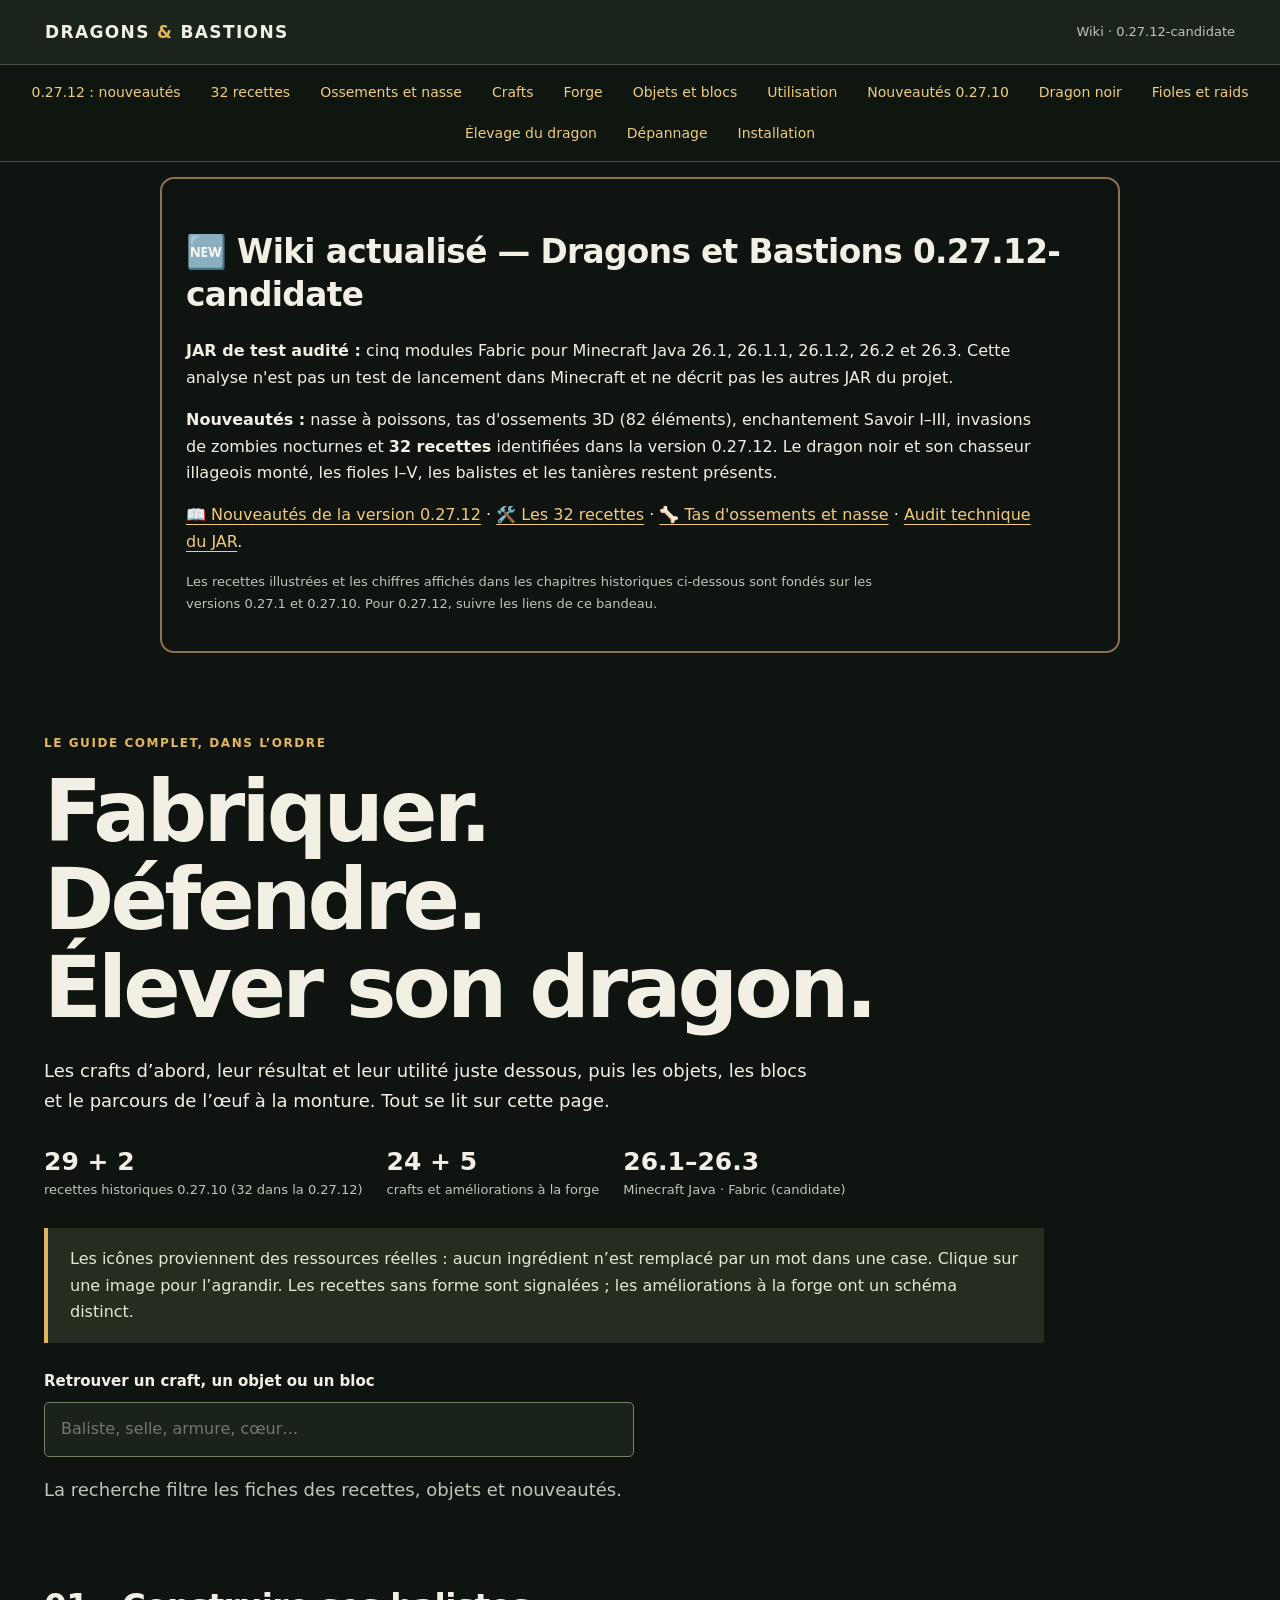
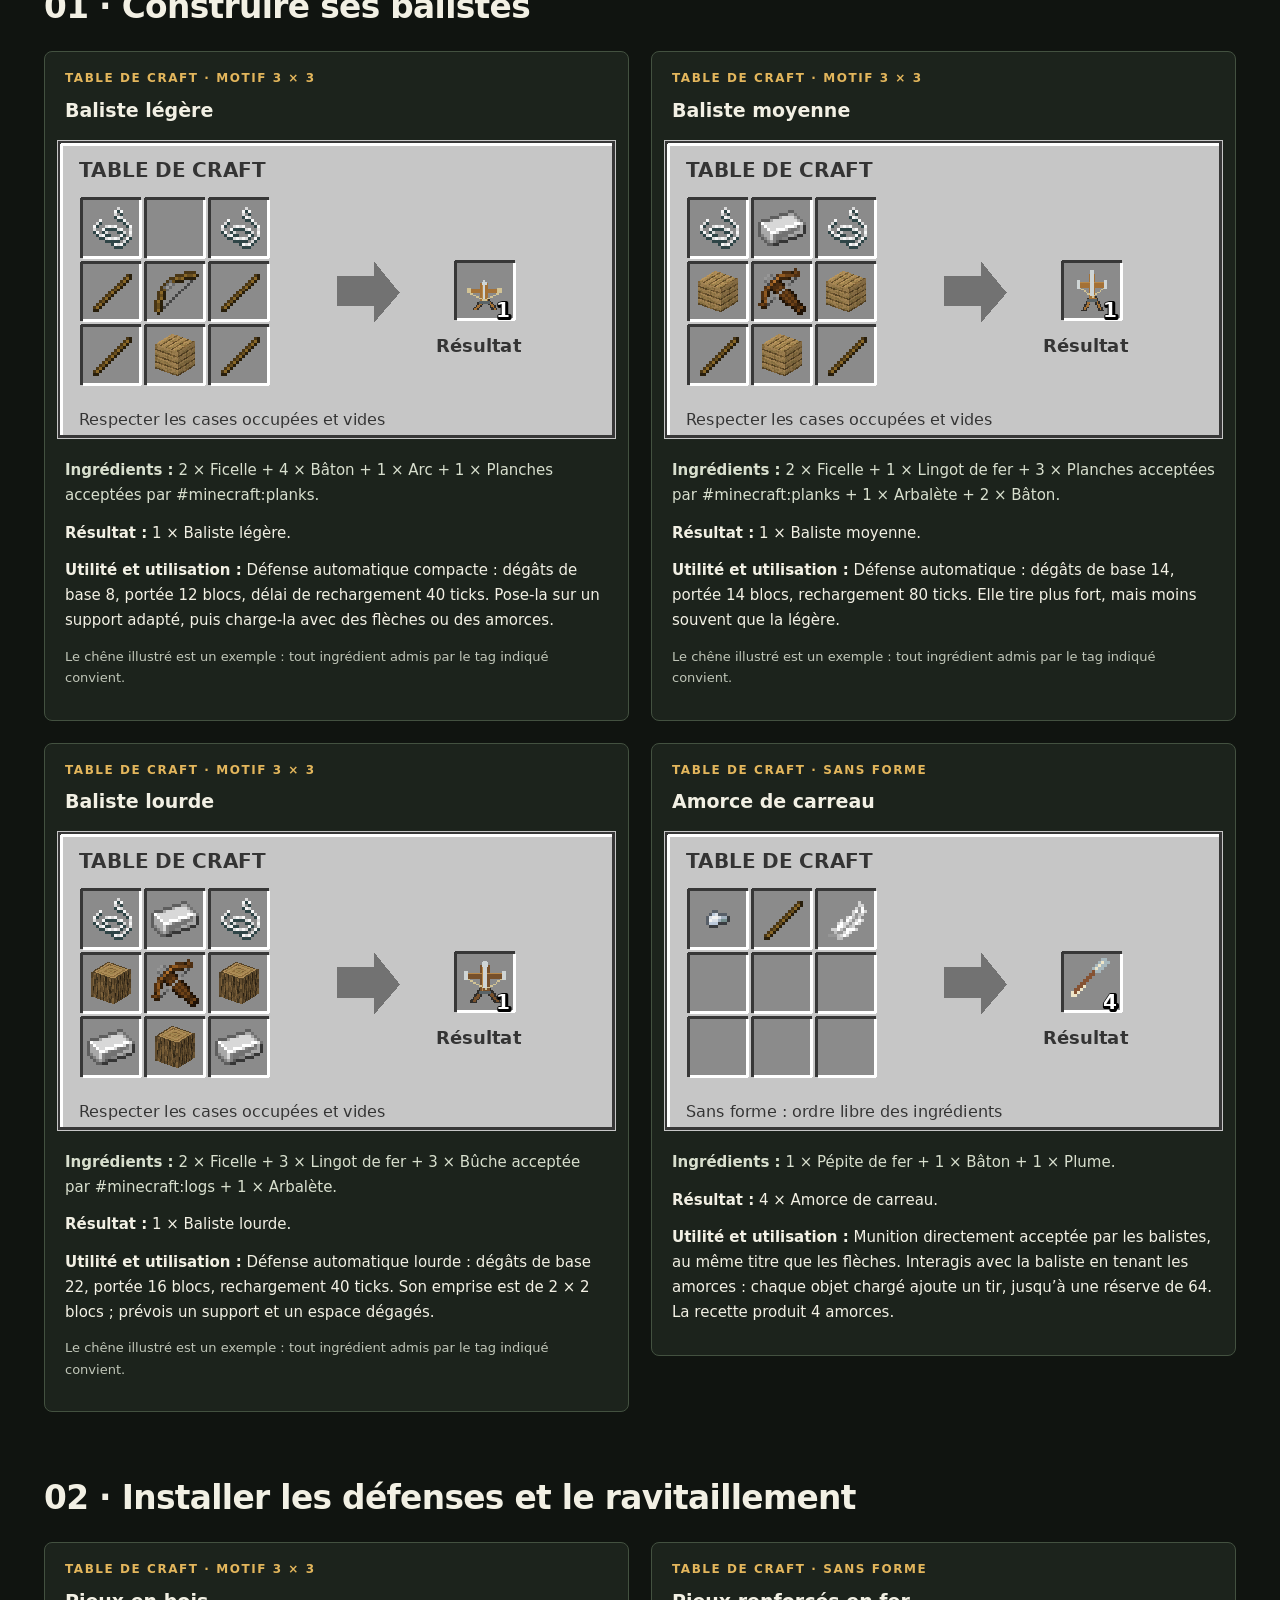
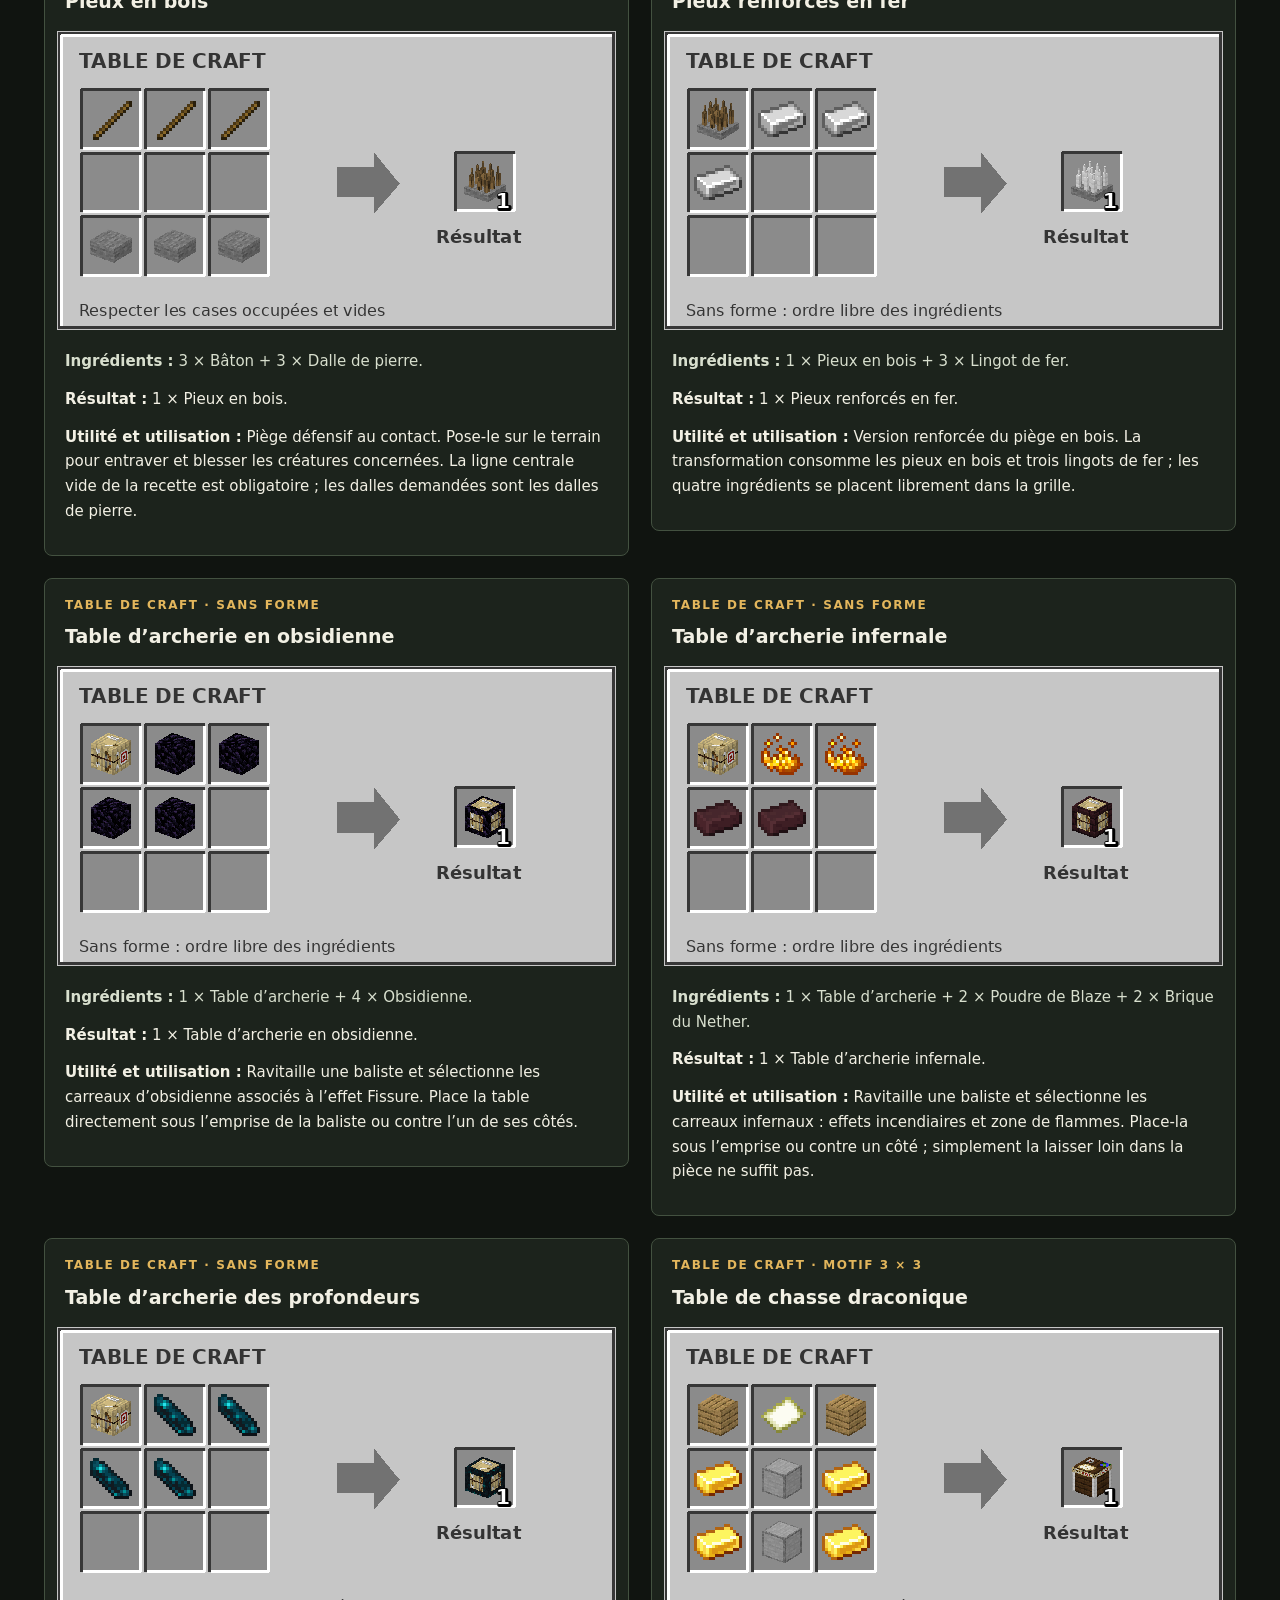
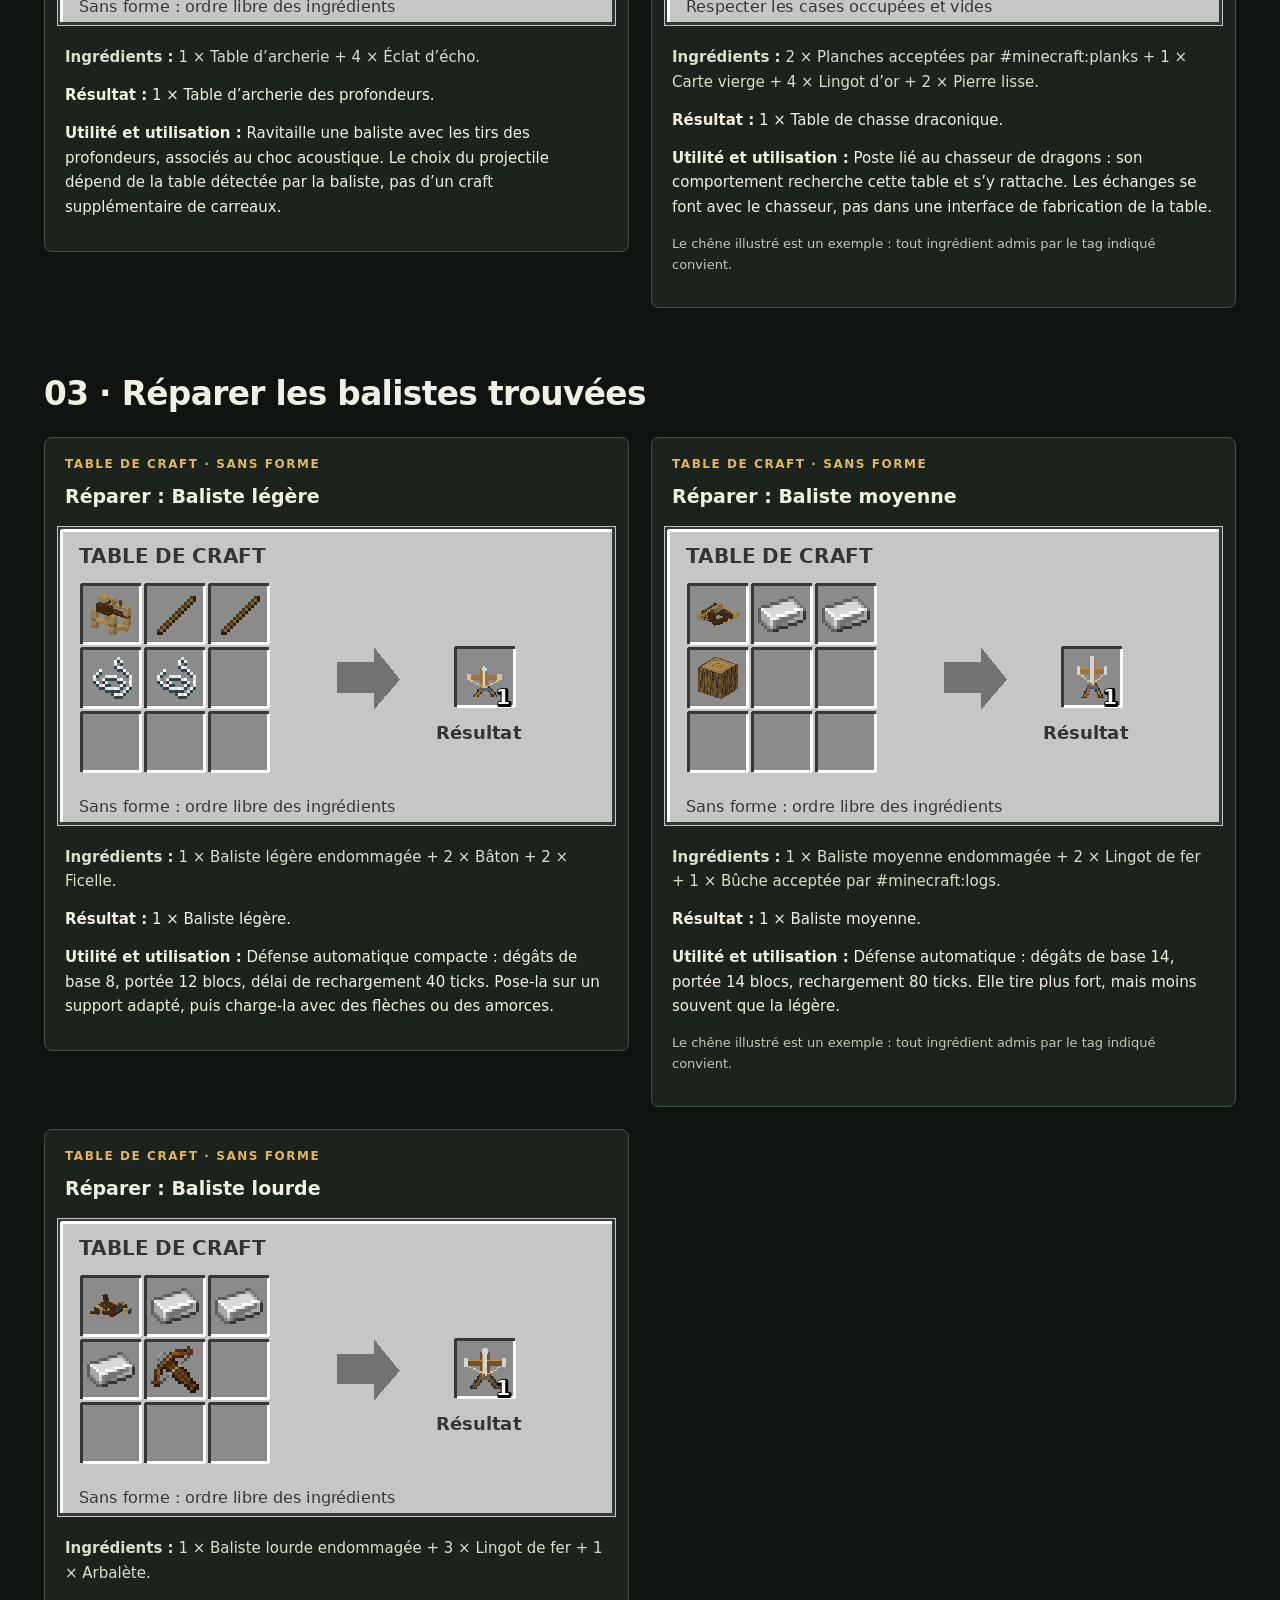
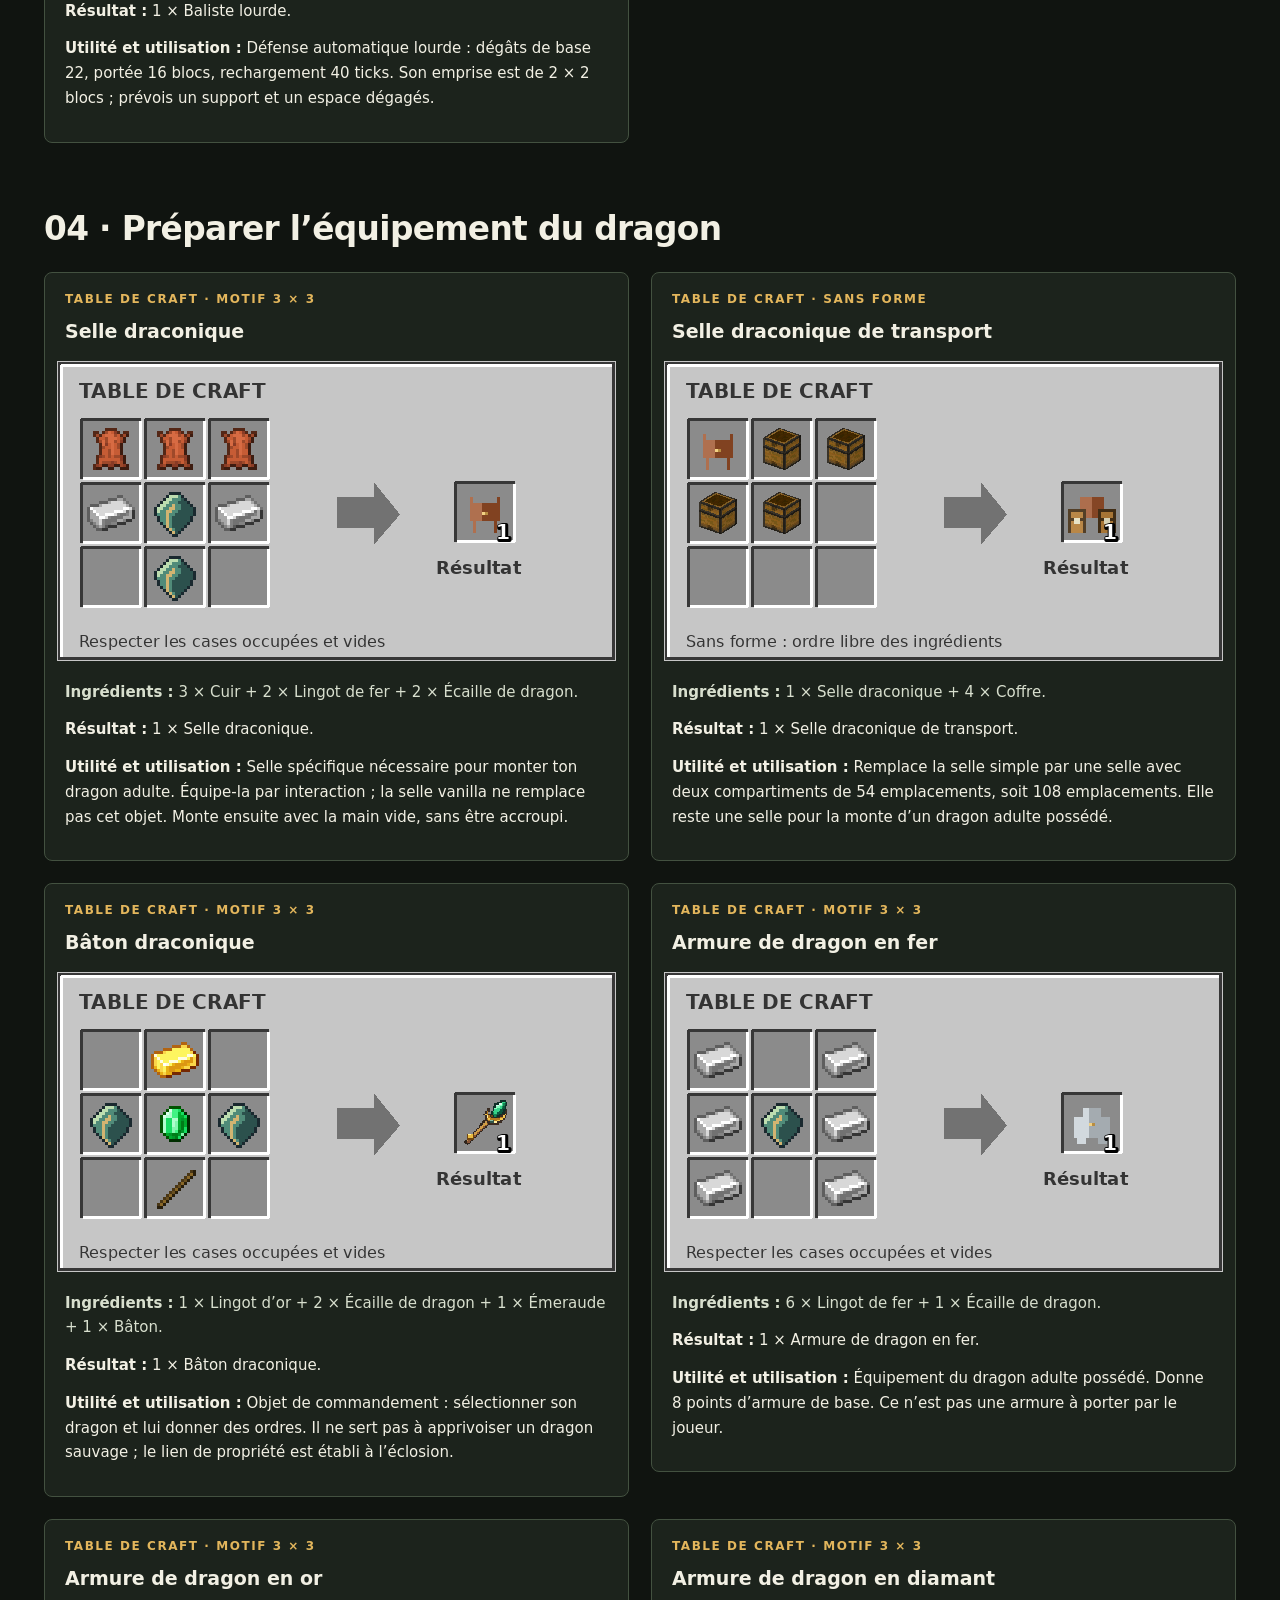
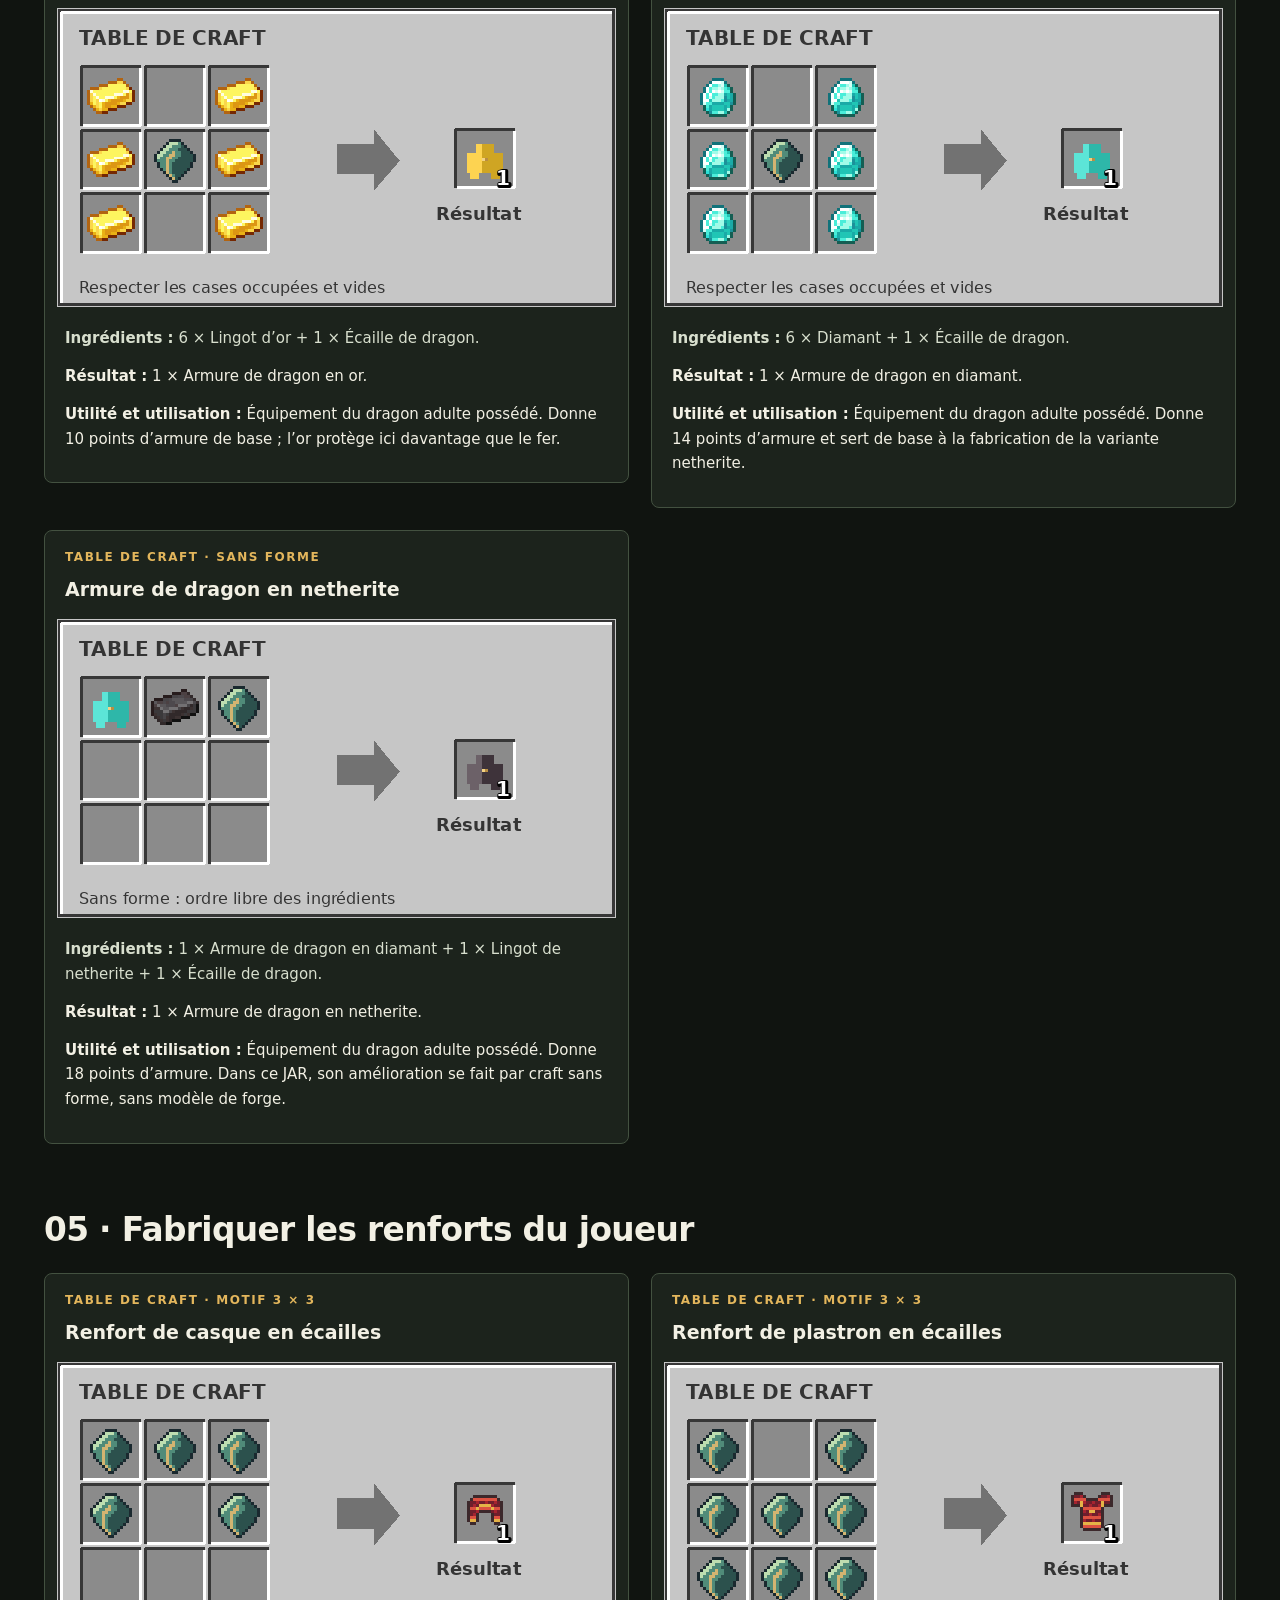
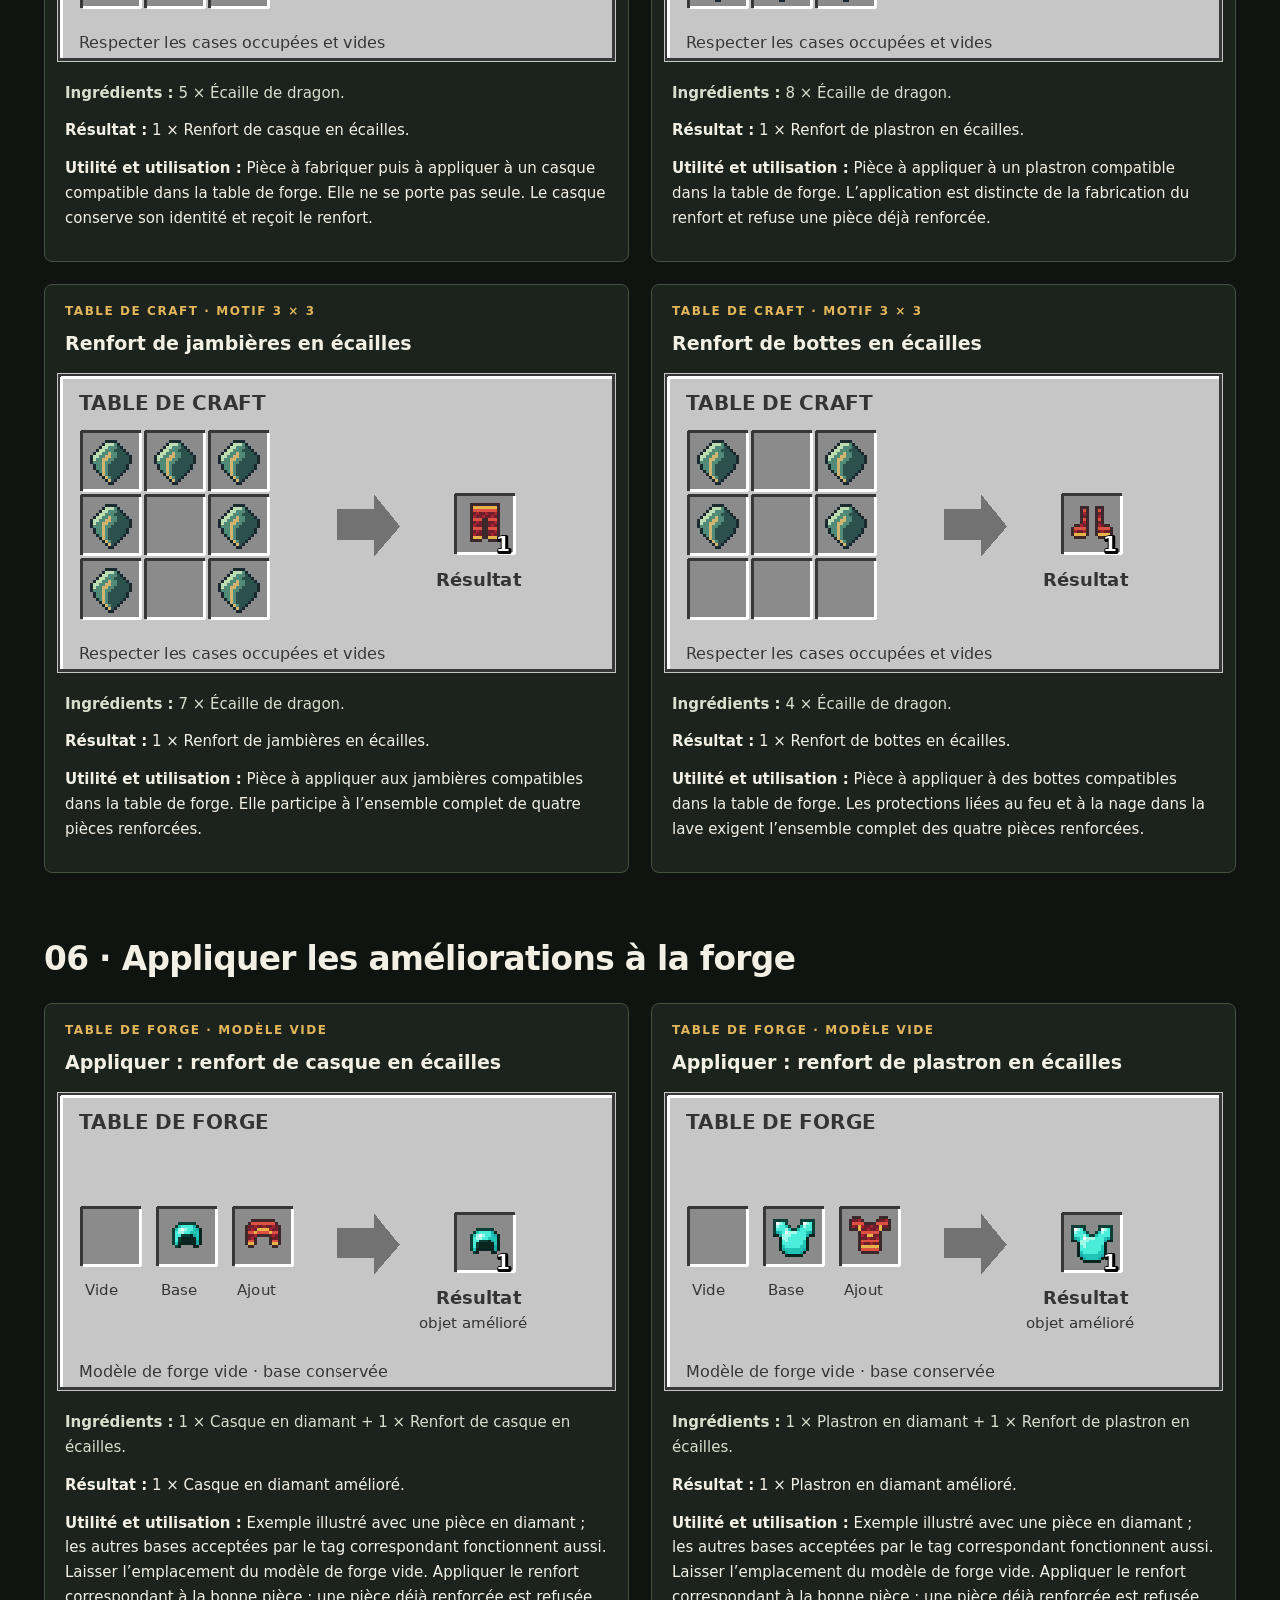
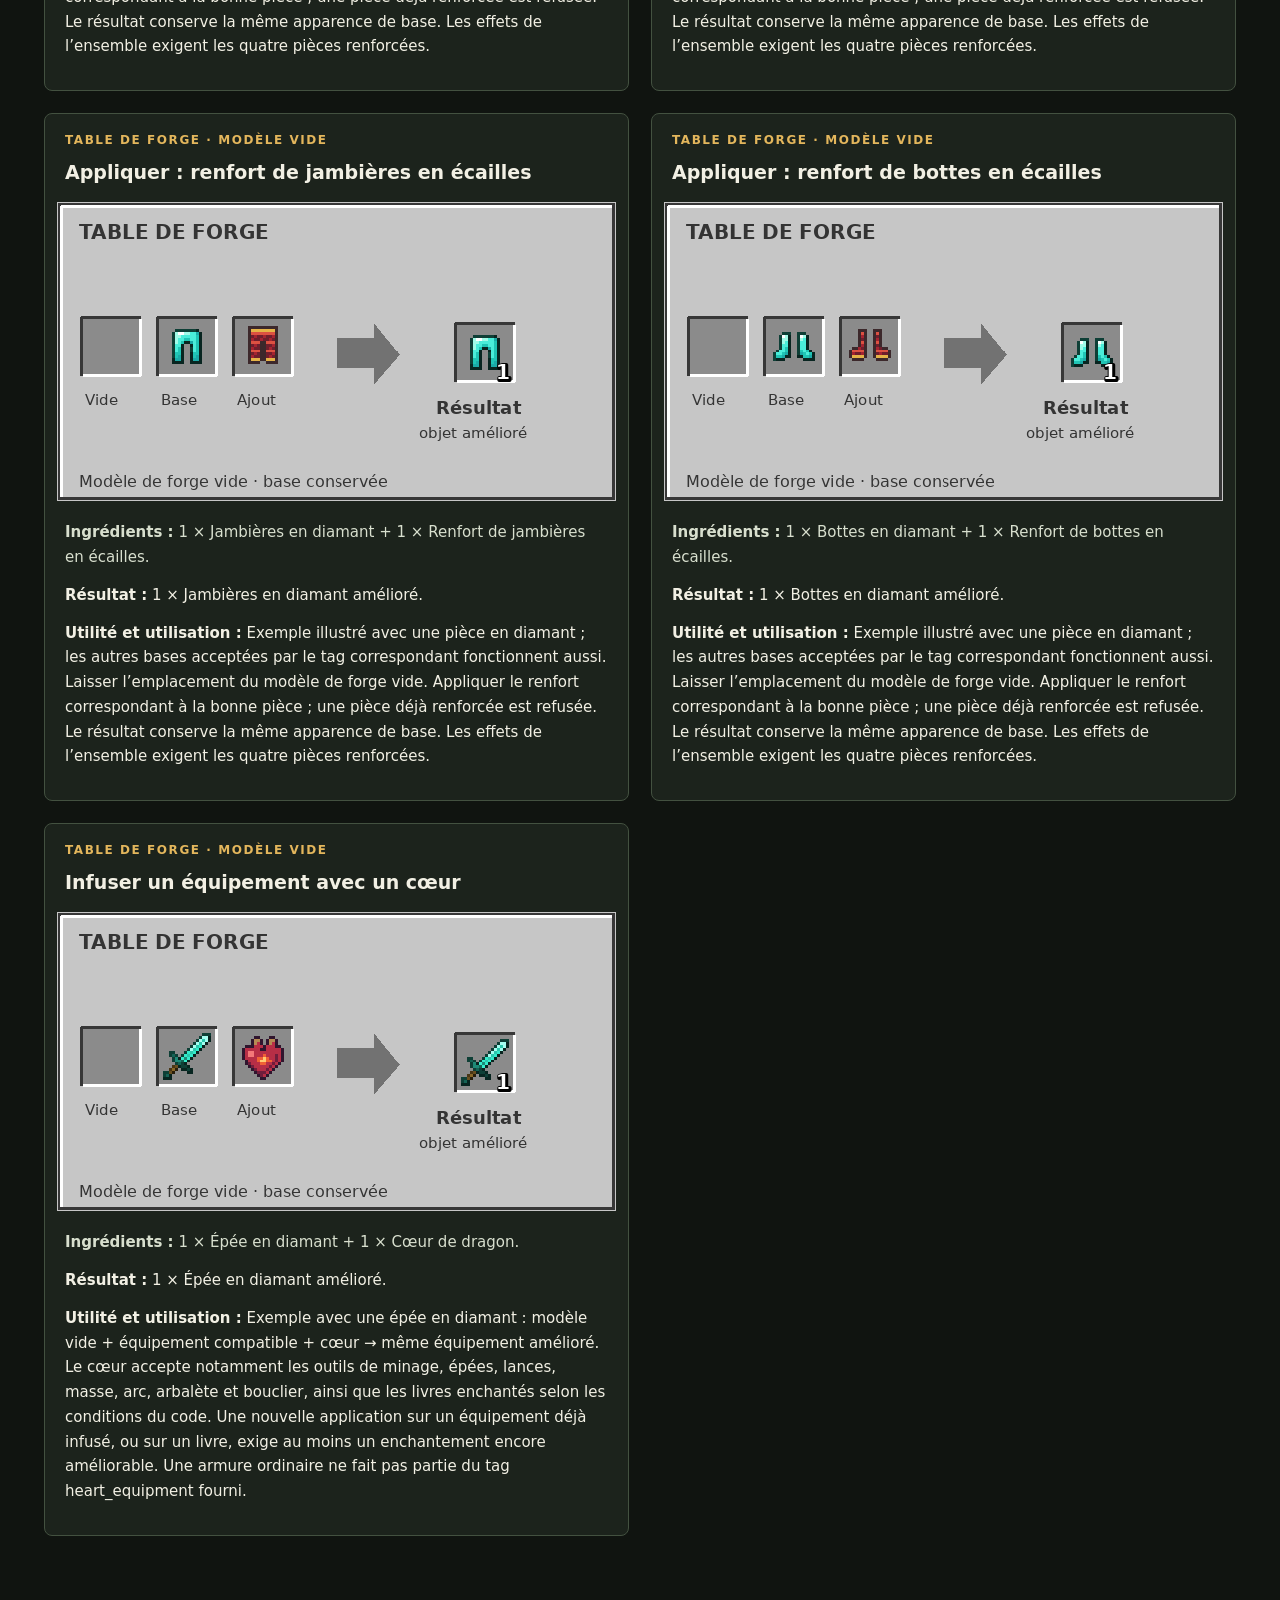
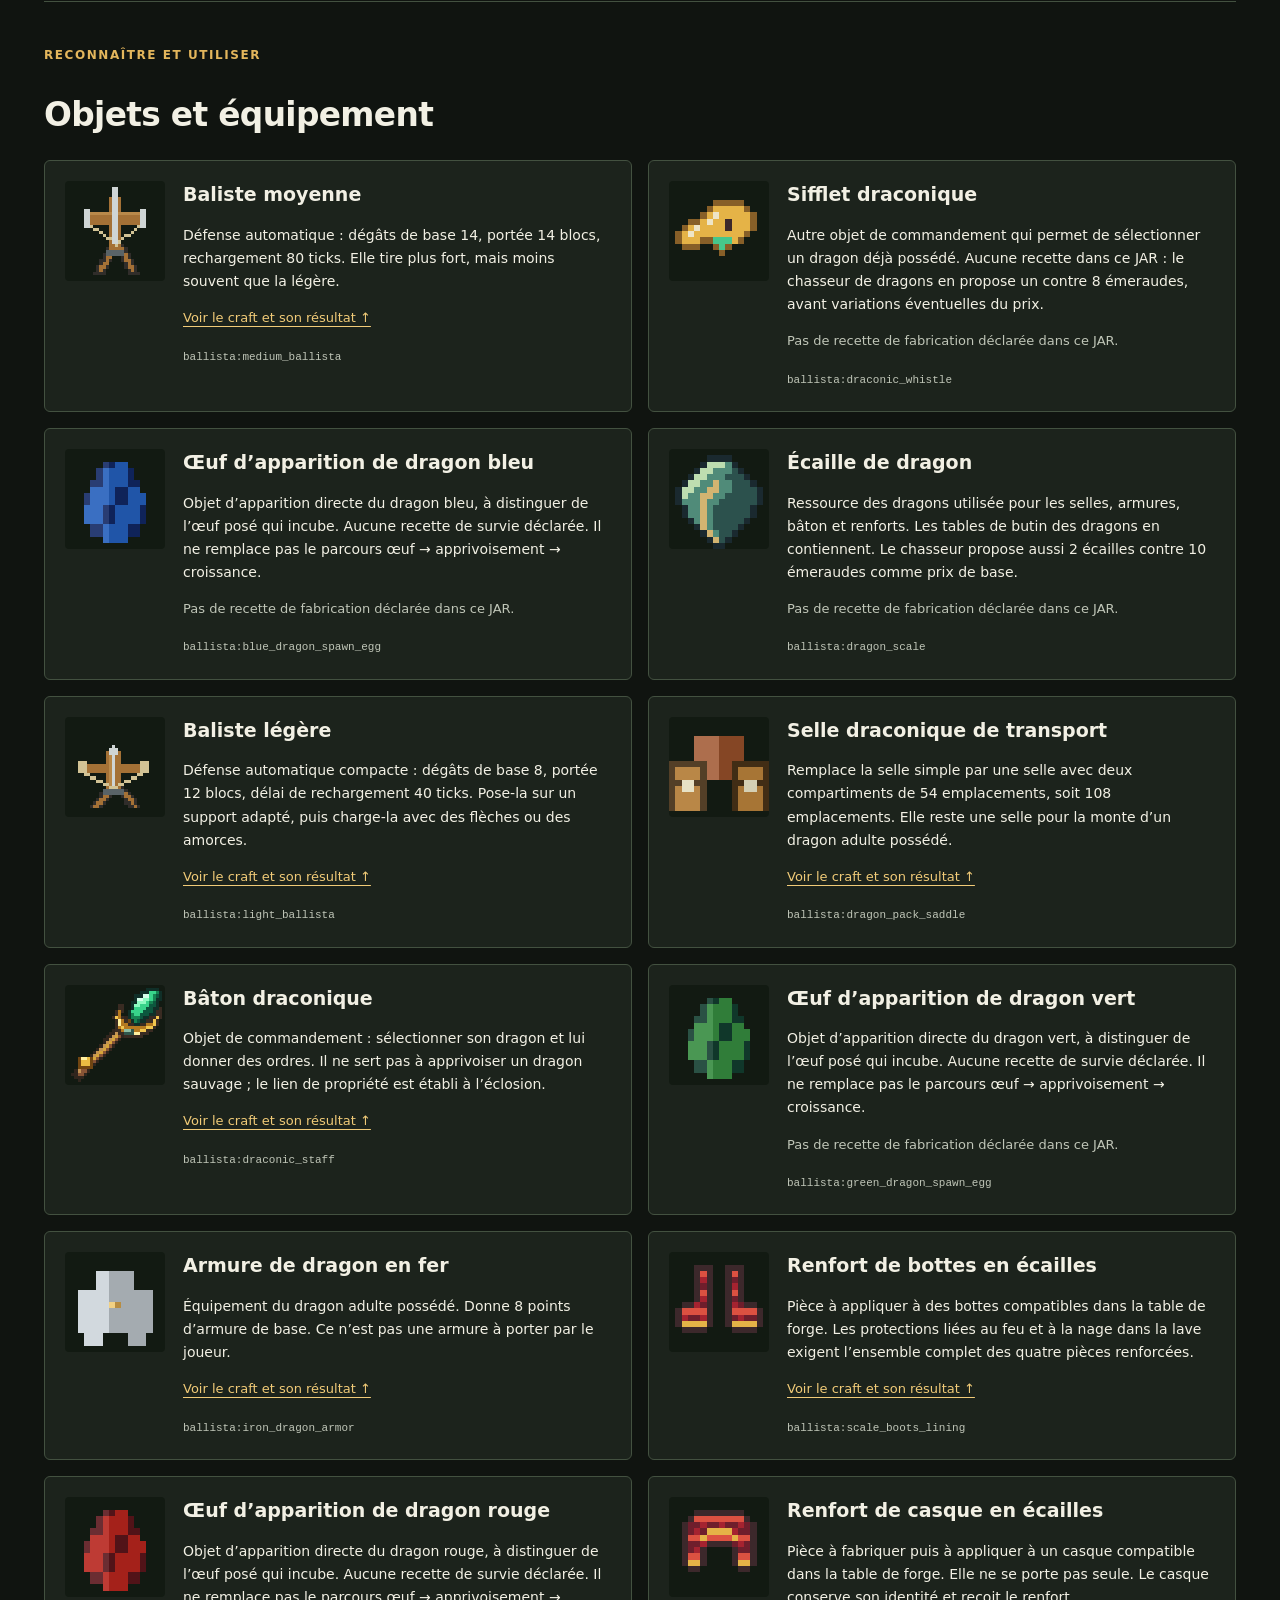
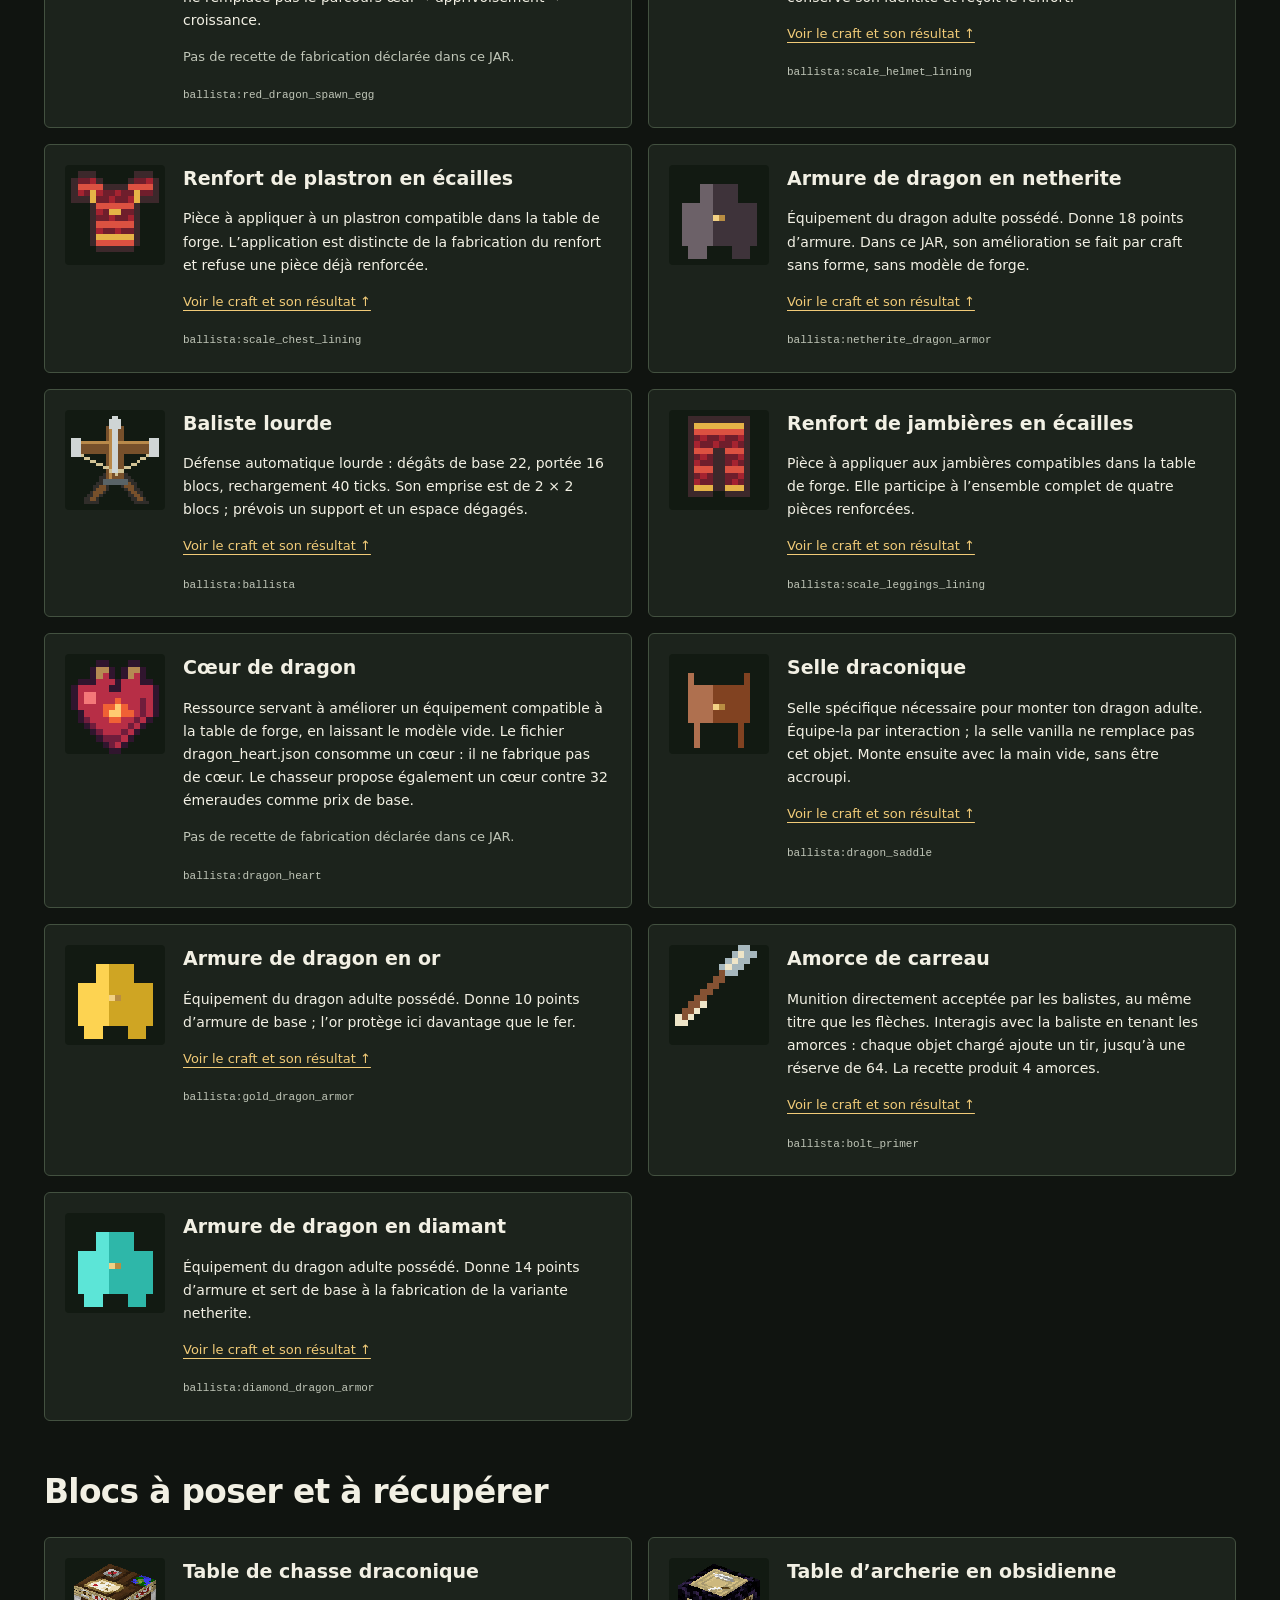
<file: site/index.html>
<!doctype html><html lang="fr"><head><meta charset="utf-8"><meta name="viewport" content="width=device-width,initial-scale=1"><title>Dragons et bastions — Crafts, objets et élevage des dragons</title><meta name="description" content="Tous les crafts illustrés avec ingrédients et résultat, objets et blocs, puis élevage des dragons : une seule page pour les versions 0.27.10 (nouveautés) et 0.27.1 (recettes illustrées)."><link rel="stylesheet" href="wiki.css"></head><body id="haut"><a class="skip" href="#crafts">Aller au contenu</a><header class="topbar"><a class="brand" href="#haut">DRAGONS <span>&</span> BASTIONS</a><span class="version">Wiki · 0.27.12-candidate</span></header><nav class="toc" aria-label="Sommaire de la page"><a href="maj-0-27-12.html">0.27.12 : nouveautés</a><a href="recettes-0-27-12.html">32 recettes</a><a href="blocs-0-27-12.html">Ossements et nasse</a><a href="#crafts">Crafts</a><a href="#forge-crafts">Forge</a><a href="#catalogue">Objets et blocs</a><a href="#utilisation-balistes">Utilisation</a><a href="#nouveautes">Nouveautés 0.27.10</a><a href="dragon-noir.html">Dragon noir</a><a href="raids-draconiques.html">Fioles et raids</a><a href="#elevage">Élevage du dragon</a><a href="#depannage">Dépannage</a><a href="#installation">Installation</a></nav><main><section class="guide" id="dernier-jar-02712" style="padding:24px;margin:15px auto;border:2px solid #8c7350;border-radius:14px"><h2>🆕 Wiki actualisé — Dragons et Bastions 0.27.12-candidate</h2><p><strong>JAR de test audité :</strong> cinq modules Fabric pour Minecraft Java 26.1, 26.1.1, 26.1.2, 26.2 et 26.3. Cette analyse n'est pas un test de lancement dans Minecraft et ne décrit pas les autres JAR du projet.</p><p><strong>Nouveautés :</strong> nasse à poissons, tas d'ossements 3D (82 éléments), enchantement Savoir I–III, invasions de zombies nocturnes et <strong>32 recettes</strong> identifiées dans la version 0.27.12. Le dragon noir et son chasseur illageois monté, les fioles I–V, les balistes et les tanières restent présents.</p><p><a href="maj-0-27-12.html">📖 Nouveautés de la version 0.27.12</a> · <a href="recettes-0-27-12.html">🛠️ Les 32 recettes</a> · <a href="blocs-0-27-12.html">🦴 Tas d'ossements et nasse</a> · <a href="https://github.com/ldjo86/Dragons-et-bastions/blob/main/ANALYSE_JAR_0_27_12.md">Audit technique du JAR</a>.</p><p class="small">Les recettes illustrées et les chiffres affichés dans les chapitres historiques ci-dessous sont fondés sur les versions 0.27.1 et 0.27.10. Pour 0.27.12, suivre les liens de ce bandeau.</p></section>
<section class="intro" id="crafts"><p class="eyebrow">LE GUIDE COMPLET, DANS L’ORDRE</p><h1>Fabriquer.<br>Défendre.<br>Élever son dragon.</h1><p>Les crafts d’abord, leur résultat et leur utilité juste dessous, puis les objets, les blocs et le parcours de l’œuf à la monture. Tout se lit sur cette page.</p><div class="stats"><span><b>29 + 2</b> recettes historiques 0.27.10 (32 dans la 0.27.12)</span><span><b>24 + 5</b> crafts et améliorations à la forge</span><span><b>26.1–26.3</b> Minecraft Java · Fabric (candidate)</span></div><aside class="notice">Les icônes proviennent des ressources réelles : aucun ingrédient n’est remplacé par un mot dans une case. Clique sur une image pour l’agrandir. Les recettes sans forme sont signalées ; les améliorations à la forge ont un schéma distinct.</aside><label class="search-label" for="recherche">Retrouver un craft, un objet ou un bloc</label><input type="search" id="recherche" placeholder="Baliste, selle, armure, cœur…"><p class="small" id="recherche-info" aria-live="polite">La recherche filtre les fiches des recettes, objets et nouveautés.</p></section><section class="recipe-group" id="balistes-crafts"><h2>01 · Construire ses balistes</h2><div class="recipe-grid"><article class="recipe searchable" id="craft-light_ballista"><p class="kicker">Table de craft · motif 3 × 3</p><h3>Baliste légère</h3><a href="generated/crafts/light_ballista.png" target="_blank" rel="noopener" aria-label="Agrandir : Baliste légère"><img src="generated/crafts/light_ballista.png" alt="Baliste légère. Cases : Ficelle / Case vide / Ficelle / Bâton / Arc / Bâton / Bâton / Planches acceptées par #minecraft:planks / Bâton. Résultat : 1 × Baliste légère." width="560" height="300" loading="lazy"></a><div class="recipe-text"><p class="materials"><b>Ingrédients :</b> 2 × Ficelle + 4 × Bâton + 1 × Arc + 1 × Planches acceptées par #minecraft:planks.</p><p><b>Résultat :</b> 1 × Baliste légère.</p><p><b>Utilité et utilisation :</b> Défense automatique compacte : dégâts de base 8, portée 12 blocs, délai de rechargement 40 ticks. Pose-la sur un support adapté, puis charge-la avec des flèches ou des amorces.</p><p class="small">Le chêne illustré est un exemple : tout ingrédient admis par le tag indiqué convient.</p></div></article><article class="recipe searchable" id="craft-medium_ballista"><p class="kicker">Table de craft · motif 3 × 3</p><h3>Baliste moyenne</h3><a href="generated/crafts/medium_ballista.png" target="_blank" rel="noopener" aria-label="Agrandir : Baliste moyenne"><img src="generated/crafts/medium_ballista.png" alt="Baliste moyenne. Cases : Ficelle / Lingot de fer / Ficelle / Planches acceptées par #minecraft:planks / Arbalète / Planches acceptées par #minecraft:planks / Bâton / Planches acceptées par #minecraft:planks / Bâton. Résultat : 1 × Baliste moyenne." width="560" height="300" loading="lazy"></a><div class="recipe-text"><p class="materials"><b>Ingrédients :</b> 2 × Ficelle + 1 × Lingot de fer + 3 × Planches acceptées par #minecraft:planks + 1 × Arbalète + 2 × Bâton.</p><p><b>Résultat :</b> 1 × Baliste moyenne.</p><p><b>Utilité et utilisation :</b> Défense automatique : dégâts de base 14, portée 14 blocs, rechargement 80 ticks. Elle tire plus fort, mais moins souvent que la légère.</p><p class="small">Le chêne illustré est un exemple : tout ingrédient admis par le tag indiqué convient.</p></div></article><article class="recipe searchable" id="craft-ballista"><p class="kicker">Table de craft · motif 3 × 3</p><h3>Baliste lourde</h3><a href="generated/crafts/ballista.png" target="_blank" rel="noopener" aria-label="Agrandir : Baliste lourde"><img src="generated/crafts/ballista.png" alt="Baliste lourde. Cases : Ficelle / Lingot de fer / Ficelle / Bûche acceptée par #minecraft:logs / Arbalète / Bûche acceptée par #minecraft:logs / Lingot de fer / Bûche acceptée par #minecraft:logs / Lingot de fer. Résultat : 1 × Baliste lourde." width="560" height="300" loading="lazy"></a><div class="recipe-text"><p class="materials"><b>Ingrédients :</b> 2 × Ficelle + 3 × Lingot de fer + 3 × Bûche acceptée par #minecraft:logs + 1 × Arbalète.</p><p><b>Résultat :</b> 1 × Baliste lourde.</p><p><b>Utilité et utilisation :</b> Défense automatique lourde : dégâts de base 22, portée 16 blocs, rechargement 40 ticks. Son emprise est de 2 × 2 blocs ; prévois un support et un espace dégagés.</p><p class="small">Le chêne illustré est un exemple : tout ingrédient admis par le tag indiqué convient.</p></div></article><article class="recipe searchable" id="craft-bolt_primer"><p class="kicker">Table de craft · sans forme</p><h3>Amorce de carreau</h3><a href="generated/crafts/bolt_primer.png" target="_blank" rel="noopener" aria-label="Agrandir : Amorce de carreau"><img src="generated/crafts/bolt_primer.png" alt="Amorce de carreau. Cases : Pépite de fer / Bâton / Plume / Case vide / Case vide / Case vide / Case vide / Case vide / Case vide. Résultat : 4 × Amorce de carreau." width="560" height="300" loading="lazy"></a><div class="recipe-text"><p class="materials"><b>Ingrédients :</b> 1 × Pépite de fer + 1 × Bâton + 1 × Plume.</p><p><b>Résultat :</b> 4 × Amorce de carreau.</p><p><b>Utilité et utilisation :</b> Munition directement acceptée par les balistes, au même titre que les flèches. Interagis avec la baliste en tenant les amorces : chaque objet chargé ajoute un tir, jusqu’à une réserve de 64. La recette produit 4 amorces.</p></div></article></div></section><section class="recipe-group" id="defenses-crafts"><h2>02 · Installer les défenses et le ravitaillement</h2><div class="recipe-grid"><article class="recipe searchable" id="craft-wooden_spikes"><p class="kicker">Table de craft · motif 3 × 3</p><h3>Pieux en bois</h3><a href="generated/crafts/wooden_spikes.png" target="_blank" rel="noopener" aria-label="Agrandir : Pieux en bois"><img src="generated/crafts/wooden_spikes.png" alt="Pieux en bois. Cases : Bâton / Bâton / Bâton / Case vide / Case vide / Case vide / Dalle de pierre / Dalle de pierre / Dalle de pierre. Résultat : 1 × Pieux en bois." width="560" height="300" loading="lazy"></a><div class="recipe-text"><p class="materials"><b>Ingrédients :</b> 3 × Bâton + 3 × Dalle de pierre.</p><p><b>Résultat :</b> 1 × Pieux en bois.</p><p><b>Utilité et utilisation :</b> Piège défensif au contact. Pose-le sur le terrain pour entraver et blesser les créatures concernées. La ligne centrale vide de la recette est obligatoire ; les dalles demandées sont les dalles de pierre.</p></div></article><article class="recipe searchable" id="craft-iron_spikes"><p class="kicker">Table de craft · sans forme</p><h3>Pieux renforcés en fer</h3><a href="generated/crafts/iron_spikes.png" target="_blank" rel="noopener" aria-label="Agrandir : Pieux renforcés en fer"><img src="generated/crafts/iron_spikes.png" alt="Pieux renforcés en fer. Cases : Pieux en bois / Lingot de fer / Lingot de fer / Lingot de fer / Case vide / Case vide / Case vide / Case vide / Case vide. Résultat : 1 × Pieux renforcés en fer." width="560" height="300" loading="lazy"></a><div class="recipe-text"><p class="materials"><b>Ingrédients :</b> 1 × Pieux en bois + 3 × Lingot de fer.</p><p><b>Résultat :</b> 1 × Pieux renforcés en fer.</p><p><b>Utilité et utilisation :</b> Version renforcée du piège en bois. La transformation consomme les pieux en bois et trois lingots de fer ; les quatre ingrédients se placent librement dans la grille.</p></div></article><article class="recipe searchable" id="craft-obsidian_fletching_table"><p class="kicker">Table de craft · sans forme</p><h3>Table d’archerie en obsidienne</h3><a href="generated/crafts/obsidian_fletching_table.png" target="_blank" rel="noopener" aria-label="Agrandir : Table d’archerie en obsidienne"><img src="generated/crafts/obsidian_fletching_table.png" alt="Table d’archerie en obsidienne. Cases : Table d’archerie / Obsidienne / Obsidienne / Obsidienne / Obsidienne / Case vide / Case vide / Case vide / Case vide. Résultat : 1 × Table d’archerie en obsidienne." width="560" height="300" loading="lazy"></a><div class="recipe-text"><p class="materials"><b>Ingrédients :</b> 1 × Table d’archerie + 4 × Obsidienne.</p><p><b>Résultat :</b> 1 × Table d’archerie en obsidienne.</p><p><b>Utilité et utilisation :</b> Ravitaille une baliste et sélectionne les carreaux d’obsidienne associés à l’effet Fissure. Place la table directement sous l’emprise de la baliste ou contre l’un de ses côtés.</p></div></article><article class="recipe searchable" id="craft-infernal_fletching_table"><p class="kicker">Table de craft · sans forme</p><h3>Table d’archerie infernale</h3><a href="generated/crafts/infernal_fletching_table.png" target="_blank" rel="noopener" aria-label="Agrandir : Table d’archerie infernale"><img src="generated/crafts/infernal_fletching_table.png" alt="Table d’archerie infernale. Cases : Table d’archerie / Poudre de Blaze / Poudre de Blaze / Brique du Nether / Brique du Nether / Case vide / Case vide / Case vide / Case vide. Résultat : 1 × Table d’archerie infernale." width="560" height="300" loading="lazy"></a><div class="recipe-text"><p class="materials"><b>Ingrédients :</b> 1 × Table d’archerie + 2 × Poudre de Blaze + 2 × Brique du Nether.</p><p><b>Résultat :</b> 1 × Table d’archerie infernale.</p><p><b>Utilité et utilisation :</b> Ravitaille une baliste et sélectionne les carreaux infernaux : effets incendiaires et zone de flammes. Place-la sous l’emprise ou contre un côté ; simplement la laisser loin dans la pièce ne suffit pas.</p></div></article><article class="recipe searchable" id="craft-echo_fletching_table"><p class="kicker">Table de craft · sans forme</p><h3>Table d’archerie des profondeurs</h3><a href="generated/crafts/echo_fletching_table.png" target="_blank" rel="noopener" aria-label="Agrandir : Table d’archerie des profondeurs"><img src="generated/crafts/echo_fletching_table.png" alt="Table d’archerie des profondeurs. Cases : Table d’archerie / Éclat d’écho / Éclat d’écho / Éclat d’écho / Éclat d’écho / Case vide / Case vide / Case vide / Case vide. Résultat : 1 × Table d’archerie des profondeurs." width="560" height="300" loading="lazy"></a><div class="recipe-text"><p class="materials"><b>Ingrédients :</b> 1 × Table d’archerie + 4 × Éclat d’écho.</p><p><b>Résultat :</b> 1 × Table d’archerie des profondeurs.</p><p><b>Utilité et utilisation :</b> Ravitaille une baliste avec les tirs des profondeurs, associés au choc acoustique. Le choix du projectile dépend de la table détectée par la baliste, pas d’un craft supplémentaire de carreaux.</p></div></article><article class="recipe searchable" id="craft-dragon_hunter_table"><p class="kicker">Table de craft · motif 3 × 3</p><h3>Table de chasse draconique</h3><a href="generated/crafts/dragon_hunter_table.png" target="_blank" rel="noopener" aria-label="Agrandir : Table de chasse draconique"><img src="generated/crafts/dragon_hunter_table.png" alt="Table de chasse draconique. Cases : Planches acceptées par #minecraft:planks / Carte vierge / Planches acceptées par #minecraft:planks / Lingot d’or / Pierre lisse / Lingot d’or / Lingot d’or / Pierre lisse / Lingot d’or. Résultat : 1 × Table de chasse draconique." width="560" height="300" loading="lazy"></a><div class="recipe-text"><p class="materials"><b>Ingrédients :</b> 2 × Planches acceptées par #minecraft:planks + 1 × Carte vierge + 4 × Lingot d’or + 2 × Pierre lisse.</p><p><b>Résultat :</b> 1 × Table de chasse draconique.</p><p><b>Utilité et utilisation :</b> Poste lié au chasseur de dragons : son comportement recherche cette table et s’y rattache. Les échanges se font avec le chasseur, pas dans une interface de fabrication de la table.</p><p class="small">Le chêne illustré est un exemple : tout ingrédient admis par le tag indiqué convient.</p></div></article></div></section><section class="recipe-group" id="reparations-crafts"><h2>03 · Réparer les balistes trouvées</h2><div class="recipe-grid"><article class="recipe searchable" id="craft-repair_light_ballista"><p class="kicker">Table de craft · sans forme</p><h3>Réparer : Baliste légère</h3><a href="generated/crafts/repair_light_ballista.png" target="_blank" rel="noopener" aria-label="Agrandir : Réparer : Baliste légère"><img src="generated/crafts/repair_light_ballista.png" alt="Réparer : Baliste légère. Cases : Baliste légère endommagée / Bâton / Bâton / Ficelle / Ficelle / Case vide / Case vide / Case vide / Case vide. Résultat : 1 × Baliste légère." width="560" height="300" loading="lazy"></a><div class="recipe-text"><p class="materials"><b>Ingrédients :</b> 1 × Baliste légère endommagée + 2 × Bâton + 2 × Ficelle.</p><p><b>Résultat :</b> 1 × Baliste légère.</p><p><b>Utilité et utilisation :</b> Défense automatique compacte : dégâts de base 8, portée 12 blocs, délai de rechargement 40 ticks. Pose-la sur un support adapté, puis charge-la avec des flèches ou des amorces.</p></div></article><article class="recipe searchable" id="craft-repair_medium_ballista"><p class="kicker">Table de craft · sans forme</p><h3>Réparer : Baliste moyenne</h3><a href="generated/crafts/repair_medium_ballista.png" target="_blank" rel="noopener" aria-label="Agrandir : Réparer : Baliste moyenne"><img src="generated/crafts/repair_medium_ballista.png" alt="Réparer : Baliste moyenne. Cases : Baliste moyenne endommagée / Lingot de fer / Lingot de fer / Bûche acceptée par #minecraft:logs / Case vide / Case vide / Case vide / Case vide / Case vide. Résultat : 1 × Baliste moyenne." width="560" height="300" loading="lazy"></a><div class="recipe-text"><p class="materials"><b>Ingrédients :</b> 1 × Baliste moyenne endommagée + 2 × Lingot de fer + 1 × Bûche acceptée par #minecraft:logs.</p><p><b>Résultat :</b> 1 × Baliste moyenne.</p><p><b>Utilité et utilisation :</b> Défense automatique : dégâts de base 14, portée 14 blocs, rechargement 80 ticks. Elle tire plus fort, mais moins souvent que la légère.</p><p class="small">Le chêne illustré est un exemple : tout ingrédient admis par le tag indiqué convient.</p></div></article><article class="recipe searchable" id="craft-repair_heavy_ballista"><p class="kicker">Table de craft · sans forme</p><h3>Réparer : Baliste lourde</h3><a href="generated/crafts/repair_heavy_ballista.png" target="_blank" rel="noopener" aria-label="Agrandir : Réparer : Baliste lourde"><img src="generated/crafts/repair_heavy_ballista.png" alt="Réparer : Baliste lourde. Cases : Baliste lourde endommagée / Lingot de fer / Lingot de fer / Lingot de fer / Arbalète / Case vide / Case vide / Case vide / Case vide. Résultat : 1 × Baliste lourde." width="560" height="300" loading="lazy"></a><div class="recipe-text"><p class="materials"><b>Ingrédients :</b> 1 × Baliste lourde endommagée + 3 × Lingot de fer + 1 × Arbalète.</p><p><b>Résultat :</b> 1 × Baliste lourde.</p><p><b>Utilité et utilisation :</b> Défense automatique lourde : dégâts de base 22, portée 16 blocs, rechargement 40 ticks. Son emprise est de 2 × 2 blocs ; prévois un support et un espace dégagés.</p></div></article></div></section><section class="recipe-group" id="equipements-crafts"><h2>04 · Préparer l’équipement du dragon</h2><div class="recipe-grid"><article class="recipe searchable" id="craft-dragon_saddle"><p class="kicker">Table de craft · motif 3 × 3</p><h3>Selle draconique</h3><a href="generated/crafts/dragon_saddle.png" target="_blank" rel="noopener" aria-label="Agrandir : Selle draconique"><img src="generated/crafts/dragon_saddle.png" alt="Selle draconique. Cases : Cuir / Cuir / Cuir / Lingot de fer / Écaille de dragon / Lingot de fer / Case vide / Écaille de dragon / Case vide. Résultat : 1 × Selle draconique." width="560" height="300" loading="lazy"></a><div class="recipe-text"><p class="materials"><b>Ingrédients :</b> 3 × Cuir + 2 × Lingot de fer + 2 × Écaille de dragon.</p><p><b>Résultat :</b> 1 × Selle draconique.</p><p><b>Utilité et utilisation :</b> Selle spécifique nécessaire pour monter ton dragon adulte. Équipe-la par interaction ; la selle vanilla ne remplace pas cet objet. Monte ensuite avec la main vide, sans être accroupi.</p></div></article><article class="recipe searchable" id="craft-dragon_pack_saddle"><p class="kicker">Table de craft · sans forme</p><h3>Selle draconique de transport</h3><a href="generated/crafts/dragon_pack_saddle.png" target="_blank" rel="noopener" aria-label="Agrandir : Selle draconique de transport"><img src="generated/crafts/dragon_pack_saddle.png" alt="Selle draconique de transport. Cases : Selle draconique / Coffre / Coffre / Coffre / Coffre / Case vide / Case vide / Case vide / Case vide. Résultat : 1 × Selle draconique de transport." width="560" height="300" loading="lazy"></a><div class="recipe-text"><p class="materials"><b>Ingrédients :</b> 1 × Selle draconique + 4 × Coffre.</p><p><b>Résultat :</b> 1 × Selle draconique de transport.</p><p><b>Utilité et utilisation :</b> Remplace la selle simple par une selle avec deux compartiments de 54 emplacements, soit 108 emplacements. Elle reste une selle pour la monte d’un dragon adulte possédé.</p></div></article><article class="recipe searchable" id="craft-draconic_staff"><p class="kicker">Table de craft · motif 3 × 3</p><h3>Bâton draconique</h3><a href="generated/crafts/draconic_staff.png" target="_blank" rel="noopener" aria-label="Agrandir : Bâton draconique"><img src="generated/crafts/draconic_staff.png" alt="Bâton draconique. Cases : Case vide / Lingot d’or / Case vide / Écaille de dragon / Émeraude / Écaille de dragon / Case vide / Bâton / Case vide. Résultat : 1 × Bâton draconique." width="560" height="300" loading="lazy"></a><div class="recipe-text"><p class="materials"><b>Ingrédients :</b> 1 × Lingot d’or + 2 × Écaille de dragon + 1 × Émeraude + 1 × Bâton.</p><p><b>Résultat :</b> 1 × Bâton draconique.</p><p><b>Utilité et utilisation :</b> Objet de commandement : sélectionner son dragon et lui donner des ordres. Il ne sert pas à apprivoiser un dragon sauvage ; le lien de propriété est établi à l’éclosion.</p></div></article><article class="recipe searchable" id="craft-iron_dragon_armor"><p class="kicker">Table de craft · motif 3 × 3</p><h3>Armure de dragon en fer</h3><a href="generated/crafts/iron_dragon_armor.png" target="_blank" rel="noopener" aria-label="Agrandir : Armure de dragon en fer"><img src="generated/crafts/iron_dragon_armor.png" alt="Armure de dragon en fer. Cases : Lingot de fer / Case vide / Lingot de fer / Lingot de fer / Écaille de dragon / Lingot de fer / Lingot de fer / Case vide / Lingot de fer. Résultat : 1 × Armure de dragon en fer." width="560" height="300" loading="lazy"></a><div class="recipe-text"><p class="materials"><b>Ingrédients :</b> 6 × Lingot de fer + 1 × Écaille de dragon.</p><p><b>Résultat :</b> 1 × Armure de dragon en fer.</p><p><b>Utilité et utilisation :</b> Équipement du dragon adulte possédé. Donne 8 points d’armure de base. Ce n’est pas une armure à porter par le joueur.</p></div></article><article class="recipe searchable" id="craft-gold_dragon_armor"><p class="kicker">Table de craft · motif 3 × 3</p><h3>Armure de dragon en or</h3><a href="generated/crafts/gold_dragon_armor.png" target="_blank" rel="noopener" aria-label="Agrandir : Armure de dragon en or"><img src="generated/crafts/gold_dragon_armor.png" alt="Armure de dragon en or. Cases : Lingot d’or / Case vide / Lingot d’or / Lingot d’or / Écaille de dragon / Lingot d’or / Lingot d’or / Case vide / Lingot d’or. Résultat : 1 × Armure de dragon en or." width="560" height="300" loading="lazy"></a><div class="recipe-text"><p class="materials"><b>Ingrédients :</b> 6 × Lingot d’or + 1 × Écaille de dragon.</p><p><b>Résultat :</b> 1 × Armure de dragon en or.</p><p><b>Utilité et utilisation :</b> Équipement du dragon adulte possédé. Donne 10 points d’armure de base ; l’or protège ici davantage que le fer.</p></div></article><article class="recipe searchable" id="craft-diamond_dragon_armor"><p class="kicker">Table de craft · motif 3 × 3</p><h3>Armure de dragon en diamant</h3><a href="generated/crafts/diamond_dragon_armor.png" target="_blank" rel="noopener" aria-label="Agrandir : Armure de dragon en diamant"><img src="generated/crafts/diamond_dragon_armor.png" alt="Armure de dragon en diamant. Cases : Diamant / Case vide / Diamant / Diamant / Écaille de dragon / Diamant / Diamant / Case vide / Diamant. Résultat : 1 × Armure de dragon en diamant." width="560" height="300" loading="lazy"></a><div class="recipe-text"><p class="materials"><b>Ingrédients :</b> 6 × Diamant + 1 × Écaille de dragon.</p><p><b>Résultat :</b> 1 × Armure de dragon en diamant.</p><p><b>Utilité et utilisation :</b> Équipement du dragon adulte possédé. Donne 14 points d’armure et sert de base à la fabrication de la variante netherite.</p></div></article><article class="recipe searchable" id="craft-netherite_dragon_armor"><p class="kicker">Table de craft · sans forme</p><h3>Armure de dragon en netherite</h3><a href="generated/crafts/netherite_dragon_armor.png" target="_blank" rel="noopener" aria-label="Agrandir : Armure de dragon en netherite"><img src="generated/crafts/netherite_dragon_armor.png" alt="Armure de dragon en netherite. Cases : Armure de dragon en diamant / Lingot de netherite / Écaille de dragon / Case vide / Case vide / Case vide / Case vide / Case vide / Case vide. Résultat : 1 × Armure de dragon en netherite." width="560" height="300" loading="lazy"></a><div class="recipe-text"><p class="materials"><b>Ingrédients :</b> 1 × Armure de dragon en diamant + 1 × Lingot de netherite + 1 × Écaille de dragon.</p><p><b>Résultat :</b> 1 × Armure de dragon en netherite.</p><p><b>Utilité et utilisation :</b> Équipement du dragon adulte possédé. Donne 18 points d’armure. Dans ce JAR, son amélioration se fait par craft sans forme, sans modèle de forge.</p></div></article></div></section><section class="recipe-group" id="renforts-crafts"><h2>05 · Fabriquer les renforts du joueur</h2><div class="recipe-grid"><article class="recipe searchable" id="craft-scale_helmet_lining"><p class="kicker">Table de craft · motif 3 × 3</p><h3>Renfort de casque en écailles</h3><a href="generated/crafts/scale_helmet_lining.png" target="_blank" rel="noopener" aria-label="Agrandir : Renfort de casque en écailles"><img src="generated/crafts/scale_helmet_lining.png" alt="Renfort de casque en écailles. Cases : Écaille de dragon / Écaille de dragon / Écaille de dragon / Écaille de dragon / Case vide / Écaille de dragon / Case vide / Case vide / Case vide. Résultat : 1 × Renfort de casque en écailles." width="560" height="300" loading="lazy"></a><div class="recipe-text"><p class="materials"><b>Ingrédients :</b> 5 × Écaille de dragon.</p><p><b>Résultat :</b> 1 × Renfort de casque en écailles.</p><p><b>Utilité et utilisation :</b> Pièce à fabriquer puis à appliquer à un casque compatible dans la table de forge. Elle ne se porte pas seule. Le casque conserve son identité et reçoit le renfort.</p></div></article><article class="recipe searchable" id="craft-scale_chest_lining"><p class="kicker">Table de craft · motif 3 × 3</p><h3>Renfort de plastron en écailles</h3><a href="generated/crafts/scale_chest_lining.png" target="_blank" rel="noopener" aria-label="Agrandir : Renfort de plastron en écailles"><img src="generated/crafts/scale_chest_lining.png" alt="Renfort de plastron en écailles. Cases : Écaille de dragon / Case vide / Écaille de dragon / Écaille de dragon / Écaille de dragon / Écaille de dragon / Écaille de dragon / Écaille de dragon / Écaille de dragon. Résultat : 1 × Renfort de plastron en écailles." width="560" height="300" loading="lazy"></a><div class="recipe-text"><p class="materials"><b>Ingrédients :</b> 8 × Écaille de dragon.</p><p><b>Résultat :</b> 1 × Renfort de plastron en écailles.</p><p><b>Utilité et utilisation :</b> Pièce à appliquer à un plastron compatible dans la table de forge. L’application est distincte de la fabrication du renfort et refuse une pièce déjà renforcée.</p></div></article><article class="recipe searchable" id="craft-scale_leggings_lining"><p class="kicker">Table de craft · motif 3 × 3</p><h3>Renfort de jambières en écailles</h3><a href="generated/crafts/scale_leggings_lining.png" target="_blank" rel="noopener" aria-label="Agrandir : Renfort de jambières en écailles"><img src="generated/crafts/scale_leggings_lining.png" alt="Renfort de jambières en écailles. Cases : Écaille de dragon / Écaille de dragon / Écaille de dragon / Écaille de dragon / Case vide / Écaille de dragon / Écaille de dragon / Case vide / Écaille de dragon. Résultat : 1 × Renfort de jambières en écailles." width="560" height="300" loading="lazy"></a><div class="recipe-text"><p class="materials"><b>Ingrédients :</b> 7 × Écaille de dragon.</p><p><b>Résultat :</b> 1 × Renfort de jambières en écailles.</p><p><b>Utilité et utilisation :</b> Pièce à appliquer aux jambières compatibles dans la table de forge. Elle participe à l’ensemble complet de quatre pièces renforcées.</p></div></article><article class="recipe searchable" id="craft-scale_boots_lining"><p class="kicker">Table de craft · motif 3 × 3</p><h3>Renfort de bottes en écailles</h3><a href="generated/crafts/scale_boots_lining.png" target="_blank" rel="noopener" aria-label="Agrandir : Renfort de bottes en écailles"><img src="generated/crafts/scale_boots_lining.png" alt="Renfort de bottes en écailles. Cases : Écaille de dragon / Case vide / Écaille de dragon / Écaille de dragon / Case vide / Écaille de dragon / Case vide / Case vide / Case vide. Résultat : 1 × Renfort de bottes en écailles." width="560" height="300" loading="lazy"></a><div class="recipe-text"><p class="materials"><b>Ingrédients :</b> 4 × Écaille de dragon.</p><p><b>Résultat :</b> 1 × Renfort de bottes en écailles.</p><p><b>Utilité et utilisation :</b> Pièce à appliquer à des bottes compatibles dans la table de forge. Les protections liées au feu et à la nage dans la lave exigent l’ensemble complet des quatre pièces renforcées.</p></div></article></div></section><section class="recipe-group" id="forge-crafts"><h2>06 · Appliquer les améliorations à la forge</h2><div class="recipe-grid"><article class="recipe searchable" id="craft-apply_scale_helmet_lining"><p class="kicker">Table de forge · modèle vide</p><h3>Appliquer : renfort de casque en écailles</h3><a href="generated/crafts/apply_scale_helmet_lining.png" target="_blank" rel="noopener" aria-label="Agrandir : Appliquer : renfort de casque en écailles"><img src="generated/crafts/apply_scale_helmet_lining.png" alt="Appliquer : renfort de casque en écailles. Modèle vide ; 1 × Casque en diamant + 1 × Renfort de casque en écailles. Résultat : 1 × Casque en diamant amélioré." width="560" height="300" loading="lazy"></a><div class="recipe-text"><p class="materials"><b>Ingrédients :</b> 1 × Casque en diamant + 1 × Renfort de casque en écailles.</p><p><b>Résultat :</b> 1 × Casque en diamant amélioré.</p><p><b>Utilité et utilisation :</b> Exemple illustré avec une pièce en diamant ; les autres bases acceptées par le tag correspondant fonctionnent aussi. Laisser l’emplacement du modèle de forge vide. Appliquer le renfort correspondant à la bonne pièce ; une pièce déjà renforcée est refusée. Le résultat conserve la même apparence de base. Les effets de l’ensemble exigent les quatre pièces renforcées.</p></div></article><article class="recipe searchable" id="craft-apply_scale_chest_lining"><p class="kicker">Table de forge · modèle vide</p><h3>Appliquer : renfort de plastron en écailles</h3><a href="generated/crafts/apply_scale_chest_lining.png" target="_blank" rel="noopener" aria-label="Agrandir : Appliquer : renfort de plastron en écailles"><img src="generated/crafts/apply_scale_chest_lining.png" alt="Appliquer : renfort de plastron en écailles. Modèle vide ; 1 × Plastron en diamant + 1 × Renfort de plastron en écailles. Résultat : 1 × Plastron en diamant amélioré." width="560" height="300" loading="lazy"></a><div class="recipe-text"><p class="materials"><b>Ingrédients :</b> 1 × Plastron en diamant + 1 × Renfort de plastron en écailles.</p><p><b>Résultat :</b> 1 × Plastron en diamant amélioré.</p><p><b>Utilité et utilisation :</b> Exemple illustré avec une pièce en diamant ; les autres bases acceptées par le tag correspondant fonctionnent aussi. Laisser l’emplacement du modèle de forge vide. Appliquer le renfort correspondant à la bonne pièce ; une pièce déjà renforcée est refusée. Le résultat conserve la même apparence de base. Les effets de l’ensemble exigent les quatre pièces renforcées.</p></div></article><article class="recipe searchable" id="craft-apply_scale_leggings_lining"><p class="kicker">Table de forge · modèle vide</p><h3>Appliquer : renfort de jambières en écailles</h3><a href="generated/crafts/apply_scale_leggings_lining.png" target="_blank" rel="noopener" aria-label="Agrandir : Appliquer : renfort de jambières en écailles"><img src="generated/crafts/apply_scale_leggings_lining.png" alt="Appliquer : renfort de jambières en écailles. Modèle vide ; 1 × Jambières en diamant + 1 × Renfort de jambières en écailles. Résultat : 1 × Jambières en diamant amélioré." width="560" height="300" loading="lazy"></a><div class="recipe-text"><p class="materials"><b>Ingrédients :</b> 1 × Jambières en diamant + 1 × Renfort de jambières en écailles.</p><p><b>Résultat :</b> 1 × Jambières en diamant amélioré.</p><p><b>Utilité et utilisation :</b> Exemple illustré avec une pièce en diamant ; les autres bases acceptées par le tag correspondant fonctionnent aussi. Laisser l’emplacement du modèle de forge vide. Appliquer le renfort correspondant à la bonne pièce ; une pièce déjà renforcée est refusée. Le résultat conserve la même apparence de base. Les effets de l’ensemble exigent les quatre pièces renforcées.</p></div></article><article class="recipe searchable" id="craft-apply_scale_boots_lining"><p class="kicker">Table de forge · modèle vide</p><h3>Appliquer : renfort de bottes en écailles</h3><a href="generated/crafts/apply_scale_boots_lining.png" target="_blank" rel="noopener" aria-label="Agrandir : Appliquer : renfort de bottes en écailles"><img src="generated/crafts/apply_scale_boots_lining.png" alt="Appliquer : renfort de bottes en écailles. Modèle vide ; 1 × Bottes en diamant + 1 × Renfort de bottes en écailles. Résultat : 1 × Bottes en diamant amélioré." width="560" height="300" loading="lazy"></a><div class="recipe-text"><p class="materials"><b>Ingrédients :</b> 1 × Bottes en diamant + 1 × Renfort de bottes en écailles.</p><p><b>Résultat :</b> 1 × Bottes en diamant amélioré.</p><p><b>Utilité et utilisation :</b> Exemple illustré avec une pièce en diamant ; les autres bases acceptées par le tag correspondant fonctionnent aussi. Laisser l’emplacement du modèle de forge vide. Appliquer le renfort correspondant à la bonne pièce ; une pièce déjà renforcée est refusée. Le résultat conserve la même apparence de base. Les effets de l’ensemble exigent les quatre pièces renforcées.</p></div></article><article class="recipe searchable" id="craft-dragon_heart"><p class="kicker">Table de forge · modèle vide</p><h3>Infuser un équipement avec un cœur</h3><a href="generated/crafts/dragon_heart.png" target="_blank" rel="noopener" aria-label="Agrandir : Infuser un équipement avec un cœur"><img src="generated/crafts/dragon_heart.png" alt="Infuser un équipement avec un cœur. Modèle vide ; 1 × Épée en diamant + 1 × Cœur de dragon. Résultat : 1 × Épée en diamant amélioré." width="560" height="300" loading="lazy"></a><div class="recipe-text"><p class="materials"><b>Ingrédients :</b> 1 × Épée en diamant + 1 × Cœur de dragon.</p><p><b>Résultat :</b> 1 × Épée en diamant amélioré.</p><p><b>Utilité et utilisation :</b> Exemple avec une épée en diamant : modèle vide + équipement compatible + cœur → même équipement amélioré. Le cœur accepte notamment les outils de minage, épées, lances, masse, arc, arbalète et bouclier, ainsi que les livres enchantés selon les conditions du code. Une nouvelle application sur un équipement déjà infusé, ou sur un livre, exige au moins un enchantement encore améliorable. Une armure ordinaire ne fait pas partie du tag heart_equipment fourni.</p></div></article></div></section><section id="catalogue"><p class="eyebrow">RECONNAÎTRE ET UTILISER</p><h2>Objets et équipement</h2><div class="object-grid"><article class="object searchable" id="objet-medium_ballista"><img src="generated/icons/medium_ballista.png" width="160" height="160" loading="lazy" alt="Baliste moyenne : texture ou modèle réel du mod"><div><h3>Baliste moyenne</h3><p>Défense automatique : dégâts de base 14, portée 14 blocs, rechargement 80 ticks. Elle tire plus fort, mais moins souvent que la légère.</p><p class="obtaining"><a href="#craft-medium_ballista">Voir le craft et son résultat ↑</a></p><small><code>ballista:medium_ballista</code></small></div></article><article class="object searchable" id="objet-draconic_whistle"><img src="generated/icons/draconic_whistle.png" width="160" height="160" loading="lazy" alt="Sifflet draconique : texture ou modèle réel du mod"><div><h3>Sifflet draconique</h3><p>Autre objet de commandement qui permet de sélectionner un dragon déjà possédé. Aucune recette dans ce JAR : le chasseur de dragons en propose un contre 8 émeraudes, avant variations éventuelles du prix.</p><p class="obtaining">Pas de recette de fabrication déclarée dans ce JAR.</p><small><code>ballista:draconic_whistle</code></small></div></article><article class="object searchable" id="objet-blue_dragon_spawn_egg"><img src="generated/icons/blue_dragon_spawn_egg.png" width="160" height="160" loading="lazy" alt="Œuf d’apparition de dragon bleu : texture ou modèle réel du mod"><div><h3>Œuf d’apparition de dragon bleu</h3><p>Objet d’apparition directe du dragon bleu, à distinguer de l’œuf posé qui incube. Aucune recette de survie déclarée. Il ne remplace pas le parcours œuf → apprivoisement → croissance.</p><p class="obtaining">Pas de recette de fabrication déclarée dans ce JAR.</p><small><code>ballista:blue_dragon_spawn_egg</code></small></div></article><article class="object searchable" id="objet-dragon_scale"><img src="generated/icons/dragon_scale.png" width="160" height="160" loading="lazy" alt="Écaille de dragon : texture ou modèle réel du mod"><div><h3>Écaille de dragon</h3><p>Ressource des dragons utilisée pour les selles, armures, bâton et renforts. Les tables de butin des dragons en contiennent. Le chasseur propose aussi 2 écailles contre 10 émeraudes comme prix de base.</p><p class="obtaining">Pas de recette de fabrication déclarée dans ce JAR.</p><small><code>ballista:dragon_scale</code></small></div></article><article class="object searchable" id="objet-light_ballista"><img src="generated/icons/light_ballista.png" width="160" height="160" loading="lazy" alt="Baliste légère : texture ou modèle réel du mod"><div><h3>Baliste légère</h3><p>Défense automatique compacte : dégâts de base 8, portée 12 blocs, délai de rechargement 40 ticks. Pose-la sur un support adapté, puis charge-la avec des flèches ou des amorces.</p><p class="obtaining"><a href="#craft-light_ballista">Voir le craft et son résultat ↑</a></p><small><code>ballista:light_ballista</code></small></div></article><article class="object searchable" id="objet-dragon_pack_saddle"><img src="generated/icons/dragon_pack_saddle.png" width="160" height="160" loading="lazy" alt="Selle draconique de transport : texture ou modèle réel du mod"><div><h3>Selle draconique de transport</h3><p>Remplace la selle simple par une selle avec deux compartiments de 54 emplacements, soit 108 emplacements. Elle reste une selle pour la monte d’un dragon adulte possédé.</p><p class="obtaining"><a href="#craft-dragon_pack_saddle">Voir le craft et son résultat ↑</a></p><small><code>ballista:dragon_pack_saddle</code></small></div></article><article class="object searchable" id="objet-draconic_staff"><img src="generated/icons/draconic_staff.png" width="160" height="160" loading="lazy" alt="Bâton draconique : texture ou modèle réel du mod"><div><h3>Bâton draconique</h3><p>Objet de commandement : sélectionner son dragon et lui donner des ordres. Il ne sert pas à apprivoiser un dragon sauvage ; le lien de propriété est établi à l’éclosion.</p><p class="obtaining"><a href="#craft-draconic_staff">Voir le craft et son résultat ↑</a></p><small><code>ballista:draconic_staff</code></small></div></article><article class="object searchable" id="objet-green_dragon_spawn_egg"><img src="generated/icons/green_dragon_spawn_egg.png" width="160" height="160" loading="lazy" alt="Œuf d’apparition de dragon vert : texture ou modèle réel du mod"><div><h3>Œuf d’apparition de dragon vert</h3><p>Objet d’apparition directe du dragon vert, à distinguer de l’œuf posé qui incube. Aucune recette de survie déclarée. Il ne remplace pas le parcours œuf → apprivoisement → croissance.</p><p class="obtaining">Pas de recette de fabrication déclarée dans ce JAR.</p><small><code>ballista:green_dragon_spawn_egg</code></small></div></article><article class="object searchable" id="objet-iron_dragon_armor"><img src="generated/icons/iron_dragon_armor.png" width="160" height="160" loading="lazy" alt="Armure de dragon en fer : texture ou modèle réel du mod"><div><h3>Armure de dragon en fer</h3><p>Équipement du dragon adulte possédé. Donne 8 points d’armure de base. Ce n’est pas une armure à porter par le joueur.</p><p class="obtaining"><a href="#craft-iron_dragon_armor">Voir le craft et son résultat ↑</a></p><small><code>ballista:iron_dragon_armor</code></small></div></article><article class="object searchable" id="objet-scale_boots_lining"><img src="generated/icons/scale_boots_lining.png" width="160" height="160" loading="lazy" alt="Renfort de bottes en écailles : texture ou modèle réel du mod"><div><h3>Renfort de bottes en écailles</h3><p>Pièce à appliquer à des bottes compatibles dans la table de forge. Les protections liées au feu et à la nage dans la lave exigent l’ensemble complet des quatre pièces renforcées.</p><p class="obtaining"><a href="#craft-scale_boots_lining">Voir le craft et son résultat ↑</a></p><small><code>ballista:scale_boots_lining</code></small></div></article><article class="object searchable" id="objet-red_dragon_spawn_egg"><img src="generated/icons/red_dragon_spawn_egg.png" width="160" height="160" loading="lazy" alt="Œuf d’apparition de dragon rouge : texture ou modèle réel du mod"><div><h3>Œuf d’apparition de dragon rouge</h3><p>Objet d’apparition directe du dragon rouge, à distinguer de l’œuf posé qui incube. Aucune recette de survie déclarée. Il ne remplace pas le parcours œuf → apprivoisement → croissance.</p><p class="obtaining">Pas de recette de fabrication déclarée dans ce JAR.</p><small><code>ballista:red_dragon_spawn_egg</code></small></div></article><article class="object searchable" id="objet-scale_helmet_lining"><img src="generated/icons/scale_helmet_lining.png" width="160" height="160" loading="lazy" alt="Renfort de casque en écailles : texture ou modèle réel du mod"><div><h3>Renfort de casque en écailles</h3><p>Pièce à fabriquer puis à appliquer à un casque compatible dans la table de forge. Elle ne se porte pas seule. Le casque conserve son identité et reçoit le renfort.</p><p class="obtaining"><a href="#craft-scale_helmet_lining">Voir le craft et son résultat ↑</a></p><small><code>ballista:scale_helmet_lining</code></small></div></article><article class="object searchable" id="objet-scale_chest_lining"><img src="generated/icons/scale_chest_lining.png" width="160" height="160" loading="lazy" alt="Renfort de plastron en écailles : texture ou modèle réel du mod"><div><h3>Renfort de plastron en écailles</h3><p>Pièce à appliquer à un plastron compatible dans la table de forge. L’application est distincte de la fabrication du renfort et refuse une pièce déjà renforcée.</p><p class="obtaining"><a href="#craft-scale_chest_lining">Voir le craft et son résultat ↑</a></p><small><code>ballista:scale_chest_lining</code></small></div></article><article class="object searchable" id="objet-netherite_dragon_armor"><img src="generated/icons/netherite_dragon_armor.png" width="160" height="160" loading="lazy" alt="Armure de dragon en netherite : texture ou modèle réel du mod"><div><h3>Armure de dragon en netherite</h3><p>Équipement du dragon adulte possédé. Donne 18 points d’armure. Dans ce JAR, son amélioration se fait par craft sans forme, sans modèle de forge.</p><p class="obtaining"><a href="#craft-netherite_dragon_armor">Voir le craft et son résultat ↑</a></p><small><code>ballista:netherite_dragon_armor</code></small></div></article><article class="object searchable" id="objet-ballista"><img src="generated/icons/ballista.png" width="160" height="160" loading="lazy" alt="Baliste lourde : texture ou modèle réel du mod"><div><h3>Baliste lourde</h3><p>Défense automatique lourde : dégâts de base 22, portée 16 blocs, rechargement 40 ticks. Son emprise est de 2 × 2 blocs ; prévois un support et un espace dégagés.</p><p class="obtaining"><a href="#craft-ballista">Voir le craft et son résultat ↑</a></p><small><code>ballista:ballista</code></small></div></article><article class="object searchable" id="objet-scale_leggings_lining"><img src="generated/icons/scale_leggings_lining.png" width="160" height="160" loading="lazy" alt="Renfort de jambières en écailles : texture ou modèle réel du mod"><div><h3>Renfort de jambières en écailles</h3><p>Pièce à appliquer aux jambières compatibles dans la table de forge. Elle participe à l’ensemble complet de quatre pièces renforcées.</p><p class="obtaining"><a href="#craft-scale_leggings_lining">Voir le craft et son résultat ↑</a></p><small><code>ballista:scale_leggings_lining</code></small></div></article><article class="object searchable" id="objet-dragon_heart"><img src="generated/icons/dragon_heart.png" width="160" height="160" loading="lazy" alt="Cœur de dragon : texture ou modèle réel du mod"><div><h3>Cœur de dragon</h3><p>Ressource servant à améliorer un équipement compatible à la table de forge, en laissant le modèle vide. Le fichier dragon_heart.json consomme un cœur : il ne fabrique pas de cœur. Le chasseur propose également un cœur contre 32 émeraudes comme prix de base.</p><p class="obtaining">Pas de recette de fabrication déclarée dans ce JAR.</p><small><code>ballista:dragon_heart</code></small></div></article><article class="object searchable" id="objet-dragon_saddle"><img src="generated/icons/dragon_saddle.png" width="160" height="160" loading="lazy" alt="Selle draconique : texture ou modèle réel du mod"><div><h3>Selle draconique</h3><p>Selle spécifique nécessaire pour monter ton dragon adulte. Équipe-la par interaction ; la selle vanilla ne remplace pas cet objet. Monte ensuite avec la main vide, sans être accroupi.</p><p class="obtaining"><a href="#craft-dragon_saddle">Voir le craft et son résultat ↑</a></p><small><code>ballista:dragon_saddle</code></small></div></article><article class="object searchable" id="objet-gold_dragon_armor"><img src="generated/icons/gold_dragon_armor.png" width="160" height="160" loading="lazy" alt="Armure de dragon en or : texture ou modèle réel du mod"><div><h3>Armure de dragon en or</h3><p>Équipement du dragon adulte possédé. Donne 10 points d’armure de base ; l’or protège ici davantage que le fer.</p><p class="obtaining"><a href="#craft-gold_dragon_armor">Voir le craft et son résultat ↑</a></p><small><code>ballista:gold_dragon_armor</code></small></div></article><article class="object searchable" id="objet-bolt_primer"><img src="generated/icons/bolt_primer.png" width="160" height="160" loading="lazy" alt="Amorce de carreau : texture ou modèle réel du mod"><div><h3>Amorce de carreau</h3><p>Munition directement acceptée par les balistes, au même titre que les flèches. Interagis avec la baliste en tenant les amorces : chaque objet chargé ajoute un tir, jusqu’à une réserve de 64. La recette produit 4 amorces.</p><p class="obtaining"><a href="#craft-bolt_primer">Voir le craft et son résultat ↑</a></p><small><code>ballista:bolt_primer</code></small></div></article><article class="object searchable" id="objet-diamond_dragon_armor"><img src="generated/icons/diamond_dragon_armor.png" width="160" height="160" loading="lazy" alt="Armure de dragon en diamant : texture ou modèle réel du mod"><div><h3>Armure de dragon en diamant</h3><p>Équipement du dragon adulte possédé. Donne 14 points d’armure et sert de base à la fabrication de la variante netherite.</p><p class="obtaining"><a href="#craft-diamond_dragon_armor">Voir le craft et son résultat ↑</a></p><small><code>ballista:diamond_dragon_armor</code></small></div></article></div><h2>Blocs à poser et à récupérer</h2><div class="object-grid"><article class="object searchable" id="objet-dragon_hunter_table"><img src="generated/icons/dragon_hunter_table.png" width="160" height="160" loading="lazy" alt="Table de chasse draconique : texture ou modèle réel du mod"><div><h3>Table de chasse draconique</h3><p>Poste lié au chasseur de dragons : son comportement recherche cette table et s’y rattache. Les échanges se font avec le chasseur, pas dans une interface de fabrication de la table.</p><p class="obtaining"><a href="#craft-dragon_hunter_table">Voir le craft et son résultat ↑</a></p><small><code>ballista:dragon_hunter_table</code></small></div></article><article class="object searchable" id="objet-obsidian_fletching_table"><img src="generated/icons/obsidian_fletching_table.png" width="160" height="160" loading="lazy" alt="Table d’archerie en obsidienne : texture ou modèle réel du mod"><div><h3>Table d’archerie en obsidienne</h3><p>Ravitaille une baliste et sélectionne les carreaux d’obsidienne associés à l’effet Fissure. Place la table directement sous l’emprise de la baliste ou contre l’un de ses côtés.</p><p class="obtaining"><a href="#craft-obsidian_fletching_table">Voir le craft et son résultat ↑</a></p><small><code>ballista:obsidian_fletching_table</code></small></div></article><article class="object searchable" id="objet-infernal_fletching_table"><img src="generated/icons/infernal_fletching_table.png" width="160" height="160" loading="lazy" alt="Table d’archerie infernale : texture ou modèle réel du mod"><div><h3>Table d’archerie infernale</h3><p>Ravitaille une baliste et sélectionne les carreaux infernaux : effets incendiaires et zone de flammes. Place-la sous l’emprise ou contre un côté ; simplement la laisser loin dans la pièce ne suffit pas.</p><p class="obtaining"><a href="#craft-infernal_fletching_table">Voir le craft et son résultat ↑</a></p><small><code>ballista:infernal_fletching_table</code></small></div></article><article class="object searchable" id="objet-echo_fletching_table"><img src="generated/icons/echo_fletching_table.png" width="160" height="160" loading="lazy" alt="Table d’archerie des profondeurs : texture ou modèle réel du mod"><div><h3>Table d’archerie des profondeurs</h3><p>Ravitaille une baliste avec les tirs des profondeurs, associés au choc acoustique. Le choix du projectile dépend de la table détectée par la baliste, pas d’un craft supplémentaire de carreaux.</p><p class="obtaining"><a href="#craft-echo_fletching_table">Voir le craft et son résultat ↑</a></p><small><code>ballista:echo_fletching_table</code></small></div></article><article class="object searchable" id="objet-wooden_spikes"><img src="generated/icons/wooden_spikes.png" width="160" height="160" loading="lazy" alt="Pieux en bois : texture ou modèle réel du mod"><div><h3>Pieux en bois</h3><p>Piège défensif au contact. Pose-le sur le terrain pour entraver et blesser les créatures concernées. La ligne centrale vide de la recette est obligatoire ; les dalles demandées sont les dalles de pierre.</p><p class="obtaining"><a href="#craft-wooden_spikes">Voir le craft et son résultat ↑</a></p><small><code>ballista:wooden_spikes</code></small></div></article><article class="object searchable" id="objet-iron_spikes"><img src="generated/icons/iron_spikes.png" width="160" height="160" loading="lazy" alt="Pieux renforcés en fer : texture ou modèle réel du mod"><div><h3>Pieux renforcés en fer</h3><p>Version renforcée du piège en bois. La transformation consomme les pieux en bois et trois lingots de fer ; les quatre ingrédients se placent librement dans la grille.</p><p class="obtaining"><a href="#craft-iron_spikes">Voir le craft et son résultat ↑</a></p><small><code>ballista:iron_spikes</code></small></div></article><article class="object searchable" id="objet-red_dragon_egg"><img src="generated/icons/red_dragon_egg.png" width="160" height="160" loading="lazy" alt="Œuf de dragon rouge : texture ou modèle réel du mod"><div><h3>Œuf de dragon rouge</h3><p>Œuf rouge à récupérer dans le monde, notamment via les antres, puis à poser et incuber. Magma ou lave à 3 blocs au plus ; environ 40 minutes d’incubation. Aucun craft. Reste près de lui pour devenir propriétaire à la naissance.</p><p class="obtaining">Pas de recette de fabrication déclarée dans ce JAR.</p><small><code>ballista:red_dragon_egg</code></small></div></article><article class="object searchable" id="objet-green_dragon_egg"><img src="generated/icons/green_dragon_egg.png" width="160" height="160" loading="lazy" alt="Œuf de dragon vert : texture ou modèle réel du mod"><div><h3>Œuf de dragon vert</h3><p>Œuf vert à récupérer dans le monde, notamment via les antres, puis à poser et incuber. Magma ou lave à 3 blocs au plus ; environ 40 minutes d’incubation. Aucun craft. Reste près de lui pour devenir propriétaire à la naissance.</p><p class="obtaining">Pas de recette de fabrication déclarée dans ce JAR.</p><small><code>ballista:green_dragon_egg</code></small></div></article><article class="object searchable" id="objet-blue_dragon_egg"><img src="generated/icons/blue_dragon_egg.png" width="160" height="160" loading="lazy" alt="Œuf de dragon bleu : texture ou modèle réel du mod"><div><h3>Œuf de dragon bleu</h3><p>Œuf bleu à récupérer dans le monde, notamment via les antres, puis à poser et incuber. Magma ou lave à 3 blocs au plus ; environ 40 minutes d’incubation. Aucun craft. Reste près de lui pour devenir propriétaire à la naissance.</p><p class="obtaining">Pas de recette de fabrication déclarée dans ce JAR.</p><small><code>ballista:blue_dragon_egg</code></small></div></article><article class="object searchable" id="objet-light_ballista_wreck"><img src="generated/icons/light_ballista_wreck.png" width="160" height="160" loading="lazy" alt="Baliste légère endommagée : texture ou modèle réel du mod"><div><h3>Baliste légère endommagée</h3><p>Épave récupérable liée à la génération du monde. Elle ne tire pas telle quelle : sa réparation restitue une baliste légère à poser.</p><p class="obtaining">Pas de recette de fabrication déclarée dans ce JAR.</p><small><code>ballista:light_ballista_wreck</code></small></div></article><article class="object searchable" id="objet-medium_ballista_wreck"><img src="generated/icons/medium_ballista_wreck.png" width="160" height="160" loading="lazy" alt="Baliste moyenne endommagée : texture ou modèle réel du mod"><div><h3>Baliste moyenne endommagée</h3><p>Épave à récupérer puis à réparer avec deux lingots de fer et une bûche acceptée. Le résultat est une baliste moyenne utilisable.</p><p class="obtaining">Pas de recette de fabrication déclarée dans ce JAR.</p><small><code>ballista:medium_ballista_wreck</code></small></div></article><article class="object searchable" id="objet-heavy_ballista_wreck"><img src="generated/icons/heavy_ballista_wreck.png" width="160" height="160" loading="lazy" alt="Baliste lourde endommagée : texture ou modèle réel du mod"><div><h3>Baliste lourde endommagée</h3><p>Épave lourde à réparer avec trois lingots de fer et une arbalète. Le craft restitue l’objet baliste lourde, pas un nouveau bloc décoratif.</p><p class="obtaining">Pas de recette de fabrication déclarée dans ce JAR.</p><small><code>ballista:heavy_ballista_wreck</code></small></div></article></div></section>
<section id="nouveautes" class="v27-section" aria-labelledby="titre-nouveautes">
<p class="eyebrow">VERSION 0.27.10-CANDIDATE · MINECRAFT 26.1 À 26.3</p>
<h2 id="titre-nouveautes">Nouveautés : le dragon noir, les cœurs, les tanières et les raids</h2>
<p>Ce contenu provient du <strong>JAR 0.27.10-candidate</strong>. Les 29 recettes illustrées précédentes sont conservées ; la nouvelle version comporte <strong>31 recettes JSON, dont deux améliorations spéciales à la forge</strong>. Les images ci-dessous sont les textures originales de cette version, et non des images inventées.</p>
<div class="v27-grid">
<article class="v27-card searchable"><img src="generated/icons/black_dragon_egg_0.png" alt="Texture réelle de l’œuf du dragon noir" loading="lazy" width="96" height="96"><h3>Dragon noir corrompu</h3><p>Quatrième dragon avec œuf d'incubation et œuf d'apparition distincts, comportements de faction corrompue et cœur noir.</p><a href="#oeufs-02710">Œuf et variantes →</a></article>
<article class="v27-card searchable"><img src="generated/icons/frozen_dragon_heart.png" alt="Texture réelle du cœur de dragon gelé" loading="lazy" width="96" height="96"><h3>Cœur de dragon gelé</h3><p>Amélioration d'armure à la table de forge en deux paliers. Le second exige un historique d'amélioration particulier.</p><a href="#coeurs-02710">Forge et coûts →</a></article>
<article class="v27-card searchable"><img src="generated/icons/black_dragon_heart.png" alt="Texture réelle du cœur de dragon noir" loading="lazy" width="96" height="96"><h3>Cœur de dragon noir</h3><p>Pour armes, outils et armures diamant/netherite : vol de vie, défense et fonte de minerai selon l'objet.</p><a href="#coeurs-02710">Équipements compatibles →</a></article>
<article class="v27-card searchable"><img src="generated/icons/draconic_omen_5.png" alt="Texture réelle du mauvais présage draconique de niveau V" loading="lazy" width="96" height="96"><h3>Raids draconiques I–V</h3><p>Cinq niveaux de mauvais présage, vagues de dragons, chasseurs illageois et progression Héros légendaire.</p><a href="#raids-02710">Raids et récompenses →</a></article>
</div>
</section>
<section id="oeufs-02710" class="v27-section">
<p class="eyebrow">ŒUFS ET CRÉATURES</p><h2>Le quatrième dragon : noir et corrompu</h2><p><strong>En raid draconique III à V, un chasseur de dragons illageois est réellement monté sur le premier dragon noir adulte.</strong> Le mod utilise une selle et le mécanisme <code>startRiding</code>. Consultez le <a href="dragon-noir.html">guide du dragon noir</a> et le <a href="raids-draconiques.html">guide des fioles I–V</a> pour ses attaques, l'équipement du cavalier, les récompenses et la composition exacte des renforts.</p>
<p>La version 0.27.10 enregistre les dragons <code>ballista:red_dragon</code>, <code>ballista:green_dragon</code>, <code>ballista:blue_dragon</code> et <code>ballista:black_dragon</code>. Le dragon <strong>bleu</strong> laisse un <strong>cœur gelé</strong>, le <strong>noir</strong> un <strong>cœur noir</strong>, et les rouges/verts le <strong>cœur classique</strong> lorsqu'un cœur est généré. Un dragon nouveau-né ne suit pas le même butin qu'un adulte.</p>
<div class="v27-eggs" aria-label="Stades visuels de l'œuf noir">
<figure><img src="generated/icons/black_dragon_egg_0.png" alt="Œuf noir : premier aspect" width="96" height="96" loading="lazy"><figcaption>Œuf noir — aspect 0</figcaption></figure>
<figure><img src="generated/icons/black_dragon_egg_1.png" alt="Œuf noir : second aspect" width="96" height="96" loading="lazy"><figcaption>Œuf noir — aspect 1</figcaption></figure>
<figure><img src="generated/icons/black_dragon_egg_2.png" alt="Œuf noir : troisième aspect" width="96" height="96" loading="lazy"><figcaption>Œuf noir — aspect 2</figcaption></figure>
<figure><img src="generated/icons/black_dragon_spawn_egg.png" alt="Œuf d'apparition du dragon noir" width="96" height="96" loading="lazy"><figcaption>Œuf d'apparition : objet différent</figcaption></figure>
</div>
<p><strong>Attention :</strong> les trois images d'œuf représentent les textures des stades du bloc, pas trois objets différents. Les règles d'hostilité du dragon noir corrompu sont particulières ; ne pas supposer qu'un dragon noir sauvage est automatiquement une monture apprivoisée.</p>
</section>
<section id="coeurs-02710" class="v27-section">
<p class="eyebrow">NOUVELLES RECETTES À LA FORGE</p><h2>Cœurs noir et gelé : composants, paliers et effets</h2>
<div class="v27-forge-grid">
<article class="v27-forge searchable" id="coeur-gele-02710"><h3><img src="generated/icons/frozen_dragon_heart.png" alt="" width="46" height="46"> Cœur de dragon gelé</h3>
<div class="v27-forge-line"><span>Emplacement de modèle <b>vide</b></span><span>+</span><span>Base : <code>#minecraft:enchantable/armor</code></span><span>+</span><img src="generated/icons/frozen_dragon_heart.png" alt="Cœur gelé dans l'emplacement d'ajout" width="56" height="56"></div>
<p>Le code exige une armure admissible. <strong>Premier palier : 4 niveaux</strong> ; <strong>second : 12 niveaux</strong>, uniquement après application précédente et passage diamant → netherite conservant le marqueur de progression. Les pièces non admissibles ne produisent pas de résultat.</p>
<p class="small">Type de recette : <code>ballista:frozen_dragon_heart</code>. La forge ne demande <strong>aucun modèle de forge</strong> dans ce système personnalisé.</p></article>
<article class="v27-forge searchable" id="coeur-noir-02710"><h3><img src="generated/icons/black_dragon_heart.png" alt="" width="46" height="46"> Cœur de dragon noir</h3>
<div class="v27-forge-line"><span>Emplacement de modèle <b>vide</b></span><span>+</span><span>Base : <code>#ballista:black_heart_equipment</code></span><span>+</span><img src="generated/icons/black_dragon_heart.png" alt="Cœur noir dans l'emplacement d'ajout" width="56" height="56"></div>
<p>Compatible avec <strong>18 objets</strong> : épée, hache, pioche, pelle, houe et 4 pièces d'armure, chacun en <strong>diamant</strong> ou <strong>netherite</strong>. Progression en <strong>stades I et II</strong> ; pour le stade II, la netherite doit conserver la trace du stade I réalisé sur diamant.</p>
<p class="small">Type de recette : <code>ballista:black_dragon_heart</code>. Le résultat reprend l'objet de base avec ses nouvelles propriétés.</p></article>
</div>
<h3>Comment profiter du cœur noir ?</h3>
<div class="table-scroll"><table><thead><tr><th>Équipement</th><th>Effet lu dans le code</th><th>Limite</th></tr></thead><tbody>
<tr><td>Armure</td><td>Réduction supplémentaire de dégâts : 5 % par stade équipé comptabilisé</td><td>Somme plafonnée à 8 stades, soit au plus 40 % dans cette fonction</td></tr>
<tr><td>Armes</td><td>Vol de vie jusqu'à 10 % (stade I) ou 20 % (stade II) des dégâts effectivement subis par la cible</td><td>Calcul conditionné à un coup valable et aux PV effectivement perdus</td></tr>
<tr><td>Pioche</td><td>Fonction de fonte automatique des butins admissibles</td><td>Maintenir la pioche en main, s'accroupir et utiliser pour activer/désactiver la fonte</td></tr>
</tbody></table></div>
<p>La fonte tient compte du type de bloc et des protections contre les doubles récompenses. Les autres outils peuvent recevoir le cœur noir, mais cela <strong>ne signifie pas</strong> qu'ils déclenchent tous la fonte automatique d'une pioche.</p>
</section>
<section id="ponte-02710" class="v27-section">
<p class="eyebrow">FAMILLES DE DRAGONS</p><h2>Ponte, parenté et croissance</h2>
<div class="v27-facts"><div><strong>48 000 ticks</strong><span>Incubation de l'œuf (40 min si 20 ticks/s)</span></div><div><strong>36 000 ticks</strong><span>Intervalle de ponte du dragon adulte sauvage (30 min)</span></div><div><strong>144 000 ticks</strong><span>Intervalle de ponte du dragon adulte apprivoisé (2 h)</span></div></div>
<p>L'<strong>incubation</strong>, les deux phases de <strong>croissance</strong> et la <strong>ponte d'un dragon adulte</strong> sont trois mécanismes distincts. Le jeune dragon demande toujours nourriture et espace pour grandir ; l'adulte ne pond que si les conditions de la zone, de ses ordres et de la remise de l'œuf sont remplies. Les compteurs avancent pendant la simulation du monde chargé.</p>
<p>Les nouvelles interfaces donnent des informations sur le <strong>propriétaire</strong>, le <strong>parent</strong>, l'<strong>ordre</strong>, la <strong>tanière</strong> et le <strong>délai avant la prochaine ponte</strong>. Une information séparée affiche la chaleur et la progression de l'œuf.</p>
<p class="small">Sources compilées : <code>DragonLifeRules</code>, <code>EggCycle</code>, <code>EggRules</code>, <code>FamilyRules</code> et <code>DragonInformation</code>.</p>
</section>
<section id="tanieres-02710" class="v27-section">
<p class="eyebrow">EXPLORATION ET CONSTRUCTION</p><h2>Antres, tanières et grandes cavernes</h2>
<p>Le monde utilise des structures dédiées aux <strong>antres de montagne rouges, verts et bleus</strong>, aux <strong>grandes cavernes de dragon</strong> et aux <strong>tanières de pillards</strong>. L'apparition dépend des biomes, du terrain, des chunks générés et des règles de placement.</p>
<div class="table-scroll"><table><thead><tr><th>Structure</th><th>Espacement / séparation de la grille</th><th>À savoir</th></tr></thead><tbody><tr><td>Antres de montagne</td><td>28 / 8</td><td>Trois couleurs et variantes de relief</td></tr><tr><td>Grande caverne</td><td>40 / 12</td><td>Butin de gemmes et reliques</td></tr><tr><td>Tanière de pillards</td><td>28 / 8</td><td>Camps, coffres et ennemis illageois</td></tr></tbody></table></div>
<p>Un dragon domestiqué peut recevoir les ordres <strong>« Aménager une tanière »</strong> et <strong>« Retourner à la tanière »</strong>. L'aperçu ajuste la rotation au clic et la hauteur à la molette, puis valide ou annule le projet. La construction peut être refusée si le terrain est inadapté ou si des installations doivent être protégées.</p>
<p class="small">L'espacement indiqué est une valeur de génération Minecraft, pas une promesse de trouver la structure à cette distance exacte. Explorer des chunks inédits est généralement nécessaire.</p>
</section>
<section id="pillards-02710" class="v27-section">
<p class="eyebrow">ENNEMIS ET CAMPAGNES</p><h2>Chasseurs illageois et camps de pillards</h2>
<p>Une nouvelle entité <code>ballista:illager_dragon_hunter</code> accompagne les mécanismes d'hostilité, d'alarme et de protection des camps. Ce <strong>chasseur illageois</strong> est distinct du marchand villageois <strong>chasseur de dragons</strong> documenté dans la partie historique. Les coffres de tanières de pillards ont leurs propres tables de butin : aucun objet précis n'est garanti à chaque coffre.</p>
</section>
<section id="raids-02710" class="v27-section">
<p class="eyebrow">5 FIOLES · 5 NIVEAUX DE COMBAT</p>
<h2>Mauvais présage draconique : les effets des fioles I à V</h2>
<p>Chaque fiole se <strong>boit</strong> pendant 32 ticks (1,6 s à 20 TPS). Elle remplace l'ancien effet <strong>Mauvais présage</strong> par le niveau I, II, III, IV ou V correspondant pour <strong>120 000 ticks (100 minutes)</strong> ; une bouteille vide est rendue. Ces fioles n'ajoutent pas cinq effets élémentaires : elles règlent le <strong>niveau de Mauvais présage</strong> et, lors d'un raid de village, la composition du renfort draconique.</p>
<div class="v27-omen-gallery" aria-label="Textures originales des cinq fioles">
<figure><img src="generated/icons/draconic_omen_1.png" alt="Texture originale Mauvais présage draconique I" width="80" height="80" loading="lazy"><figcaption>Fiole I</figcaption></figure>
<figure><img src="generated/icons/draconic_omen_2.png" alt="Texture originale Mauvais présage draconique II" width="80" height="80" loading="lazy"><figcaption>Fiole II</figcaption></figure>
<figure><img src="generated/icons/draconic_omen_3.png" alt="Texture originale Mauvais présage draconique III" width="80" height="80" loading="lazy"><figcaption>Fiole III</figcaption></figure>
<figure><img src="generated/icons/draconic_omen_4.png" alt="Texture originale Mauvais présage draconique IV" width="80" height="80" loading="lazy"><figcaption>Fiole IV</figcaption></figure>
<figure><img src="generated/icons/draconic_omen_5.png" alt="Texture originale Mauvais présage draconique V" width="80" height="80" loading="lazy"><figcaption>Fiole V</figcaption></figure>
</div>
<p><strong>Les dragons noirs arrivent à la dernière vague du raid, pas à chaque vague.</strong> Le système tente leur apparition dans des zones chargées et libres. Il peut attendre si aucun emplacement convenable n'est trouvé.</p>
<div class="table-scroll"><table><thead><tr><th>Fiole</th><th>Renfort draconique final prévu</th><th>Chasseur de dragons illageois</th><th>Récompense</th></tr></thead><tbody>
<tr><td>I</td><td>1 dragon noir <strong>adolescent</strong> (60 PV)</td><td>Aucun cavalier</td><td>Héros légendaire I</td></tr>
<tr><td>II</td><td>1 dragon noir <strong>adolescent</strong> (60 PV)</td><td>Aucun cavalier</td><td>Héros légendaire II</td></tr>
<tr><td>III</td><td>1 dragon noir <strong>adulte</strong> (120 PV)</td><td><strong>1 chasseur monté sur le dragon</strong></td><td>Héros légendaire III</td></tr>
<tr><td>IV</td><td>3 dragons noirs <strong>adultes</strong></td><td><strong>1 chasseur monté sur le premier</strong></td><td>Héros légendaire IV</td></tr>
<tr><td>V</td><td>3 dragons noirs <strong>adultes</strong></td><td><strong>1 chasseur monté sur le premier</strong></td><td>Héros légendaire V</td></tr></tbody></table></div>
<h3>Le dragon noir et son chasseur illageois monté</h3>
<p>À partir du niveau III, le mod crée un dragon noir adulte, <strong>l'équipe d'une selle draconique</strong>, invoque un <strong>chasseur de dragons illageois</strong> (`ballista:illager_dragon_hunter`) et appelle <code>startRiding</code> pour le placer sur le dragon. Le chasseur possède <strong>60 PV</strong>, une <strong>armure complète en diamant</strong>, un <strong>bâton draconique</strong>, et tire des <strong>boules de feu</strong> sur une cible visible entre environ <strong>3 et 24 blocs</strong>, toutes les <strong>3 secondes</strong> lorsque l'attaque aboutit. Sa cible est synchronisée avec celle du dragon pendant le raid.</p>
<p><a href="dragon-noir.html"><strong>Guide illustré du dragon noir et de son cavalier →</strong></a> · <a href="raids-draconiques.html"><strong>Guide complet des cinq fioles, effets et récompenses →</strong></a></p>
<h3>Récompenses à la victoire</h3>
<p>Le raid doit être gagné et tous les dragons du renfort doivent être vaincus. Les joueurs participants reçoivent la progression <strong>Héros légendaire I à V</strong> selon le meilleur niveau atteint, ainsi qu'un <strong>Héros du village</strong> du rang correspondant, conservé dans la sauvegarde du mod et réappliqué avec une <strong>durée infinie</strong>. Les niveaux I–V de fiole diffèrent donc aussi par le rang de récompense.</p>
<p class="small">Sources : DraconicOmenItem, DraconicRaids, DraconicRaidState, IllagerDragonHunter, HunterRules. Le tableau décrit la génération programmée, pas une garantie d'emplacement sans obstacle.</p>
</section>
<section id="versions-02710" class="v27-section">
<h2>Installation et état des vérifications</h2>
<p><strong>Mod Java Fabric</strong> pour Minecraft 26.1, 26.1.1, 26.1.2, 26.2 et 26.3 : installer le JAR universel extérieur, Java 25 ou plus, Fabric Loader 0.19.3 minimum et Fabric API. Il ne s'agit ni d'un addon Bedrock, ni d'une version Forge/NeoForge.</p>
<p><strong>Vérifiés hors jeu :</strong> manifestes Fabric, contenu des ressources, 31 recettes, 25 tables de butin et méthodes compilées sélectionnées des cinq versions. <strong>Non vérifiés dans Minecraft :</strong> stabilité client/serveur sur toutes ces versions, gameplay complet en multijoueur, interactions avec d'autres mods, taux réels de génération, raids en partie et validation des nouvelles améliorations à la forge.</p>
<p>Le site conserve les illustrations historiques de la 0.27.1 en distinguant leur provenance. Voir aussi <a href="maj-0-27-10.html">la page dédiée 0.27.10</a> et <a href="https://github.com/ldjo86/Dragons-et-bastions/blob/main/GUIDE_VERSION_0_27_10.md">les références techniques du JAR</a>.</p>
</section>
<section id="utilisation-balistes" class="guide"><p class="eyebrow">APRÈS LES CRAFTS</p><h2>Installer et utiliser ses défenses</h2><p>Une baliste est une entité posée depuis son objet. Dégage son emplacement, puis interagis avec des flèches ou des amorces : la réserve atteint au maximum <b>64 tirs</b>. L’amorce n’est pas un composant inutilisable seul : le code la charge directement.</p><p>Une table d’archerie détectée <b>sous l’emprise ou contre un côté</b> assure le ravitaillement. Les tables spécialisées sélectionnent les tirs obsidienne, infernaux ou des profondeurs. Sans table reconnue, la baliste utilise sa réserve de munitions. Les échanges avec une baliste déjà possédée sont réservés à son propriétaire, hors exceptions créatives du code.</p><p>Pour récupérer sa baliste, son propriétaire utilise l’interaction <b>accroupi, main vide</b>. Le code restitue l’objet et la réserve sous forme de flèches. Une épave doit d’abord être réparée avec sa recette propre.</p><div class="table-scroll"><table><thead><tr><th>Baliste</th><th>Dégâts de base</th><th>Portée</th><th>Rechargement</th></tr></thead><tbody><tr><td>Légère</td><td>8</td><td>12 blocs</td><td>40 ticks</td></tr><tr><td>Moyenne</td><td>14</td><td>14 blocs</td><td>80 ticks</td></tr><tr><td>Lourde</td><td>22</td><td>16 blocs</td><td>40 ticks</td></tr></tbody></table></div><p class="small">Valeurs de BallistaVariant, avant les effets des tirs et les conditions du combat. 40 ticks correspondent à 2 secondes si le serveur tient 20 ticks/s. La baliste moyenne n’est donc pas la plus rapide.</p><h3>Le chasseur de dragons</h3><p>Ce marchand utilise la table de chasse draconique. Ses offres de base comprennent : 2 écailles contre 5 émeraudes, 1 cœur contre 24 émeraudes ; dans l’autre sens, 10 émeraudes pour 2 écailles, 32 pour un cœur, 8 pour un sifflet et 2 pour 8 amorces. Ces prix de base ne garantissent pas un stock illimité ni l’absence de variations.</p><p>La carte d’antre est une carte personnalisée liée à un antre connu de l’index du monde, pas une recette supplémentaire. Les œufs d’apparition ne sont pas les œufs d’incubation obtenus dans les antres.</p></section><section id="elevage" class="guide"><p class="eyebrow">DE L’ŒUF À LA MONTURE</p><h2>Élever son dragon, étape par étape</h2>
<div class="notice"><strong>À prévoir : 40 min + 40 min + 40 min.</strong> L'œuf demande environ 40 minutes d'incubation. Le bébé demande ensuite 40 minutes de croissance nourrie pour devenir adolescent, puis 40 minutes supplémentaires pour devenir adulte. Les durées supposent 20 ticks/s et une simulation active.</div>
<section id="obtenir"><h2>1. Obtenir un œuf à incuber</h2><p>Le mod possède un <b>œuf rouge</b>, un <b>œuf vert</b> et un <b>œuf bleu</b>. Chacun donne un dragon de sa couleur. La génération d'antres peut placer ces œufs dans le monde : récupère un œuf posé et transporte-le vers ton lieu d'élevage.</p><p>La table de butin du bloc rend l'œuf correspondant sans condition <i>Toucher de soie</i>. Aucune des 29 recettes du JAR ne fabrique un œuf à incuber. Les œufs d'apparition <code>*_dragon_spawn_egg</code> et l'œuf vanilla de l'Ender Dragon ne sont pas ces œufs d'élevage.</p><p><span class="tag">ballista:red_dragon_egg</span><span class="tag">ballista:green_dragon_egg</span><span class="tag">ballista:blue_dragon_egg</span></p><p><b>Avant de le déplacer :</b> casser et reposer l'œuf ne conserve pas le temps d'incubation. La progression est sauvegardée dans le bloc posé, pas copiée dans l'objet récupéré.</p></section>
<section id="eclosion"><h2>2. Préparer l'éclosion</h2><p>Place au moins un <b>bloc de magma</b> ou un <b>bloc de lave à 3 blocs au maximum</b> de l'œuf. Le test utilise la distance réelle dans les trois dimensions : une grande diagonale peut être trop éloignée.</p><p><b>Les trois couleurs utilisent la même chaleur, même le dragon bleu.</b> Dans cette version, torches, feux de camp, lanternes, fours, soleil et biome chaud ne remplacent pas le magma ou la lave. L'eau et la glace n'ont pas de règle spéciale pour l'œuf bleu.</p><h3>Une installation simple</h3><div class="heat" role="img" aria-label="Disposition proposée : espace libre, œuf, bloc de sol plein, puis bloc de magma enterré.">Espace libre au-dessus et autour
          [ ŒUF ]
          [ SOL ]  bloc plein
          [MAGMA]  source enterrée</div><p>Cette disposition proposée place le magma à deux blocs de l'œuf, hors du passage. Ce n'est pas une recette ni une structure spéciale à activer. Le code teste la distance de la chaleur, sans exiger une vue directe sur le magma.</p><p>Garde la zone simulée et l'apparition des créatures autorisée. Le bébé doit aussi pouvoir apparaître sans collision au centre du bloc, 1,1 bloc au-dessus de sa base. Ne construis pas de plafond juste au-dessus de lui.</p><figure class="figure"><img src="visuels/oeufs-dragon.svg" alt="Œuf rouge au début, à la première fissure après 13 min 20 s et à la seconde fissure après 26 min 40 s." width="660" height="330"><figcaption>Exemple avec l'œuf rouge. Vignettes issues du modèle et des textures réels, rendues hors jeu. Les œufs verts et bleus suivent la même chronologie.</figcaption></figure><div class="table-scroll"><table><thead><tr><th scope="col">État</th><th scope="col">Temps accumulé</th><th scope="col">Ce qui se passe</th></tr></thead><tbody><tr><td>Coquille initiale</td><td>0 à moins de 13 min 20 s</td><td>Stade 0.</td></tr><tr><td>Première fissure</td><td>À partir de 13 min 20 s</td><td>Stade 1.</td></tr><tr><td>Seconde fissure</td><td>À partir de 26 min 40 s</td><td>Stade 2, mais l'incubation continue.</td></tr><tr><td>Naissance</td><td>Environ 40 min</td><td>48 000 ticks, chaleur, apparition autorisée et espace libre.</td></tr></tbody></table></div><p>Sans chaleur, le compteur s'arrête mais n'est pas effacé. Sauvegarder puis recharger le monde conserve la progression de l'œuf posé. Dormir pour avancer l'heure ne remplace pas les ticks requis. À compteur plein, une obstruction peut encore retarder la naissance.</p></section>
<section id="apprivoiser"><h2>3. Devenir son propriétaire</h2><div class="notice"><strong>L'apprivoisement se joue à la naissance.</strong> Donner de la viande à un adulte sauvage n'est pas la méthode d'apprivoisement de ce JAR.</div><p>À l'éclosion, le mod cherche d'abord un <b>adulte sauvage et vivant dans un rayon de 16 blocs</b> autour du centre de l'œuf. S'il en trouve, le bébé se rattache au plus proche comme parent. Cette recherche passe avant celle du joueur.</p><p>Sans cet adulte sauvage à proximité, le mod choisit le <b>joueur vivant, non spectateur, le plus proche à moins de 8 blocs du point d'apparition du bébé</b>. Ce joueur devient propriétaire. Le joueur qui a posé l'œuf n'est pas enregistré comme propriétaire prioritaire.</p><h3>Pour réussir</h3><p>Installe l'œuf à l'écart des dragons adultes sauvages. Reste à quelques blocs pendant la fin de l'incubation, sans bloquer l'espace de naissance. En multijoueur, assure-toi d'être le joueur éligible le plus proche. Il n'y a pas de pourcentage de chance d'apprivoisement dans cette attribution.</p><p><b>Éclosion sans joueur présent :</b> le lien ne se fait pas. Le nourrissage exige déjà un dragon domestiqué ; nourrir un jeune sauvage après coup ne constitue pas une procédure de rattrapage dans le code examiné.</p></section>
<section id="nourriture"><h2>4. Choisir sa nourriture</h2><p>Tiens un aliment accepté et interagis avec <b>ton dragon domestiqué</b>. Les dix aliments du tag <code>#ballista:dragon_meat</code> fourni sont :</p><div class="table-scroll"><table><thead><tr><th scope="col">Famille</th><th scope="col">Cru</th><th scope="col">Cuit</th></tr></thead><tbody><tr><td>Bœuf</td><td>Bœuf cru</td><td>Steak</td></tr><tr><td>Porc</td><td>Côtelette de porc crue</td><td>Côtelette de porc cuite</td></tr><tr><td>Poulet</td><td>Poulet cru</td><td>Poulet cuit</td></tr><tr><td>Mouton</td><td>Mouton cru</td><td>Mouton cuit</td></tr><tr><td>Lapin</td><td>Lapin cru</td><td>Lapin cuit</td></tr></tbody></table></div><p>Les versions crues et cuites donnent <b>le même apport</b>. Poisson, chair putréfiée, os, blé, pain et pommes ne figurent pas dans la liste fournie. Les objets du tag <code>dragon_valuables</code> relèvent d'une autre mécanique et ne sont pas cette nourriture de croissance.</p><div class="steps"><article><strong>+5 min</strong><span>de réserve de croissance par morceau accepté, soit 6 000 ticks.</span></article><article><strong>40 min max.</strong><span>de réserve stockée, soit 48 000 ticks.</span></article><article><strong>Jusqu'à 3 cœurs</strong><span>soignés par repas, soit 6 PV sans dépasser le maximum.</span></article></div><p>Le repas accepté consomme un objet en survie et produit un son ainsi que des particules de cœur. Ces cœurs indiquent aussi un repas : ils ne prouvent pas que le dragon est en mode reproduction.</p><p><b>Nourris-le par interaction directe.</b> Un coffre rempli ou de la viande jetée au sol n'est pas la méthode qui crédite la réserve alimentaire dans ce JAR.</p></section>
<section id="croissance"><h2>5. Accompagner les deux étapes de croissance</h2><div class="table-scroll"><table><thead><tr><th scope="col">Passage</th><th scope="col">Temps nourri</th><th scope="col">Morceaux théoriques</th></tr></thead><tbody><tr><td>Bébé → adolescent</td><td>40 min</td><td>8 depuis une réserve vide.</td></tr><tr><td>Adolescent → adulte</td><td>40 min supplémentaires</td><td>8 supplémentaires.</td></tr><tr><td>Total bébé → adulte</td><td><b>80 min</b></td><td><b>16 minimum</b>, hors gaspillage et soins supplémentaires.</td></tr></tbody></table></div><p>Une réserve pleine couvre une étape, pas toute la croissance. Réapprovisionne donc le dragon après son passage à l'adolescence. Le compteur repart de zéro pour la deuxième étape.</p><p><b>La nourriture n'accélère pas le temps.</b> Chaque tick de croissance consomme un tick de réserve. À réserve vide, un jeune domestiqué cesse de grandir et reprend lorsqu'il est nourri. Cette règle ne lui retire pas de santé uniquement parce qu'il a faim. Les jeunes sauvages n'ont pas cette condition de réserve du propriétaire.</p><h3>Laisser assez de place</h3><p>Le changement de stade contrôle un volume libre autour du dragon : environ <b>1,8 × 1,8 × 1,8 bloc</b> pour passer adolescent et <b>3 × 3 × 3 blocs</b> pour devenir adulte. Ce volume est centré horizontalement sur lui et part de ses pieds. Si le passage est bloqué, le changement de stade attend même lorsque le compteur est plein.</p><p>Construis un enclos nettement plus spacieux : ces volumes servent au contrôle de collision, pas à garantir que les ailes et la silhouette entière tiennent dans une petite pièce.</p><h3>Santé et repas refusés</h3><p>La santé maximale de base est de <b>24 PV</b> pour le bébé, <b>60 PV</b> pour l'adolescent et <b>120 PV</b> pour l'adulte. Un jeune en pleine santé refuse un repas si sa réserve dépasse 42 000 ticks. Blessé, il peut encore accepter la viande pour les soins, avec une réserve toujours plafonnée. Un adulte en pleine santé n'a plus besoin de repas de croissance.</p></section>
<section id="equipement"><h2>6. Équiper et monter l'adulte</h2><p>Attends l'âge adulte et utilise une <b>selle draconique</b> ou une <b>selle draconique de transport</b>, pas une selle vanilla. L'interaction avec l'objet en main remplit un emplacement d'équipement encore vide. Le dragon doit t'appartenir.</p><p>Une fois sellé, interagis avec la <b>main vide</b> pour monter, sans rester accroupi. L'interaction accroupie sur un adulte possédé ouvre son équipement lorsque les conditions sont réunies ; elle peut donc passer avant ton intention de le nourrir directement.</p><p>Les armures donnent une protection de base de <b>8 en fer, 10 en or, 14 en diamant et 18 en netherite</b>. La selle de transport comporte deux compartiments de 54 emplacements, soit <b>108 emplacements</b>. <a href="#crafts">Consulter les recettes des selles, armures et du bâton</a>.</p><p>Les ordres comprennent <b>Suivre</b>, <b>Assis / Garde</b>, <b>Patrouille</b> et <b>Promenade</b>. Le bâton draconique sert au commandement du dragon possédé. Consulte les réglages de touches du jeu pour l'inventaire et les commandes : ils peuvent être personnalisés.</p></section>
<section class="faq" id="depannage"><h2>7. Résoudre les blocages</h2><details><summary>Mon œuf ne se fissure pas.</summary><p>Vérifie le magma ou la lave à 3 blocs au plus, la simulation de la zone et l'autorisation d'apparition des créatures. Une torche ou un biome chaud ne suffit pas.</p></details><details><summary>Il est fissuré, mais le bébé ne naît pas.</summary><p>Le stade 2 commence dès 26 min 40 s. Attends les 40 minutes complètes et libère l'espace de naissance au-dessus de l'œuf.</p></details><details><summary>Le bébé suit un dragon sauvage ou un autre joueur.</summary><p>Un adulte sauvage à 16 blocs est prioritaire comme parent. Sinon, c'est le joueur éligible le plus proche à moins de 8 blocs du bébé qui est choisi à la naissance, et non forcément celui qui a posé l'œuf.</p></details><details><summary>Mon bébé ou mon adolescent ne grandit plus.</summary><p>Vérifie la nourriture, la simulation et l'espace. L'adolescent demande une deuxième période complète de 40 minutes nourries. Une réserve vide arrête la progression.</p></details><details><summary>Il refuse la viande.</summary><p>Vérifie l'aliment, le propriétaire et le caractère déjà domestiqué. Un jeune rassasié en pleine santé ou un adulte en pleine santé peut légitimement refuser.</p></details><details><summary>Je n'arrive pas à monter.</summary><p>Il faut un dragon adulte, possédé par le joueur, équipé d'une selle draconique et non occupé. Essaie la main vide sans être accroupi.</p></details></section>
<details class="sources" id="sources"><summary>Sources, version et limites des vérifications</summary><p>JAR fourni par l'auteur : <code>ballista-fabric-0.27.1+mc26.2.jar</code>. SHA-256 : <code>e85ac8a4a68c773b2ab5b81c1dc7eedad2b6eee91028ebd29d8c68ab1c245b55</code>.</p><p>Règles : <code>DragonLifeRules</code>, <code>DragonEggBlockEntity</code>, <code>HatchingDragonEgg</code>, <code>SiegeDragon.makeHatchling/makeAdolescent/tick/mobInteract/bondTo</code>, <code>DragonEquipment</code>, <code>DragonEquipmentMenu</code>, <code>DragonLairs</code> et le tag <code>data/ballista/tags/item/dragon_meat.json</code>. Les tables de butin des œufs et les 29 recettes ont été contrôlées. Les 118 classes ont été désassemblées pour rechercher les appels d'apprivoisement et de réserve alimentaire.</p><p>Visuel : textures <code>assets/ballista/textures/block/red_dragon_egg_0/1/2.png</code> et géométrie du parent <code>minecraft:block/dragon_egg</code>, version 26.2. Il s'agit d'un rendu statique, pas d'une capture dans Minecraft. Les ressources conservent leurs droits respectifs.</p><p><b>Aucun lancement de Minecraft n'a été effectué.</b> Les durées sont calculées à 20 ticks/s. Les pauses de simulation, ralentissements, datapacks et autres mods peuvent modifier le résultat observé. Ce guide ne prouve pas à lui seul la compatibilité d'une autre version.</p><a href="https://github.com/ldjo86/Dragons-et-bastions/blob/main/DRAGONS.md">Lire le guide et les références dans le dépôt</a></details>
</section><section id="installation" class="guide"><h2>Installation et périmètre</h2><aside class="notice">Chapitres historiques issus des JAR 0.27.1 et 0.27.10. Pour les spécificités actuelles du paquet 0.27.12-candidate, consultez <a href="maj-0-27-12.html">le guide 0.27.12</a>.</aside><p>Cette page documente <b>ballista-fabric-0.27.1+mc26.2.jar</b> (nom du manifeste : Baliste). Le JAR exige Minecraft Java 26.2, Fabric Loader ≥ 0.19.3, Java ≥ 25 et Fabric API. Sauvegarde ton monde avant toute installation ; aucune compatibilité avec une autre version n’est déduite.</p><p>Les explications proviennent des recettes, modèles, textures, tables de butin et classes du JAR. Les images sont des assemblages et rendus hors jeu, pas des captures dans Minecraft. Le JAR et le client Minecraft complets ne sont pas publiés avec le wiki. Les ressources du mod et de Minecraft conservent leurs droits respectifs.</p><p><b>Vérifications :</b> 29 recettes couvertes, ingrédients et quantités enregistrés, ressources contrôlées par empreinte, PNG décodés et liens locaux vérifiés. Aucun lancement de Minecraft n’a été effectué.</p><p class="small">Cette version de la page réunit les crafts et le catalogue visuel ; elle ne prétend pas remplacer un test en jeu de toutes les IA, invasions ou générations du monde. <a href="generated/rapport.json">Consulter le manifeste des images</a>.</p></section></main><footer class="page-footer">Dragons et Bastions · Version auditee 0.27.12-candidate · Archives 0.27.10 / 0.27.1.</footer><script>const input=document.getElementById('recherche');input.addEventListener('input',()=>{const q=input.value.normalize('NFD').replace(/[̀-ͯ]/g,'').toLowerCase().trim();let n=0;document.querySelectorAll('.searchable').forEach(card=>{const text=card.textContent.normalize('NFD').replace(/[̀-ͯ]/g,'').toLowerCase();card.hidden=!!q&&!text.includes(q);if(!card.hidden)n++});document.getElementById('recherche-info').textContent=q?n+' fiches correspondent. Efface la recherche pour tout retrouver.':'Le guide d’élevage reste visible pendant la recherche.'});</script></body></html>
</file>
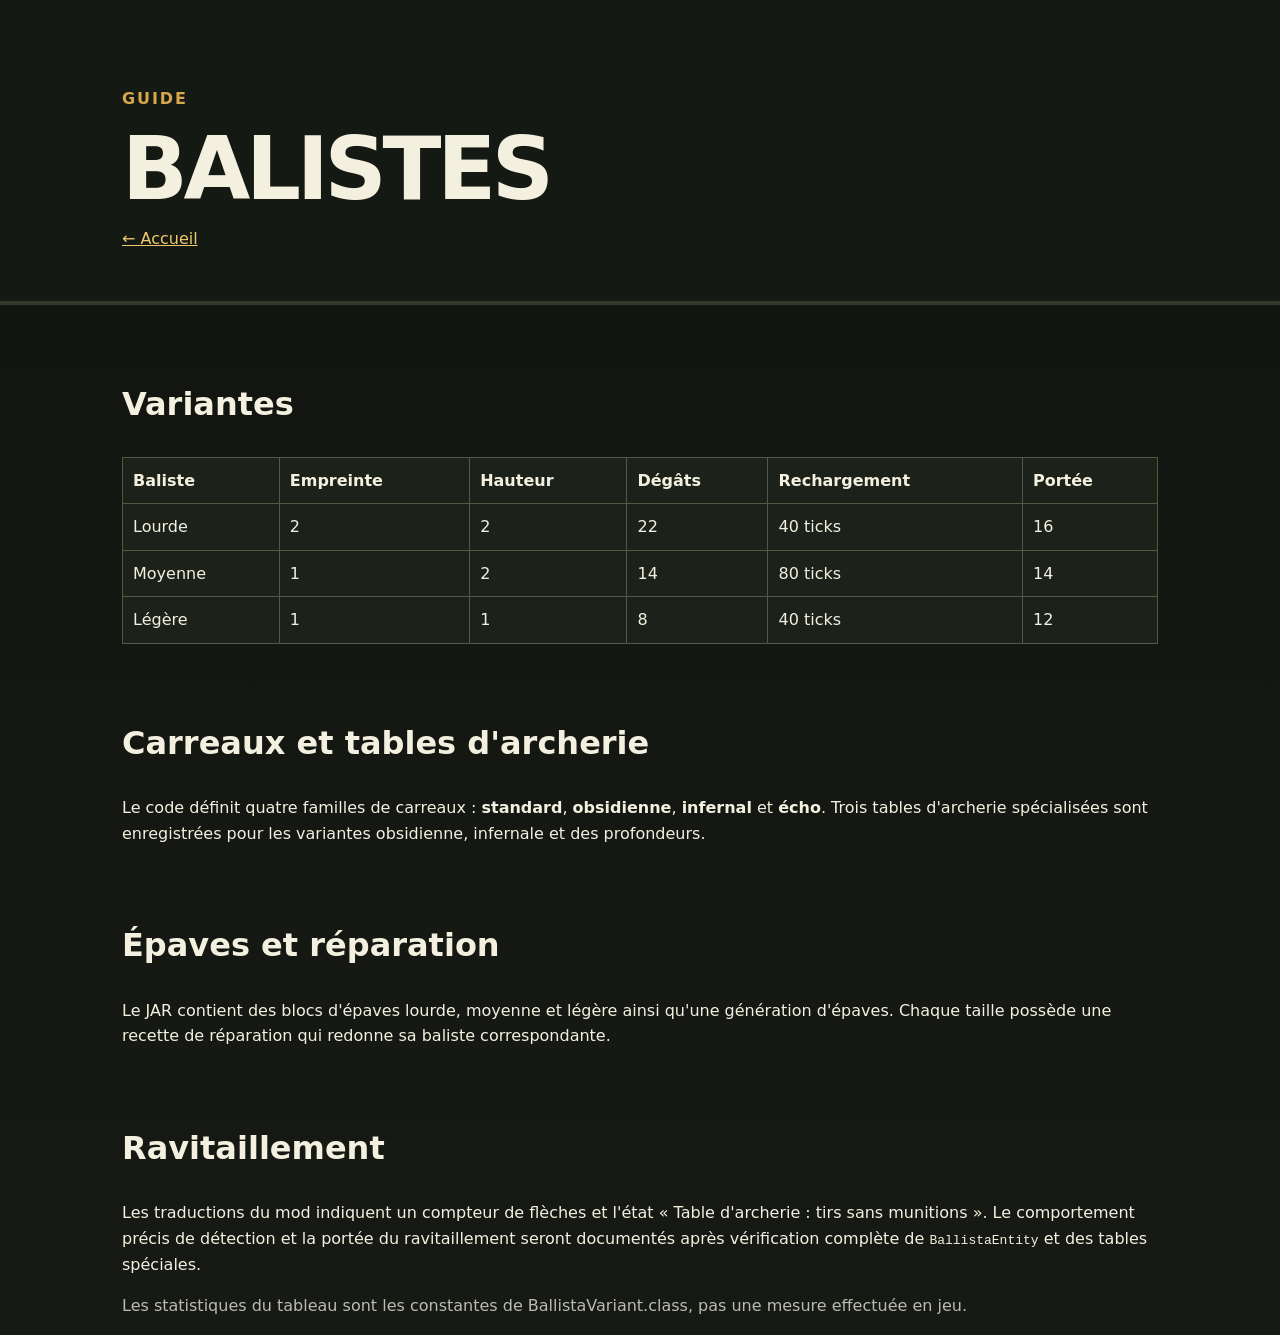
<file: site/balistes.html>
<!doctype html><html lang="fr"><head><meta charset="utf-8"><meta name="viewport" content="width=device-width,initial-scale=1"><title>Balistes — Dragons et bastions</title><link rel="stylesheet" href="style.css"></head><body><header><div class="wrap"><p class="eyebrow">GUIDE</p><h1>Balistes</h1><p><a href="index.html">← Accueil</a></p></div></header><main class="wrap"><h2>Variantes</h2><table><tr><th>Baliste</th><th>Empreinte</th><th>Hauteur</th><th>Dégâts</th><th>Rechargement</th><th>Portée</th></tr><tr><td>Lourde</td><td>2</td><td>2</td><td>22</td><td>40 ticks</td><td>16</td></tr><tr><td>Moyenne</td><td>1</td><td>2</td><td>14</td><td>80 ticks</td><td>14</td></tr><tr><td>Légère</td><td>1</td><td>1</td><td>8</td><td>40 ticks</td><td>12</td></tr></table><h2>Carreaux et tables d'archerie</h2><p>Le code définit quatre familles de carreaux : <b>standard</b>, <b>obsidienne</b>, <b>infernal</b> et <b>écho</b>. Trois tables d'archerie spécialisées sont enregistrées pour les variantes obsidienne, infernale et des profondeurs.</p><h2>Épaves et réparation</h2><p>Le JAR contient des blocs d'épaves lourde, moyenne et légère ainsi qu'une génération d'épaves. Chaque taille possède une recette de réparation qui redonne sa baliste correspondante.</p><h2>Ravitaillement</h2><p>Les traductions du mod indiquent un compteur de flèches et l'état « Table d'archerie : tirs sans munitions ». Le comportement précis de détection et la portée du ravitaillement seront documentés après vérification complète de <code>BallistaEntity</code> et des tables spéciales.</p><p class="note">Les statistiques du tableau sont les constantes de BallistaVariant.class, pas une mesure effectuée en jeu.</p></main></body></html>
</file>
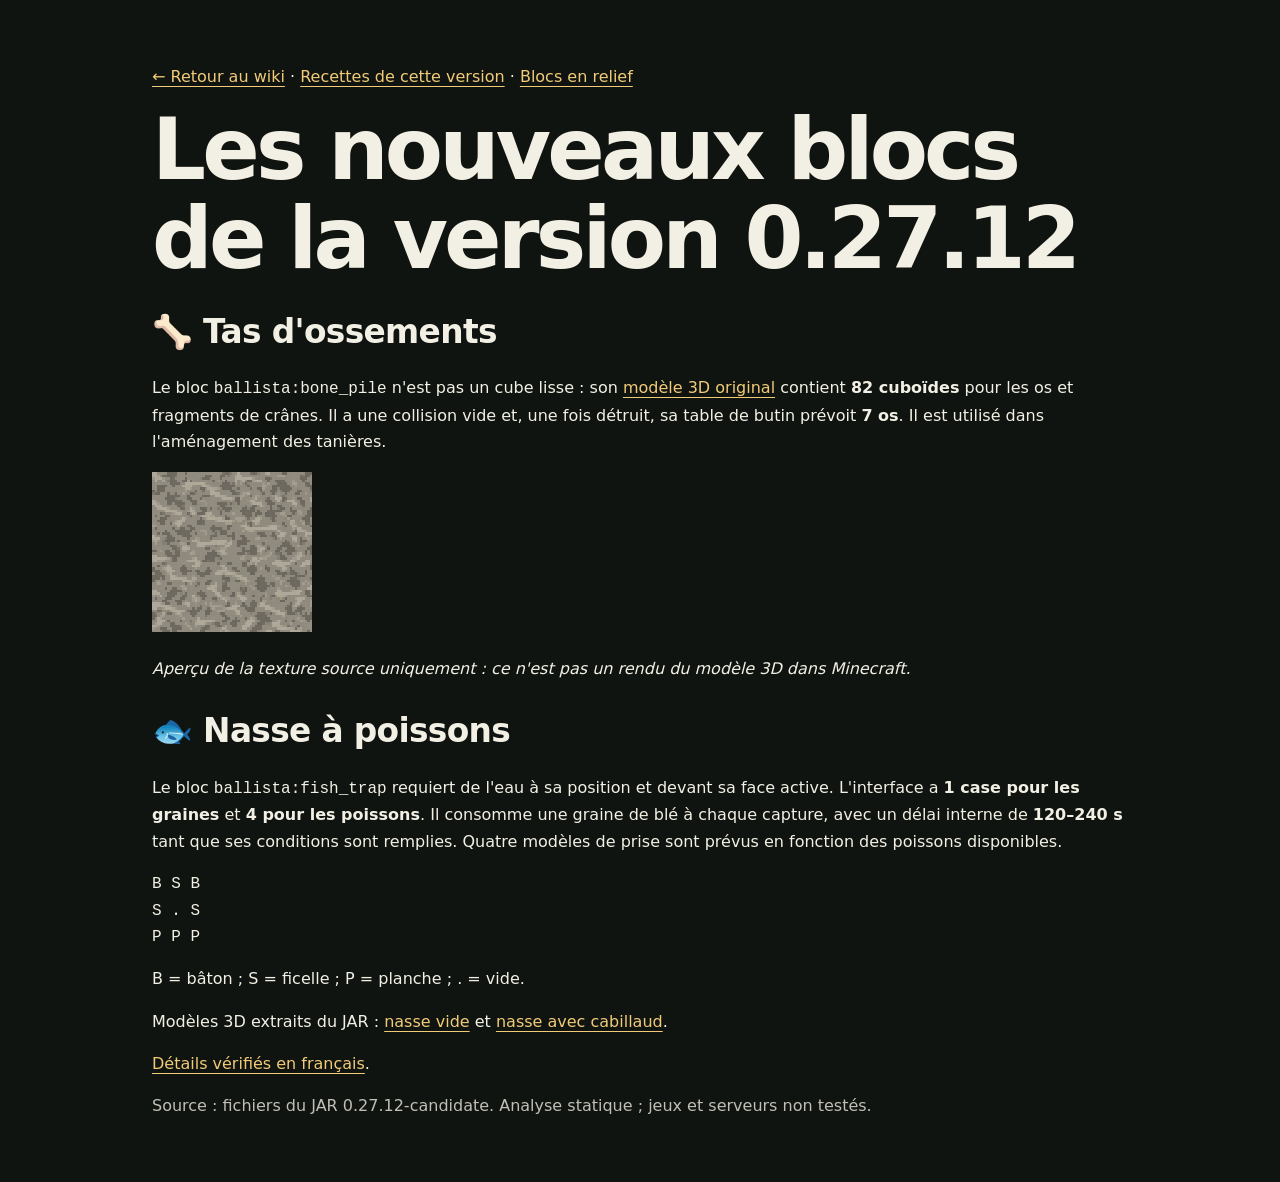
<file: site/blocs-0-27-12.html>
<!doctype html><html lang="fr"><head><meta charset="utf-8"><meta name="viewport" content="width=device-width,initial-scale=1"><title>Tas d'ossements et nasse — Dragons et Bastions</title><link rel="stylesheet" href="wiki.css"><style>main{max-width:1020px;margin:36px auto;padding:12px 22px;line-height:1.65}.notice-card{padding:18px 20px;border:1px solid #9996;border-radius:12px;margin:18px 0}.cols{display:grid;grid-template-columns:repeat(auto-fit,minmax(240px,1fr));gap:14px}.tile{padding:16px;border:1px solid #7775;border-radius:14px}table{border-collapse:collapse;width:100%}th,td{border:1px solid #9995;padding:8px;vertical-align:top}code{overflow-wrap:anywhere}.muted{opacity:.78}.pix{image-rendering:pixelated;width:160px;background:#ddd}a{text-decoration:underline}</style></head><body><main><p><a href="index.html">← Retour au wiki</a> · <a href="recettes-0-27-12.html">Recettes de cette version</a> · <a href="blocs-0-27-12.html">Blocs en relief</a></p><h1>Les nouveaux blocs de la version 0.27.12</h1><h2>🦴 Tas d'ossements</h2><p>Le bloc <code>ballista:bone_pile</code> n'est pas un cube lisse : son <a href="assets/02712/models/bone_pile.json">modèle 3D original</a> contient <strong>82 cuboïdes</strong> pour les os et fragments de crânes. Il a une collision vide et, une fois détruit, sa table de butin prévoit <strong>7 os</strong>. Il est utilisé dans l'aménagement des tanières.</p><img class="pix" src="assets/02712/charred_bone.png" alt="Texture originale d'os carbonisé"><p><i>Aperçu de la texture source uniquement : ce n'est pas un rendu du modèle 3D dans Minecraft.</i></p><h2>🐟 Nasse à poissons</h2><p>Le bloc <code>ballista:fish_trap</code> requiert de l'eau à sa position et devant sa face active. L'interface a <strong>1 case pour les graines</strong> et <strong>4 pour les poissons</strong>. Il consomme une graine de blé à chaque capture, avec un délai interne de <strong>120–240 s</strong> tant que ses conditions sont remplies. Quatre modèles de prise sont prévus en fonction des poissons disponibles.</p><pre>B S B
S . S
P P P</pre><p>B = bâton ; S = ficelle ; P = planche ; . = vide.</p><p>Modèles 3D extraits du JAR : <a href="assets/02712/models/fish_trap.json">nasse vide</a> et <a href="assets/02712/models/fish_trap_cod.json">nasse avec cabillaud</a>.</p><p><a href="https://github.com/ldjo86/Dragons-et-bastions/blob/main/BLOCS_ET_MECANIQUES_0_27_12.md">Détails vérifiés en français</a>.</p><p class="muted">Source : fichiers du JAR 0.27.12-candidate. Analyse statique ; jeux et serveurs non testés.</p></main></body></html>
</file>
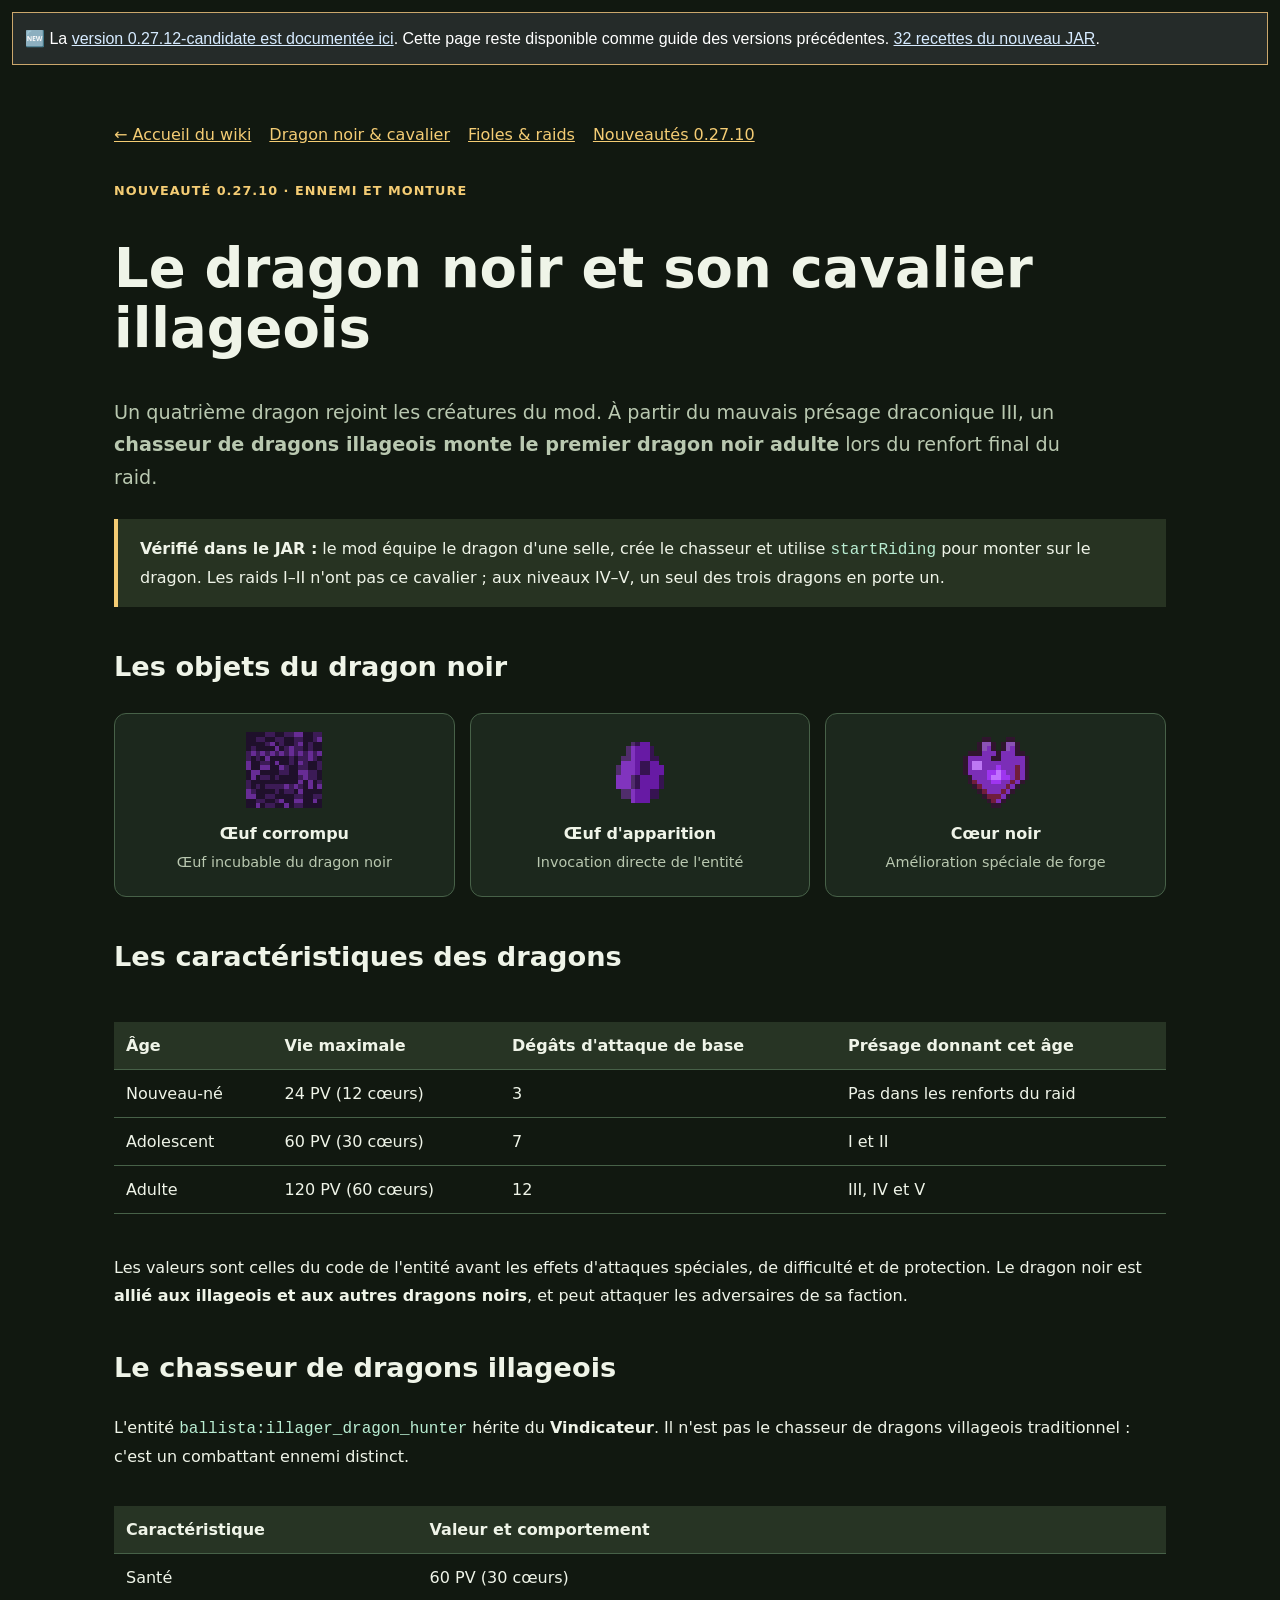
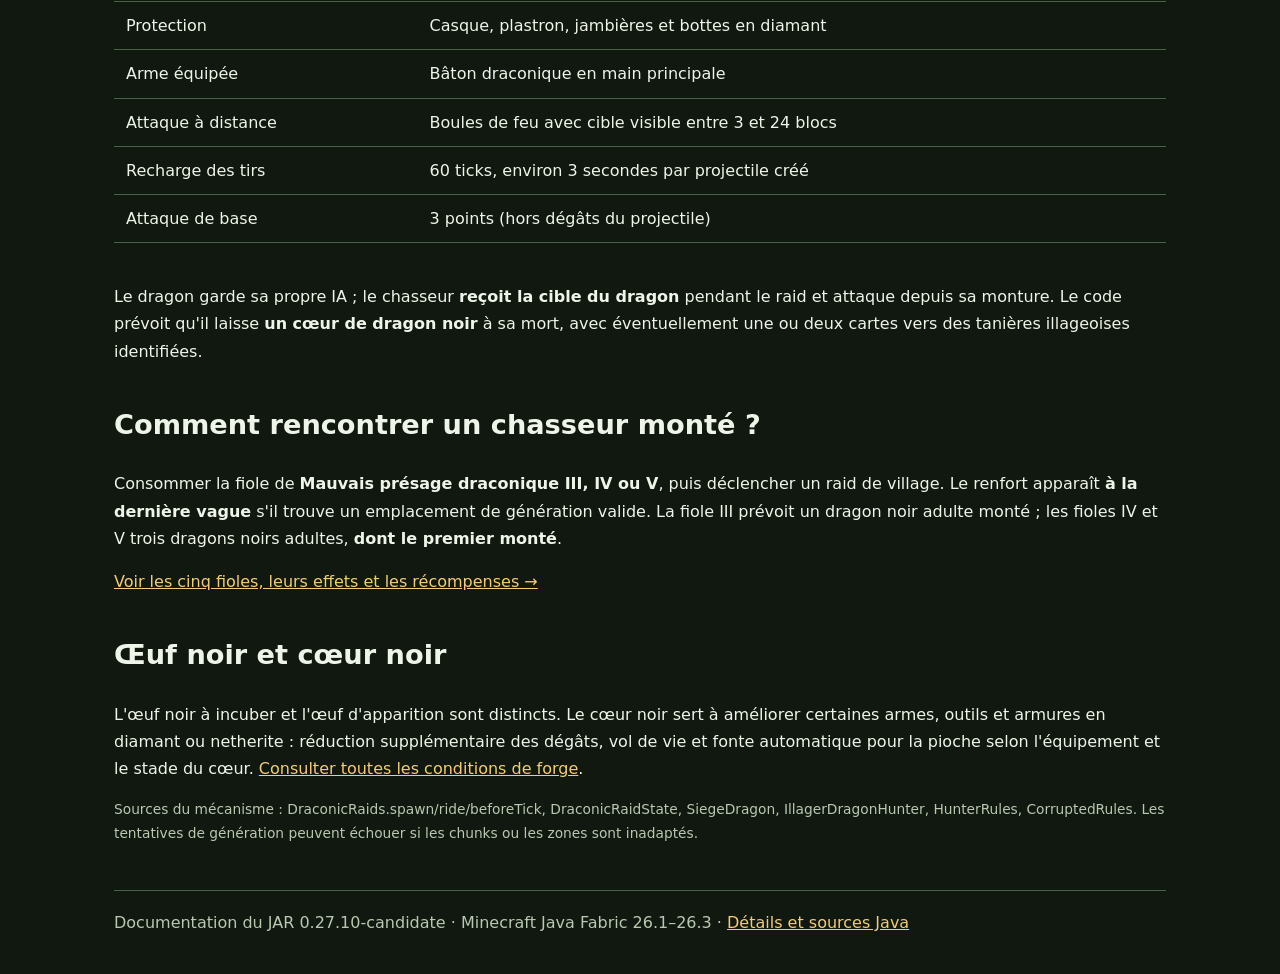
<file: site/dragon-noir.html>
<!doctype html><html lang="fr"><head><meta charset="utf-8"><meta name="viewport" content="width=device-width,initial-scale=1"><meta name="description" content="Dragon noir, cœur corrompu, caractéristiques et chasseur de dragons illageois monté durant les raids draconiques."><title>Le dragon noir et son chasseur illageois · Dragons et Bastions</title><style>:root{color-scheme:dark;--bg:#111810;--panel:#1c281d;--ink:#eff4e8;--dim:#b9c8b0;--line:#476148;--gold:#f4cc74}*{box-sizing:border-box}html{scroll-behavior:smooth}body{background:var(--bg);margin:0;color:var(--ink);font:16px/1.7 system-ui,Arial,sans-serif}main{max-width:1100px;padding:24px;margin:auto}a{color:var(--gold)}nav{display:flex;gap:18px;flex-wrap:wrap;margin:20px 0 32px}h1{font-size:clamp(2rem,5vw,3.4rem);line-height:1.12}h2{font-size:1.7rem;margin-top:2.3rem}h3{margin-top:1.6rem}.eyebrow{color:var(--gold);font-weight:800;letter-spacing:.08em;text-transform:uppercase;font-size:.8rem}.lead{font-size:1.2rem;color:var(--dim);max-width:80ch}.notice{padding:16px 22px;background:#273322;border-left:4px solid var(--gold);margin:24px 0}.cards{display:grid;grid-template-columns:repeat(auto-fit,minmax(175px,1fr));gap:15px}.card{padding:18px;border:1px solid var(--line);border-radius:12px;background:var(--panel)}.card img{width:76px;height:76px;object-fit:contain;image-rendering:pixelated;display:block;margin:0 auto 12px}.card strong{display:block;text-align:center}.card p{text-align:center;font-size:.9rem;color:var(--dim);margin:.2rem 0}table{width:100%;border-collapse:collapse;margin:1.2rem 0 1.5rem}th,td{padding:10px 12px;text-align:left;border-bottom:1px solid var(--line)}th{background:#273424}code{color:#b9edd2;overflow-wrap:anywhere}ul{padding-left:23px}li{margin:.45rem 0}.scroll{overflow-x:auto}.dim{color:var(--dim)}.small{font-size:.86rem}footer{border-top:1px solid var(--line);margin-top:45px;padding:18px 0;color:var(--dim)}.pill{display:inline-block;border:1px solid var(--line);padding:4px 12px;border-radius:40px;color:var(--gold)}img.eggs{width:96px;height:96px;object-fit:contain;image-rendering:pixelated}@media(max-width:600px){th,td{padding:8px}}</style></head><body><aside style="margin:12px;padding:12px;background:#252b29;color:#fff;border:1px solid #cba76c;font-family:sans-serif">🆕 La <a style="color:#d6ebff" href="maj-0-27-12.html">version 0.27.12-candidate est documentée ici</a>. Cette page reste disponible comme guide des versions précédentes. <a style="color:#d6ebff" href="recettes-0-27-12.html">32 recettes du nouveau JAR</a>.</aside><main><nav aria-label="Navigation"><a href="index.html">← Accueil du wiki</a><a href="dragon-noir.html">Dragon noir & cavalier</a><a href="raids-draconiques.html">Fioles & raids</a><a href="maj-0-27-10.html">Nouveautés 0.27.10</a></nav>
<p class="eyebrow">NOUVEAUTÉ 0.27.10 · ENNEMI ET MONTURE</p><h1>Le dragon noir et son cavalier illageois</h1>
<p class="lead">Un quatrième dragon rejoint les créatures du mod. À partir du mauvais présage draconique III, un <strong>chasseur de dragons illageois monte le premier dragon noir adulte</strong> lors du renfort final du raid.</p>
<div class="notice"><strong>Vérifié dans le JAR :</strong> le mod équipe le dragon d'une selle, crée le chasseur et utilise <code>startRiding</code> pour monter sur le dragon. Les raids I–II n'ont pas ce cavalier ; aux niveaux IV–V, un seul des trois dragons en porte un.</div>
<h2>Les objets du dragon noir</h2><div class="cards">
<div class="card"><img src="generated/icons/black_dragon_egg_0.png" alt="Texture réelle de l'œuf noir"><strong>Œuf corrompu</strong><p>Œuf incubable du dragon noir</p></div>
<div class="card"><img src="generated/icons/black_dragon_spawn_egg.png" alt="Texture réelle de l'œuf d'apparition du dragon noir"><strong>Œuf d'apparition</strong><p>Invocation directe de l'entité</p></div>
<div class="card"><img src="generated/icons/black_dragon_heart.png" alt="Texture réelle du cœur de dragon noir"><strong>Cœur noir</strong><p>Amélioration spéciale de forge</p></div></div>
<h2>Les caractéristiques des dragons</h2><div class="scroll"><table><thead><tr><th>Âge</th><th>Vie maximale</th><th>Dégâts d'attaque de base</th><th>Présage donnant cet âge</th></tr></thead><tbody><tr><td>Nouveau-né</td><td>24 PV (12 cœurs)</td><td>3</td><td>Pas dans les renforts du raid</td></tr><tr><td>Adolescent</td><td>60 PV (30 cœurs)</td><td>7</td><td>I et II</td></tr><tr><td>Adulte</td><td>120 PV (60 cœurs)</td><td>12</td><td>III, IV et V</td></tr></tbody></table></div>
<p>Les valeurs sont celles du code de l'entité avant les effets d'attaques spéciales, de difficulté et de protection. Le dragon noir est <strong>allié aux illageois et aux autres dragons noirs</strong>, et peut attaquer les adversaires de sa faction.</p>
<h2>Le chasseur de dragons illageois</h2><p>L'entité <code>ballista:illager_dragon_hunter</code> hérite du <strong>Vindicateur</strong>. Il n'est pas le chasseur de dragons villageois traditionnel : c'est un combattant ennemi distinct.</p>
<div class="scroll"><table><thead><tr><th>Caractéristique</th><th>Valeur et comportement</th></tr></thead><tbody>
<tr><td>Santé</td><td>60 PV (30 cœurs)</td></tr><tr><td>Protection</td><td>Casque, plastron, jambières et bottes en diamant</td></tr><tr><td>Arme équipée</td><td>Bâton draconique en main principale</td></tr><tr><td>Attaque à distance</td><td>Boules de feu avec cible visible entre 3 et 24 blocs</td></tr><tr><td>Recharge des tirs</td><td>60 ticks, environ 3 secondes par projectile créé</td></tr><tr><td>Attaque de base</td><td>3 points (hors dégâts du projectile)</td></tr></tbody></table></div>
<p>Le dragon garde sa propre IA ; le chasseur <strong>reçoit la cible du dragon</strong> pendant le raid et attaque depuis sa monture. Le code prévoit qu'il laisse <strong>un cœur de dragon noir</strong> à sa mort, avec éventuellement une ou deux cartes vers des tanières illageoises identifiées.</p>
<h2>Comment rencontrer un chasseur monté ?</h2><p>Consommer la fiole de <strong>Mauvais présage draconique III, IV ou V</strong>, puis déclencher un raid de village. Le renfort apparaît <strong>à la dernière vague</strong> s'il trouve un emplacement de génération valide. La fiole III prévoit un dragon noir adulte monté ; les fioles IV et V trois dragons noirs adultes, <strong>dont le premier monté</strong>.</p>
<p><a href="raids-draconiques.html">Voir les cinq fioles, leurs effets et les récompenses →</a></p>
<h2>Œuf noir et cœur noir</h2><p>L'œuf noir à incuber et l'œuf d'apparition sont distincts. Le cœur noir sert à améliorer certaines armes, outils et armures en diamant ou netherite : réduction supplémentaire des dégâts, vol de vie et fonte automatique pour la pioche selon l'équipement et le stade du cœur. <a href="https://github.com/ldjo86/Dragons-et-bastions/blob/main/GUIDE_VERSION_0_27_10.md">Consulter toutes les conditions de forge</a>.</p>
<p class="small dim">Sources du mécanisme : DraconicRaids.spawn/ride/beforeTick, DraconicRaidState, SiegeDragon, IllagerDragonHunter, HunterRules, CorruptedRules. Les tentatives de génération peuvent échouer si les chunks ou les zones sont inadaptés.</p><footer>Documentation du JAR 0.27.10-candidate · Minecraft Java Fabric 26.1–26.3 · <a href="https://github.com/ldjo86/Dragons-et-bastions/blob/main/DRAGON_NOIR_ET_RAIDS.md">Détails et sources Java</a></footer></main></body></html>
</file>
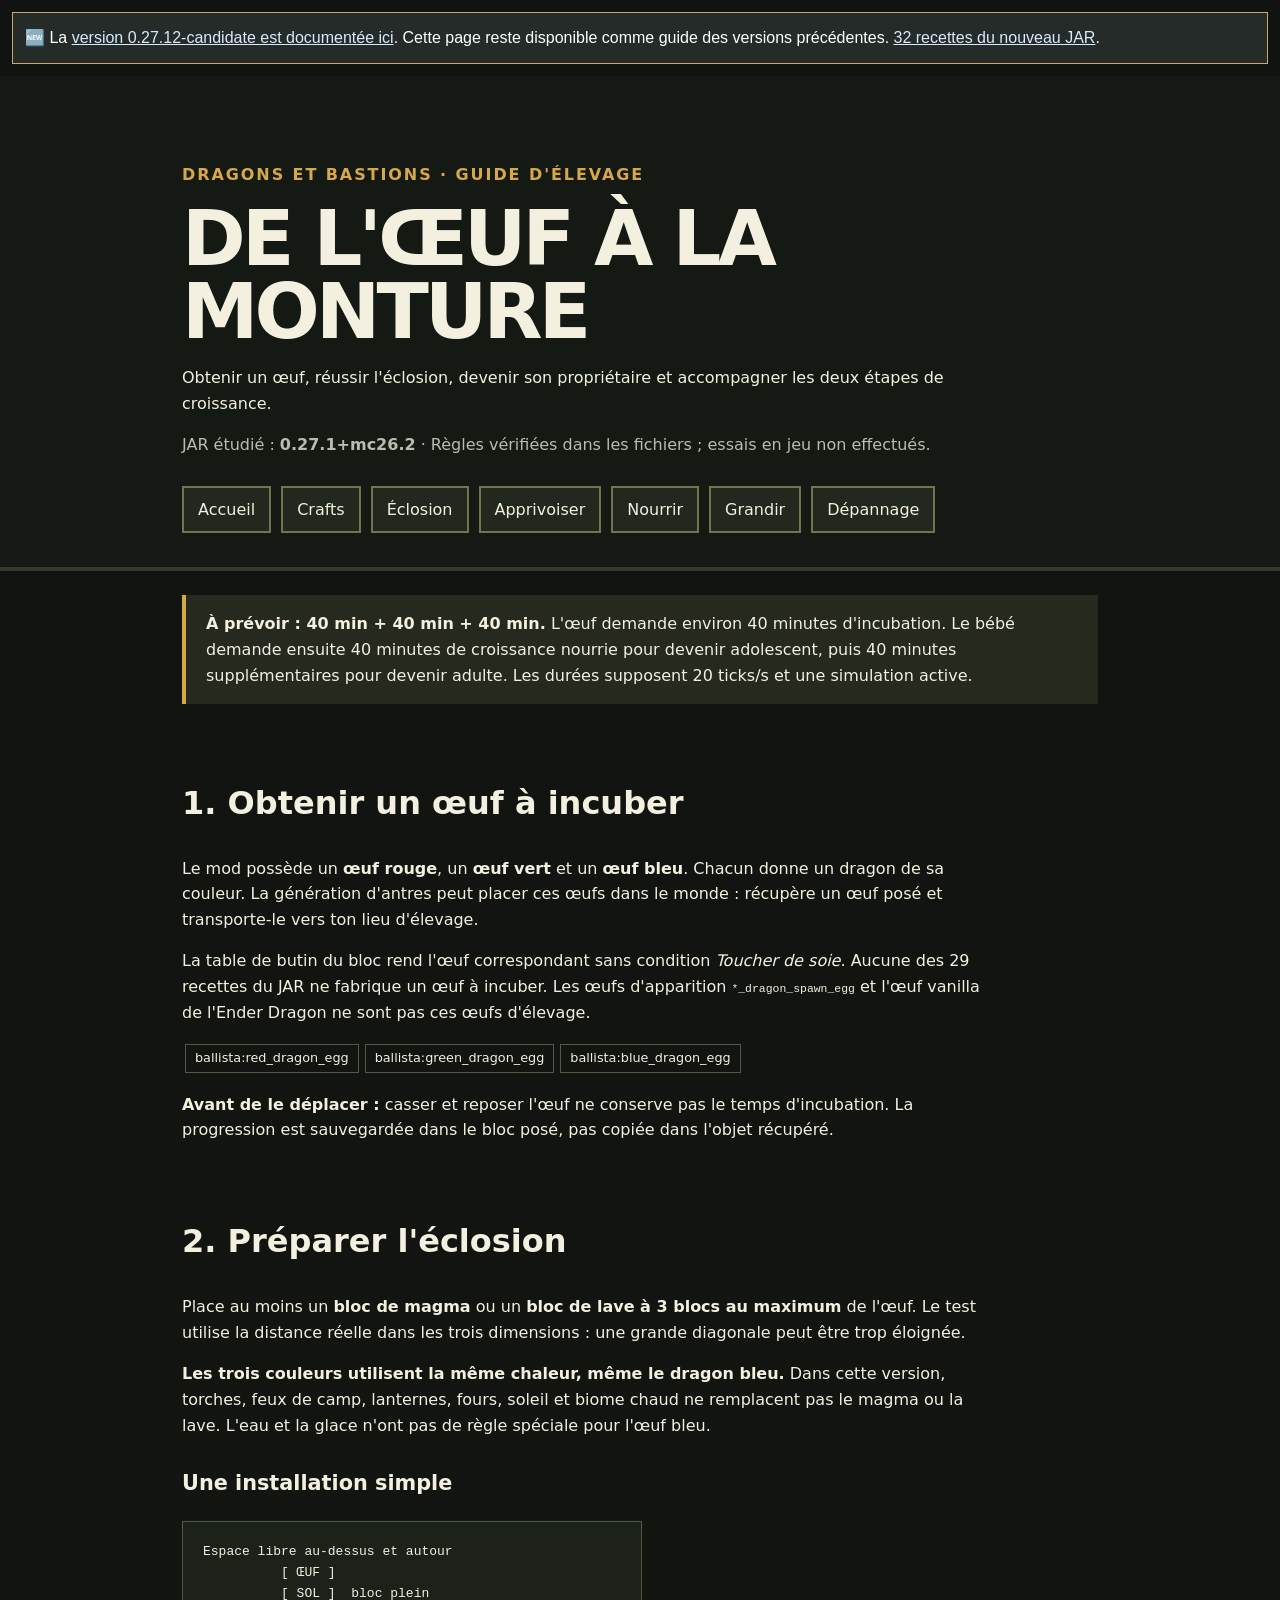
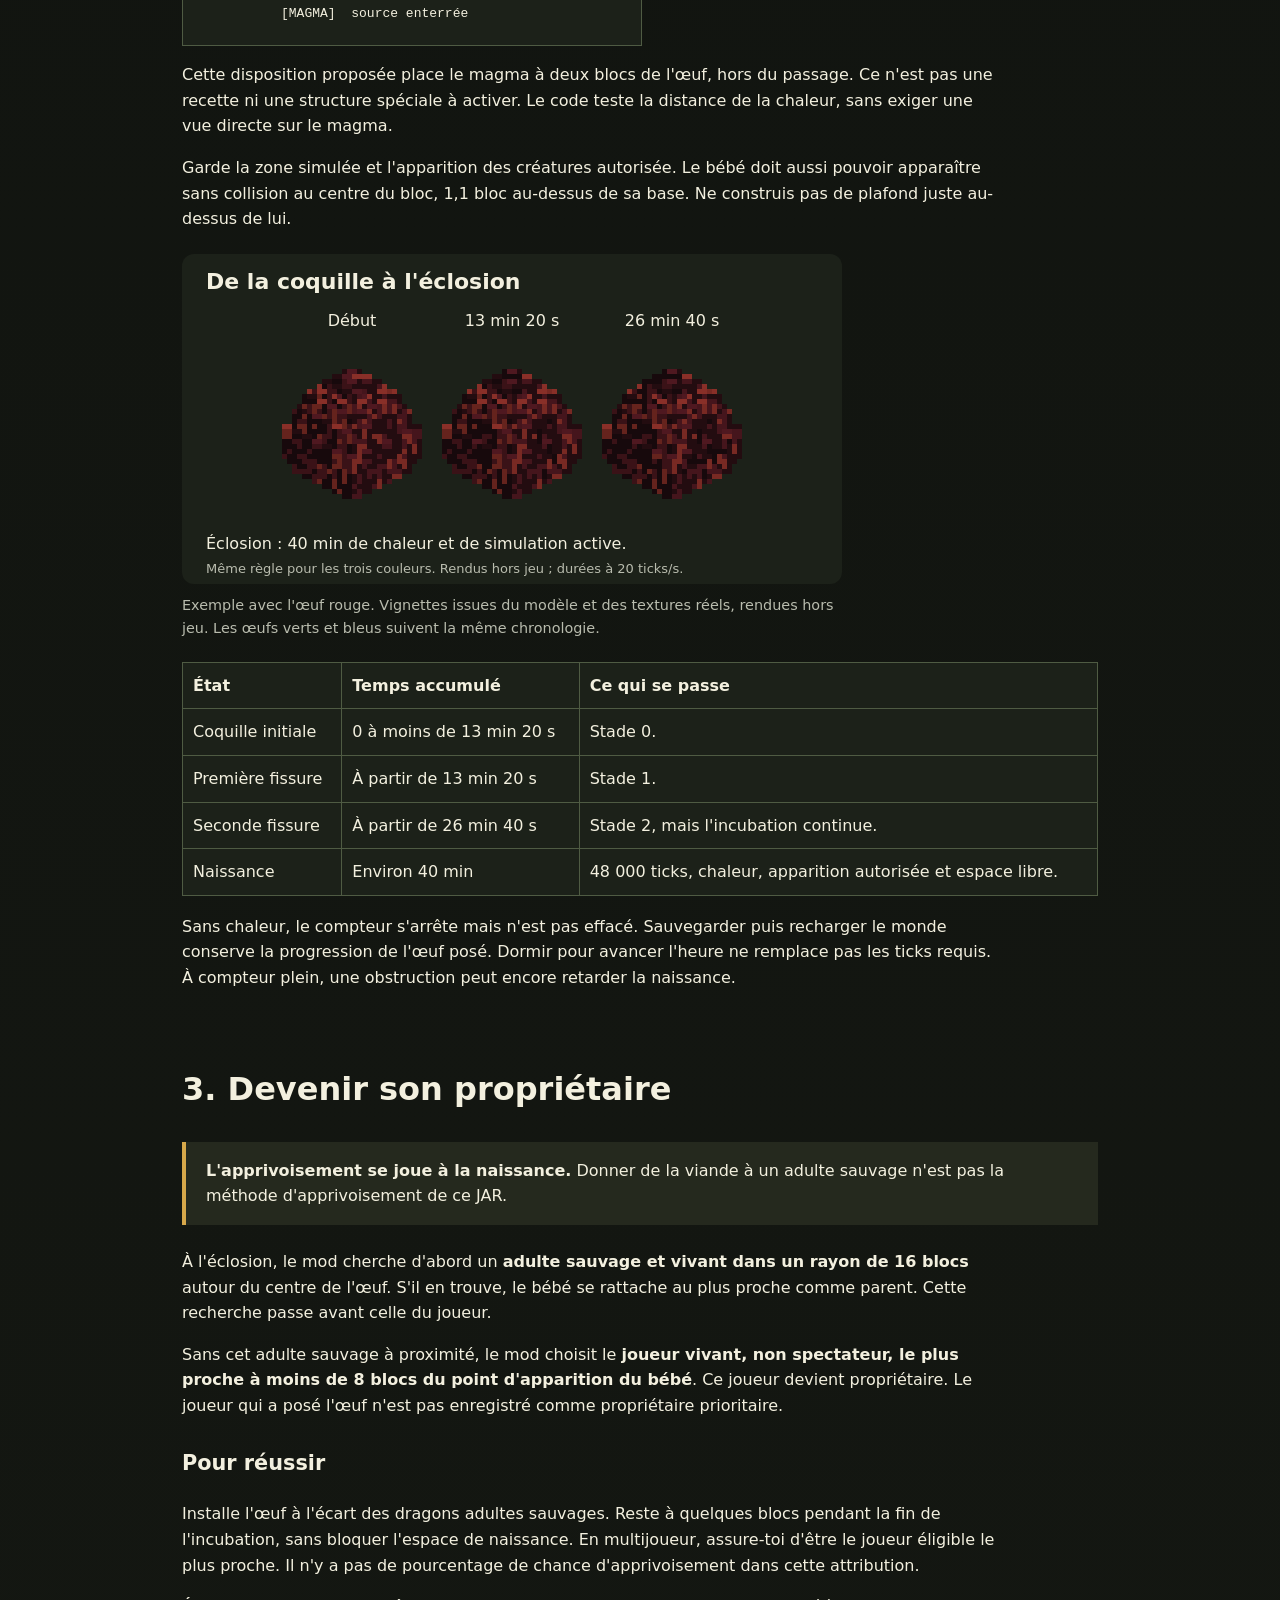
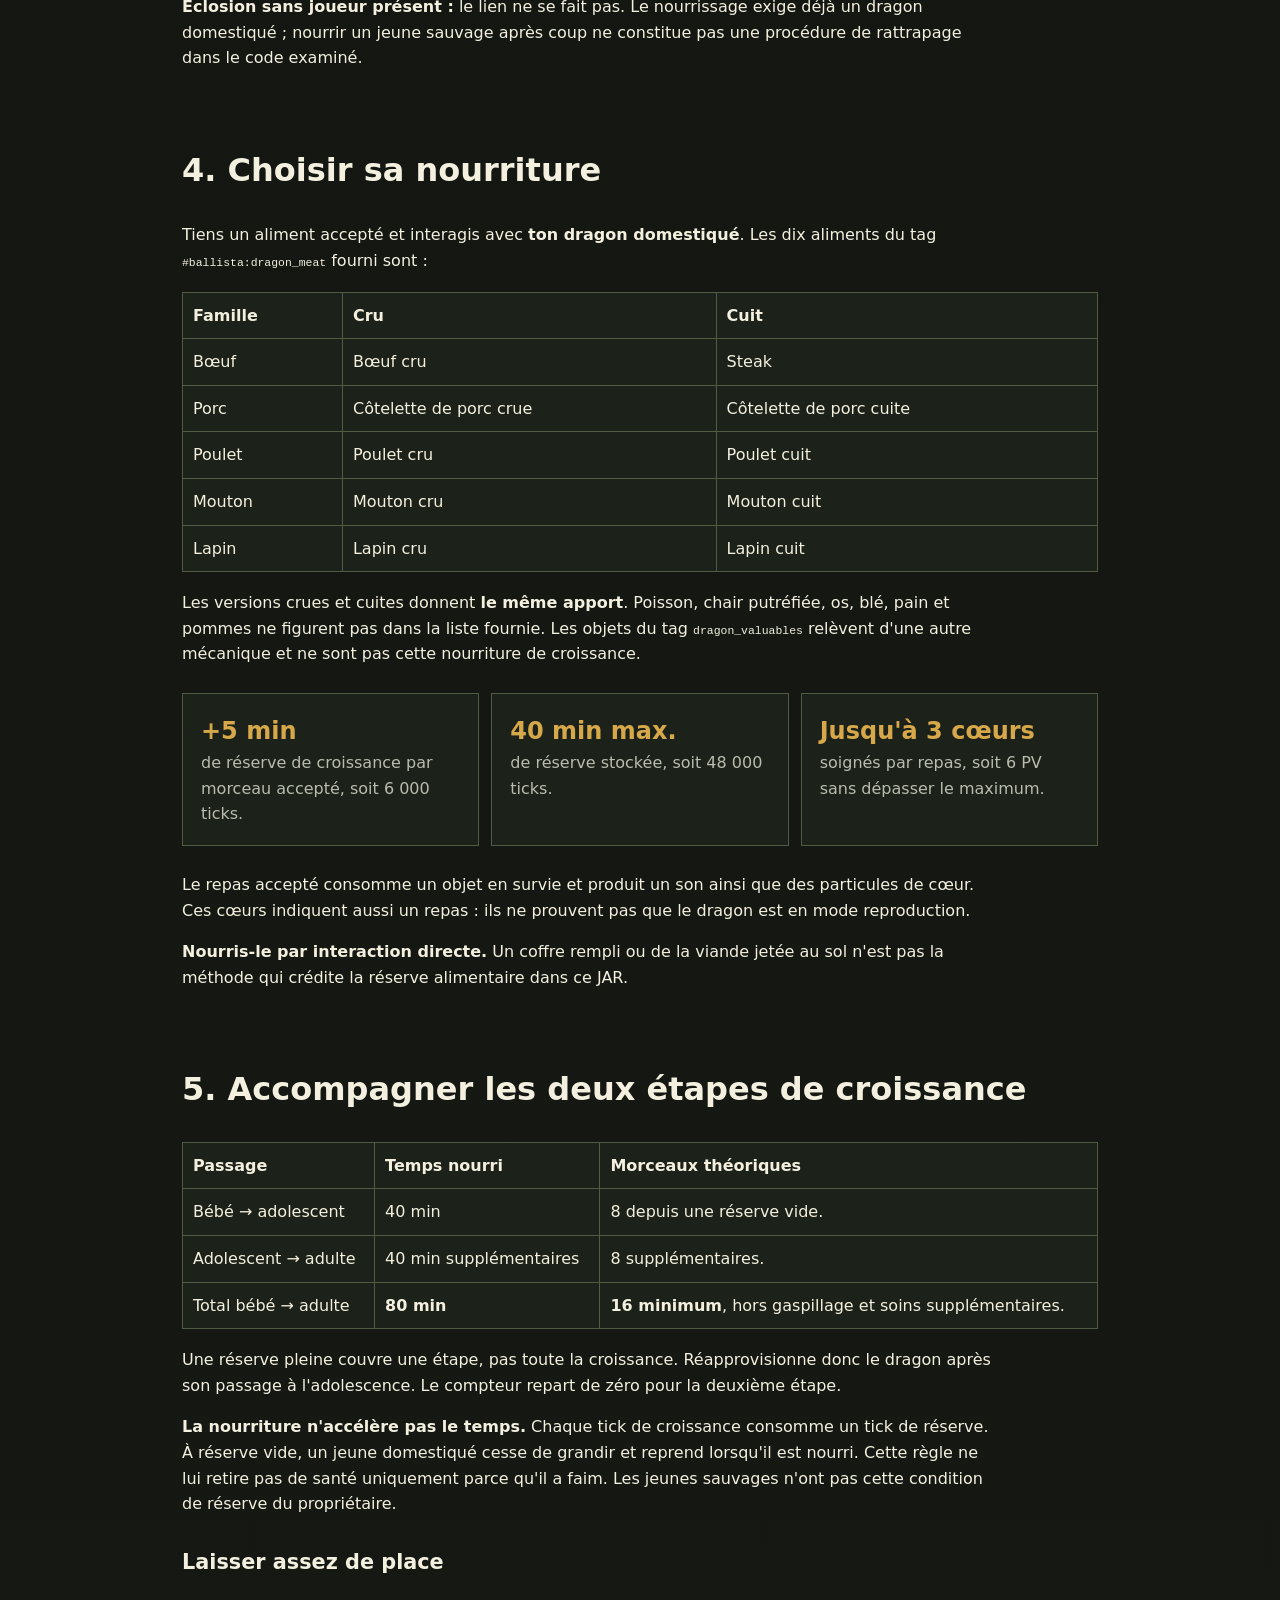
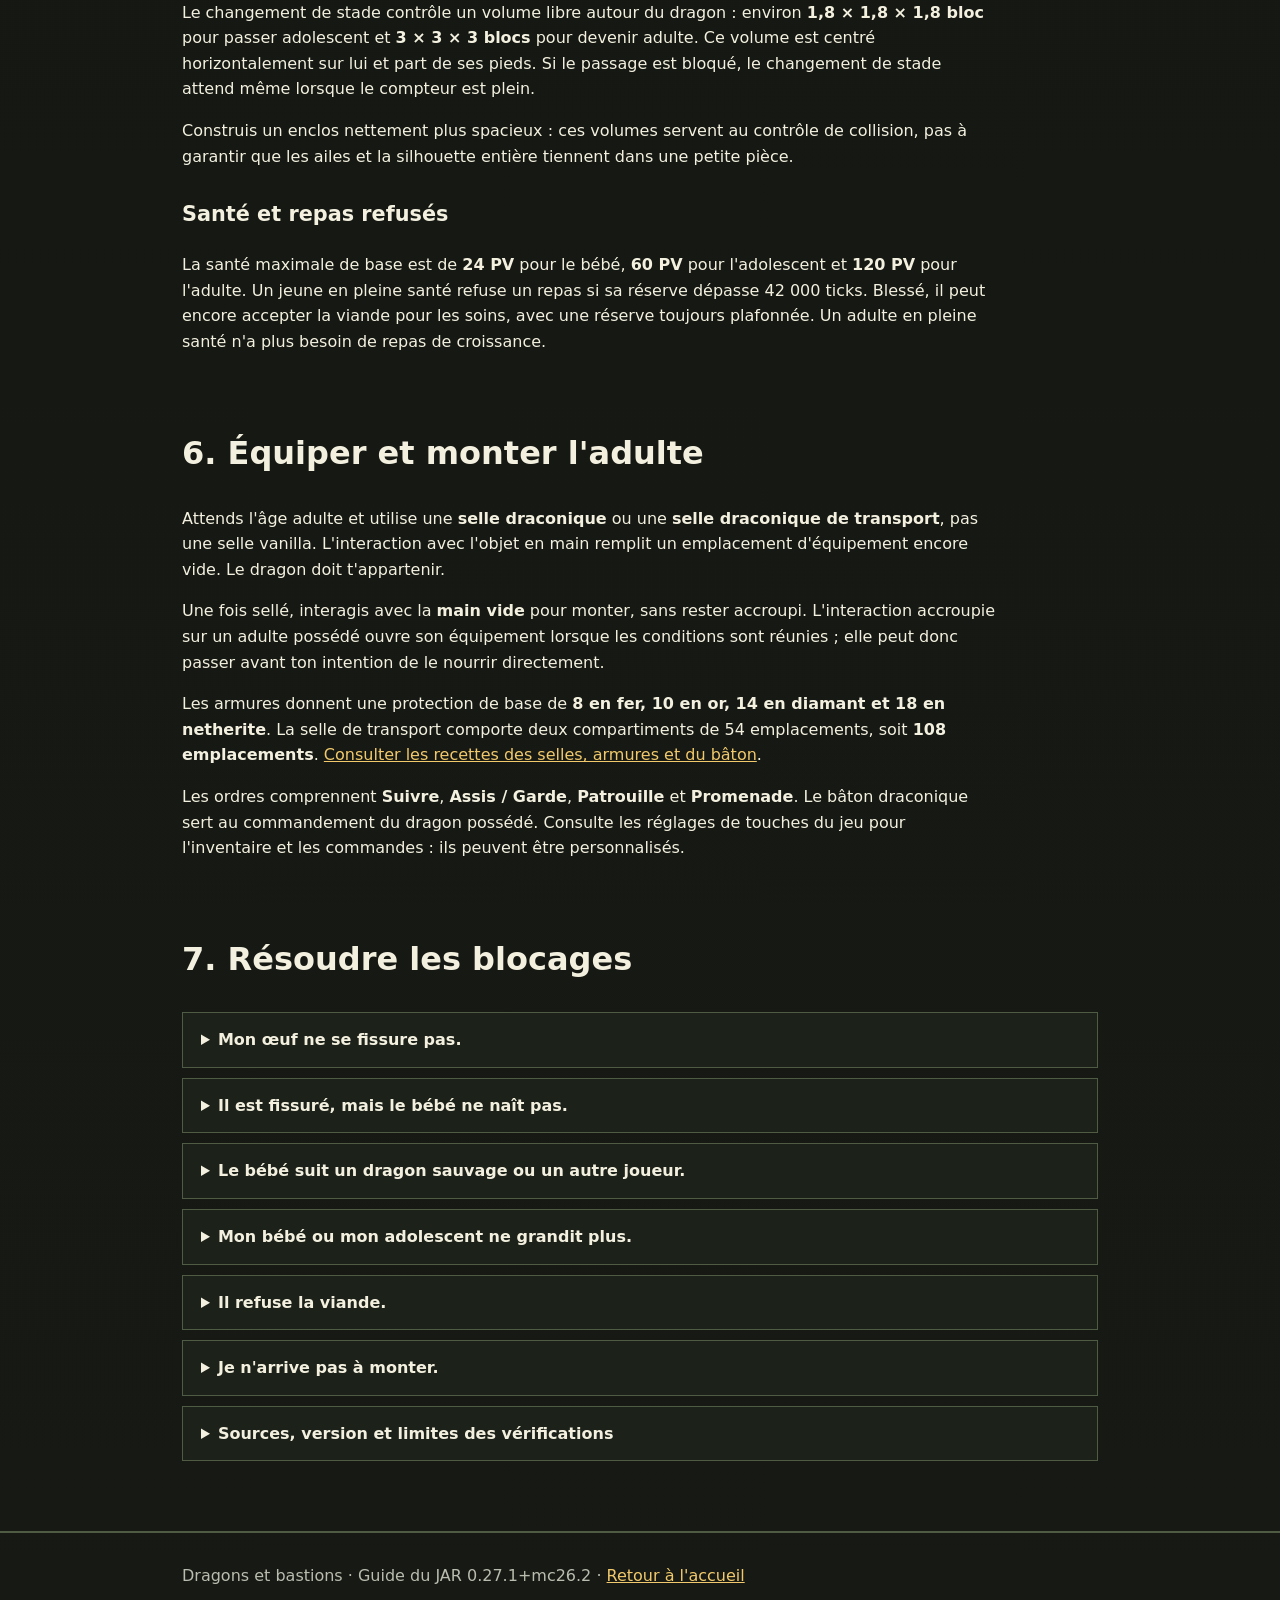
<file: site/dragons.html>
<!doctype html>
<html lang="fr">
<head>
<meta charset="utf-8"><meta name="viewport" content="width=device-width,initial-scale=1">
<title>Élever un dragon : éclosion, nourriture et croissance — Dragons et bastions</title>
<meta name="description" content="Comment faire éclore un œuf, apprivoiser son dragon, choisir ses aliments et le faire grandir. Guide du JAR Baliste 0.27.1 pour Minecraft 26.2.">
<link rel="stylesheet" href="style.css">
<style>
html{scroll-behavior:smooth;scroll-padding-top:20px}.guide{max-width:960px}.guide h1{font-size:clamp(2.4rem,7vw,4.8rem);max-width:900px}.guide p{max-width:80ch}.version{color:var(--muted)}.notice{border-left:4px solid var(--accent);padding:16px 20px;background:#25291e;margin:24px 0}.steps{display:grid;grid-template-columns:repeat(3,1fr);gap:12px;margin:26px 0}.steps article{border:1px solid var(--line);background:var(--panel);padding:18px}.steps strong,.steps span{display:block}.steps strong{font-size:1.5rem;color:var(--accent)}.steps span{color:var(--muted)}.table-scroll{overflow-x:auto;margin:18px 0}.table-scroll table{min-width:580px}.figure{margin:22px 0;max-width:660px}.figure img{display:block;width:100%;height:auto}.figure figcaption{color:var(--muted);font-size:.9rem;margin-top:10px}.guide h3{margin-top:1.8rem;font-size:1.3rem}.guide code{overflow-wrap:anywhere;font-size:.88em}.faq details,.sources{border:1px solid var(--line);padding:14px 18px;margin:10px 0;background:var(--panel)}summary{cursor:pointer;font-weight:700}.tag{display:inline-block;padding:3px 9px;border:1px solid var(--line);font-size:.8rem;margin:3px}.plain-link{display:inline-block;margin-top:8px}.heat{font-family:monospace;line-height:1.6;border:1px solid var(--line);padding:20px;white-space:pre-wrap;max-width:460px;background:var(--panel)}@media(max-width:600px){.steps{grid-template-columns:1fr}.notice{padding:12px}.guide h2{font-size:1.65rem}.table-scroll table{min-width:510px}}@media(prefers-reduced-motion:reduce){html{scroll-behavior:auto}}
</style>
</head>
<body><aside style="margin:12px;padding:12px;background:#252b29;color:#fff;border:1px solid #cba76c;font-family:sans-serif">🆕 La <a style="color:#d6ebff" href="maj-0-27-12.html">version 0.27.12-candidate est documentée ici</a>. Cette page reste disponible comme guide des versions précédentes. <a style="color:#d6ebff" href="recettes-0-27-12.html">32 recettes du nouveau JAR</a>.</aside>
<header><div class="wrap guide"><p class="eyebrow">DRAGONS ET BASTIONS · GUIDE D'ÉLEVAGE</p><h1>De l'œuf à la monture</h1><p>Obtenir un œuf, réussir l'éclosion, devenir son propriétaire et accompagner les deux étapes de croissance.</p><p class="version">JAR étudié : <b>0.27.1+mc26.2</b> · Règles vérifiées dans les fichiers ; essais en jeu non effectués.</p><nav aria-label="Navigation"><a href="index.html">Accueil</a><a href="recettes.html">Crafts</a><a href="#eclosion">Éclosion</a><a href="#apprivoiser">Apprivoiser</a><a href="#nourriture">Nourrir</a><a href="#croissance">Grandir</a><a href="#depannage">Dépannage</a></nav></div></header>
<main class="wrap guide">
<div class="notice"><strong>À prévoir : 40 min + 40 min + 40 min.</strong> L'œuf demande environ 40 minutes d'incubation. Le bébé demande ensuite 40 minutes de croissance nourrie pour devenir adolescent, puis 40 minutes supplémentaires pour devenir adulte. Les durées supposent 20 ticks/s et une simulation active.</div>
<section id="obtenir"><h2>1. Obtenir un œuf à incuber</h2><p>Le mod possède un <b>œuf rouge</b>, un <b>œuf vert</b> et un <b>œuf bleu</b>. Chacun donne un dragon de sa couleur. La génération d'antres peut placer ces œufs dans le monde : récupère un œuf posé et transporte-le vers ton lieu d'élevage.</p><p>La table de butin du bloc rend l'œuf correspondant sans condition <i>Toucher de soie</i>. Aucune des 29 recettes du JAR ne fabrique un œuf à incuber. Les œufs d'apparition <code>*_dragon_spawn_egg</code> et l'œuf vanilla de l'Ender Dragon ne sont pas ces œufs d'élevage.</p><p><span class="tag">ballista:red_dragon_egg</span><span class="tag">ballista:green_dragon_egg</span><span class="tag">ballista:blue_dragon_egg</span></p><p><b>Avant de le déplacer :</b> casser et reposer l'œuf ne conserve pas le temps d'incubation. La progression est sauvegardée dans le bloc posé, pas copiée dans l'objet récupéré.</p></section>
<section id="eclosion"><h2>2. Préparer l'éclosion</h2><p>Place au moins un <b>bloc de magma</b> ou un <b>bloc de lave à 3 blocs au maximum</b> de l'œuf. Le test utilise la distance réelle dans les trois dimensions : une grande diagonale peut être trop éloignée.</p><p><b>Les trois couleurs utilisent la même chaleur, même le dragon bleu.</b> Dans cette version, torches, feux de camp, lanternes, fours, soleil et biome chaud ne remplacent pas le magma ou la lave. L'eau et la glace n'ont pas de règle spéciale pour l'œuf bleu.</p><h3>Une installation simple</h3><div class="heat" role="img" aria-label="Disposition proposée : espace libre, œuf, bloc de sol plein, puis bloc de magma enterré.">Espace libre au-dessus et autour
          [ ŒUF ]
          [ SOL ]  bloc plein
          [MAGMA]  source enterrée</div><p>Cette disposition proposée place le magma à deux blocs de l'œuf, hors du passage. Ce n'est pas une recette ni une structure spéciale à activer. Le code teste la distance de la chaleur, sans exiger une vue directe sur le magma.</p><p>Garde la zone simulée et l'apparition des créatures autorisée. Le bébé doit aussi pouvoir apparaître sans collision au centre du bloc, 1,1 bloc au-dessus de sa base. Ne construis pas de plafond juste au-dessus de lui.</p><figure class="figure"><img src="visuels/oeufs-dragon.svg" alt="Œuf rouge au début, à la première fissure après 13 min 20 s et à la seconde fissure après 26 min 40 s." width="660" height="330"><figcaption>Exemple avec l'œuf rouge. Vignettes issues du modèle et des textures réels, rendues hors jeu. Les œufs verts et bleus suivent la même chronologie.</figcaption></figure><div class="table-scroll"><table><thead><tr><th scope="col">État</th><th scope="col">Temps accumulé</th><th scope="col">Ce qui se passe</th></tr></thead><tbody><tr><td>Coquille initiale</td><td>0 à moins de 13 min 20 s</td><td>Stade 0.</td></tr><tr><td>Première fissure</td><td>À partir de 13 min 20 s</td><td>Stade 1.</td></tr><tr><td>Seconde fissure</td><td>À partir de 26 min 40 s</td><td>Stade 2, mais l'incubation continue.</td></tr><tr><td>Naissance</td><td>Environ 40 min</td><td>48 000 ticks, chaleur, apparition autorisée et espace libre.</td></tr></tbody></table></div><p>Sans chaleur, le compteur s'arrête mais n'est pas effacé. Sauvegarder puis recharger le monde conserve la progression de l'œuf posé. Dormir pour avancer l'heure ne remplace pas les ticks requis. À compteur plein, une obstruction peut encore retarder la naissance.</p></section>
<section id="apprivoiser"><h2>3. Devenir son propriétaire</h2><div class="notice"><strong>L'apprivoisement se joue à la naissance.</strong> Donner de la viande à un adulte sauvage n'est pas la méthode d'apprivoisement de ce JAR.</div><p>À l'éclosion, le mod cherche d'abord un <b>adulte sauvage et vivant dans un rayon de 16 blocs</b> autour du centre de l'œuf. S'il en trouve, le bébé se rattache au plus proche comme parent. Cette recherche passe avant celle du joueur.</p><p>Sans cet adulte sauvage à proximité, le mod choisit le <b>joueur vivant, non spectateur, le plus proche à moins de 8 blocs du point d'apparition du bébé</b>. Ce joueur devient propriétaire. Le joueur qui a posé l'œuf n'est pas enregistré comme propriétaire prioritaire.</p><h3>Pour réussir</h3><p>Installe l'œuf à l'écart des dragons adultes sauvages. Reste à quelques blocs pendant la fin de l'incubation, sans bloquer l'espace de naissance. En multijoueur, assure-toi d'être le joueur éligible le plus proche. Il n'y a pas de pourcentage de chance d'apprivoisement dans cette attribution.</p><p><b>Éclosion sans joueur présent :</b> le lien ne se fait pas. Le nourrissage exige déjà un dragon domestiqué ; nourrir un jeune sauvage après coup ne constitue pas une procédure de rattrapage dans le code examiné.</p></section>
<section id="nourriture"><h2>4. Choisir sa nourriture</h2><p>Tiens un aliment accepté et interagis avec <b>ton dragon domestiqué</b>. Les dix aliments du tag <code>#ballista:dragon_meat</code> fourni sont :</p><div class="table-scroll"><table><thead><tr><th scope="col">Famille</th><th scope="col">Cru</th><th scope="col">Cuit</th></tr></thead><tbody><tr><td>Bœuf</td><td>Bœuf cru</td><td>Steak</td></tr><tr><td>Porc</td><td>Côtelette de porc crue</td><td>Côtelette de porc cuite</td></tr><tr><td>Poulet</td><td>Poulet cru</td><td>Poulet cuit</td></tr><tr><td>Mouton</td><td>Mouton cru</td><td>Mouton cuit</td></tr><tr><td>Lapin</td><td>Lapin cru</td><td>Lapin cuit</td></tr></tbody></table></div><p>Les versions crues et cuites donnent <b>le même apport</b>. Poisson, chair putréfiée, os, blé, pain et pommes ne figurent pas dans la liste fournie. Les objets du tag <code>dragon_valuables</code> relèvent d'une autre mécanique et ne sont pas cette nourriture de croissance.</p><div class="steps"><article><strong>+5 min</strong><span>de réserve de croissance par morceau accepté, soit 6 000 ticks.</span></article><article><strong>40 min max.</strong><span>de réserve stockée, soit 48 000 ticks.</span></article><article><strong>Jusqu'à 3 cœurs</strong><span>soignés par repas, soit 6 PV sans dépasser le maximum.</span></article></div><p>Le repas accepté consomme un objet en survie et produit un son ainsi que des particules de cœur. Ces cœurs indiquent aussi un repas : ils ne prouvent pas que le dragon est en mode reproduction.</p><p><b>Nourris-le par interaction directe.</b> Un coffre rempli ou de la viande jetée au sol n'est pas la méthode qui crédite la réserve alimentaire dans ce JAR.</p></section>
<section id="croissance"><h2>5. Accompagner les deux étapes de croissance</h2><div class="table-scroll"><table><thead><tr><th scope="col">Passage</th><th scope="col">Temps nourri</th><th scope="col">Morceaux théoriques</th></tr></thead><tbody><tr><td>Bébé → adolescent</td><td>40 min</td><td>8 depuis une réserve vide.</td></tr><tr><td>Adolescent → adulte</td><td>40 min supplémentaires</td><td>8 supplémentaires.</td></tr><tr><td>Total bébé → adulte</td><td><b>80 min</b></td><td><b>16 minimum</b>, hors gaspillage et soins supplémentaires.</td></tr></tbody></table></div><p>Une réserve pleine couvre une étape, pas toute la croissance. Réapprovisionne donc le dragon après son passage à l'adolescence. Le compteur repart de zéro pour la deuxième étape.</p><p><b>La nourriture n'accélère pas le temps.</b> Chaque tick de croissance consomme un tick de réserve. À réserve vide, un jeune domestiqué cesse de grandir et reprend lorsqu'il est nourri. Cette règle ne lui retire pas de santé uniquement parce qu'il a faim. Les jeunes sauvages n'ont pas cette condition de réserve du propriétaire.</p><h3>Laisser assez de place</h3><p>Le changement de stade contrôle un volume libre autour du dragon : environ <b>1,8 × 1,8 × 1,8 bloc</b> pour passer adolescent et <b>3 × 3 × 3 blocs</b> pour devenir adulte. Ce volume est centré horizontalement sur lui et part de ses pieds. Si le passage est bloqué, le changement de stade attend même lorsque le compteur est plein.</p><p>Construis un enclos nettement plus spacieux : ces volumes servent au contrôle de collision, pas à garantir que les ailes et la silhouette entière tiennent dans une petite pièce.</p><h3>Santé et repas refusés</h3><p>La santé maximale de base est de <b>24 PV</b> pour le bébé, <b>60 PV</b> pour l'adolescent et <b>120 PV</b> pour l'adulte. Un jeune en pleine santé refuse un repas si sa réserve dépasse 42 000 ticks. Blessé, il peut encore accepter la viande pour les soins, avec une réserve toujours plafonnée. Un adulte en pleine santé n'a plus besoin de repas de croissance.</p></section>
<section id="equipement"><h2>6. Équiper et monter l'adulte</h2><p>Attends l'âge adulte et utilise une <b>selle draconique</b> ou une <b>selle draconique de transport</b>, pas une selle vanilla. L'interaction avec l'objet en main remplit un emplacement d'équipement encore vide. Le dragon doit t'appartenir.</p><p>Une fois sellé, interagis avec la <b>main vide</b> pour monter, sans rester accroupi. L'interaction accroupie sur un adulte possédé ouvre son équipement lorsque les conditions sont réunies ; elle peut donc passer avant ton intention de le nourrir directement.</p><p>Les armures donnent une protection de base de <b>8 en fer, 10 en or, 14 en diamant et 18 en netherite</b>. La selle de transport comporte deux compartiments de 54 emplacements, soit <b>108 emplacements</b>. <a href="recettes.html">Consulter les recettes des selles, armures et du bâton</a>.</p><p>Les ordres comprennent <b>Suivre</b>, <b>Assis / Garde</b>, <b>Patrouille</b> et <b>Promenade</b>. Le bâton draconique sert au commandement du dragon possédé. Consulte les réglages de touches du jeu pour l'inventaire et les commandes : ils peuvent être personnalisés.</p></section>
<section class="faq" id="depannage"><h2>7. Résoudre les blocages</h2><details><summary>Mon œuf ne se fissure pas.</summary><p>Vérifie le magma ou la lave à 3 blocs au plus, la simulation de la zone et l'autorisation d'apparition des créatures. Une torche ou un biome chaud ne suffit pas.</p></details><details><summary>Il est fissuré, mais le bébé ne naît pas.</summary><p>Le stade 2 commence dès 26 min 40 s. Attends les 40 minutes complètes et libère l'espace de naissance au-dessus de l'œuf.</p></details><details><summary>Le bébé suit un dragon sauvage ou un autre joueur.</summary><p>Un adulte sauvage à 16 blocs est prioritaire comme parent. Sinon, c'est le joueur éligible le plus proche à moins de 8 blocs du bébé qui est choisi à la naissance, et non forcément celui qui a posé l'œuf.</p></details><details><summary>Mon bébé ou mon adolescent ne grandit plus.</summary><p>Vérifie la nourriture, la simulation et l'espace. L'adolescent demande une deuxième période complète de 40 minutes nourries. Une réserve vide arrête la progression.</p></details><details><summary>Il refuse la viande.</summary><p>Vérifie l'aliment, le propriétaire et le caractère déjà domestiqué. Un jeune rassasié en pleine santé ou un adulte en pleine santé peut légitimement refuser.</p></details><details><summary>Je n'arrive pas à monter.</summary><p>Il faut un dragon adulte, possédé par le joueur, équipé d'une selle draconique et non occupé. Essaie la main vide sans être accroupi.</p></details></section>
<details class="sources" id="sources"><summary>Sources, version et limites des vérifications</summary><p>JAR fourni par l'auteur : <code>ballista-fabric-0.27.1+mc26.2.jar</code>. SHA-256 : <code>e85ac8a4a68c773b2ab5b81c1dc7eedad2b6eee91028ebd29d8c68ab1c245b55</code>.</p><p>Règles : <code>DragonLifeRules</code>, <code>DragonEggBlockEntity</code>, <code>HatchingDragonEgg</code>, <code>SiegeDragon.makeHatchling/makeAdolescent/tick/mobInteract/bondTo</code>, <code>DragonEquipment</code>, <code>DragonEquipmentMenu</code>, <code>DragonLairs</code> et le tag <code>data/ballista/tags/item/dragon_meat.json</code>. Les tables de butin des œufs et les 29 recettes ont été contrôlées. Les 118 classes ont été désassemblées pour rechercher les appels d'apprivoisement et de réserve alimentaire.</p><p>Visuel : textures <code>assets/ballista/textures/block/red_dragon_egg_0/1/2.png</code> et géométrie du parent <code>minecraft:block/dragon_egg</code>, version 26.2. Il s'agit d'un rendu statique, pas d'une capture dans Minecraft. Les ressources conservent leurs droits respectifs.</p><p><b>Aucun lancement de Minecraft n'a été effectué.</b> Les durées sont calculées à 20 ticks/s. Les pauses de simulation, ralentissements, datapacks et autres mods peuvent modifier le résultat observé. Ce guide ne prouve pas à lui seul la compatibilité d'une autre version.</p><a href="https://github.com/ldjo86/Dragons-et-bastions/blob/main/DRAGONS.md">Lire le guide et les références dans le dépôt</a></details>
</main><footer><div class="wrap guide">Dragons et bastions · Guide du JAR 0.27.1+mc26.2 · <a href="index.html">Retour à l'accueil</a></div></footer>
</body></html>
</file>
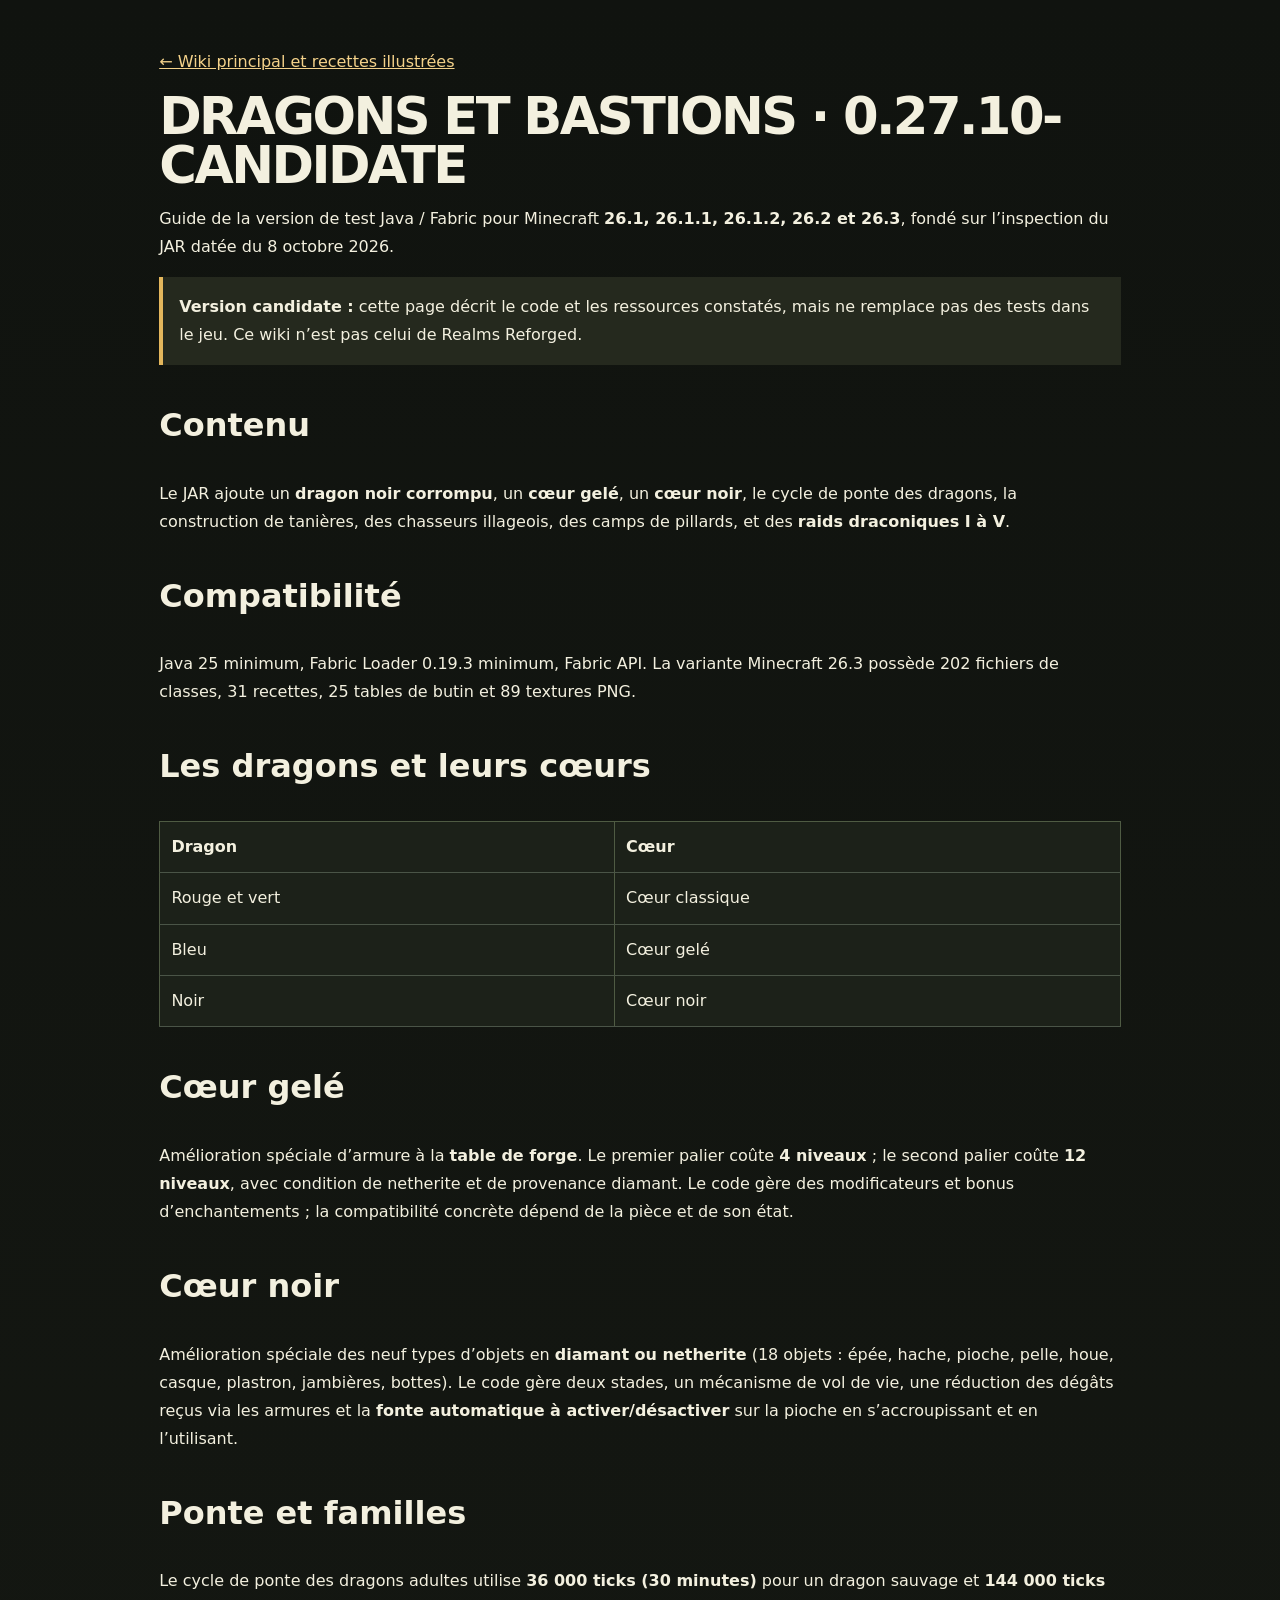
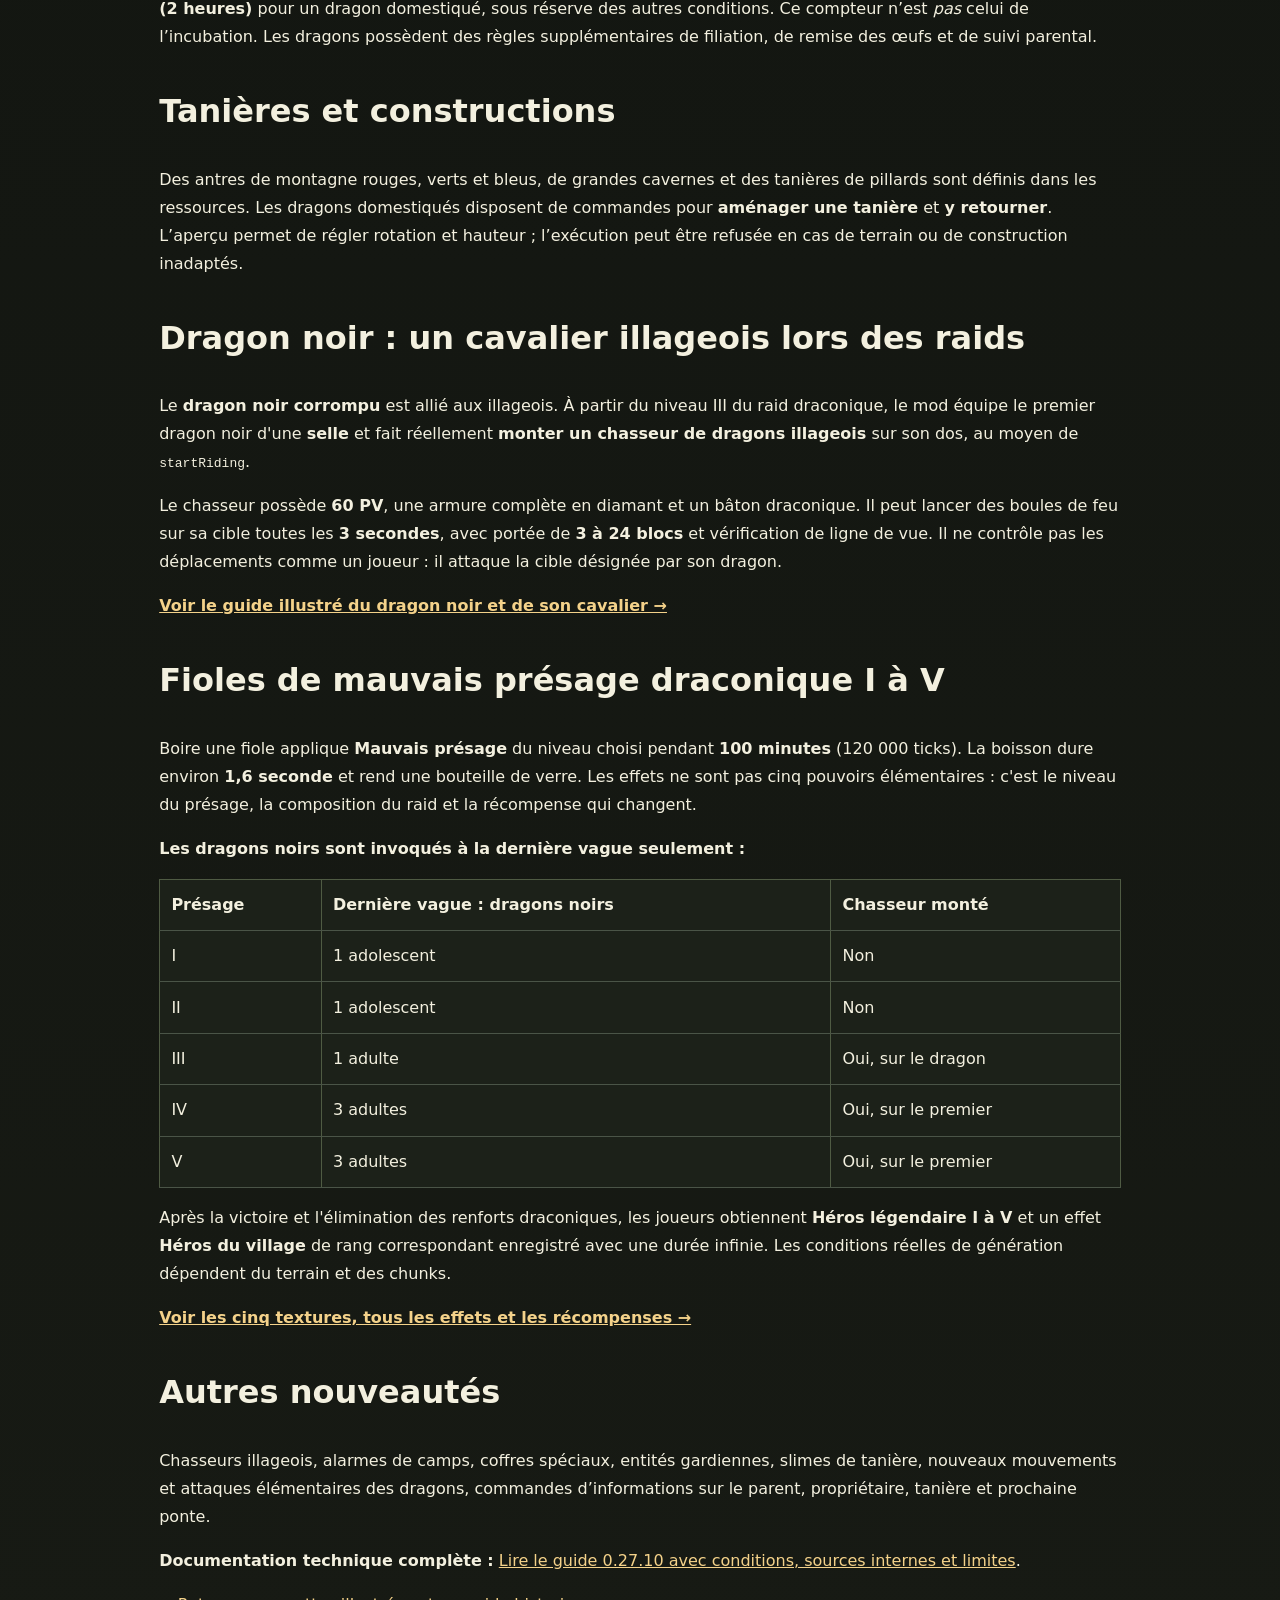
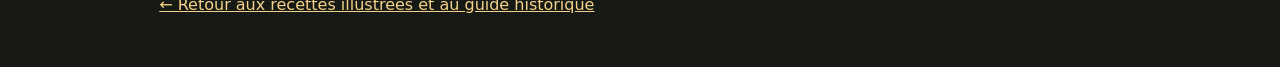
<file: site/maj-0-27-10.html>
<!doctype html>
<html lang="fr"><head><meta charset="utf-8"><meta name="viewport" content="width=device-width,initial-scale=1"><title>Nouveautés 0.27.10 — Dragons et Bastions</title><link rel="stylesheet" href="style.css"><style>main{max-width:1000px;margin:auto;padding:2rem 1.2rem;line-height:1.75}h1{font-size:clamp(2rem,4vw,3.6rem)}h2{margin-top:2rem}.notice{padding:1rem;background:#25291e;border-left:4px solid #e3b65c}table{width:100%;border-collapse:collapse}td,th{border-bottom:1px solid #4a5447;padding:.7rem;text-align:left}a{color:#f4d28a}code{overflow-wrap:anywhere}ul{padding-left:1.4rem}</style></head><body><main>
<p><a href="index.html">← Wiki principal et recettes illustrées</a></p><h1>Dragons et Bastions · 0.27.10-candidate</h1>
<p>Guide de la version de test Java / Fabric pour Minecraft <strong>26.1, 26.1.1, 26.1.2, 26.2 et 26.3</strong>, fondé sur l’inspection du JAR datée du 8 octobre 2026.</p>
<div class="notice"><strong>Version candidate :</strong> cette page décrit le code et les ressources constatés, mais ne remplace pas des tests dans le jeu. Ce wiki n’est pas celui de Realms Reforged.</div>
<h2>Contenu</h2><p>Le JAR ajoute un <strong>dragon noir corrompu</strong>, un <strong>cœur gelé</strong>, un <strong>cœur noir</strong>, le cycle de ponte des dragons, la construction de tanières, des chasseurs illageois, des camps de pillards, et des <strong>raids draconiques I à V</strong>.</p>
<h2>Compatibilité</h2><p>Java 25 minimum, Fabric Loader 0.19.3 minimum, Fabric API. La variante Minecraft 26.3 possède 202 fichiers de classes, 31 recettes, 25 tables de butin et 89 textures PNG.</p>
<h2>Les dragons et leurs cœurs</h2><table><thead><tr><th>Dragon</th><th>Cœur</th></tr></thead><tbody><tr><td>Rouge et vert</td><td>Cœur classique</td></tr><tr><td>Bleu</td><td>Cœur gelé</td></tr><tr><td>Noir</td><td>Cœur noir</td></tr></tbody></table>
<h2>Cœur gelé</h2><p>Amélioration spéciale d’armure à la <strong>table de forge</strong>. Le premier palier coûte <strong>4 niveaux</strong> ; le second palier coûte <strong>12 niveaux</strong>, avec condition de netherite et de provenance diamant. Le code gère des modificateurs et bonus d’enchantements ; la compatibilité concrète dépend de la pièce et de son état.</p>
<h2>Cœur noir</h2><p>Amélioration spéciale des neuf types d’objets en <strong>diamant ou netherite</strong> (18 objets : épée, hache, pioche, pelle, houe, casque, plastron, jambières, bottes). Le code gère deux stades, un mécanisme de vol de vie, une réduction des dégâts reçus via les armures et la <strong>fonte automatique à activer/désactiver</strong> sur la pioche en s’accroupissant et en l’utilisant.</p>
<h2>Ponte et familles</h2><p>Le cycle de ponte des dragons adultes utilise <strong>36 000 ticks (30 minutes)</strong> pour un dragon sauvage et <strong>144 000 ticks (2 heures)</strong> pour un dragon domestiqué, sous réserve des autres conditions. Ce compteur n’est <em>pas</em> celui de l’incubation. Les dragons possèdent des règles supplémentaires de filiation, de remise des œufs et de suivi parental.</p>
<h2>Tanières et constructions</h2><p>Des antres de montagne rouges, verts et bleus, de grandes cavernes et des tanières de pillards sont définis dans les ressources. Les dragons domestiqués disposent de commandes pour <strong>aménager une tanière</strong> et <strong>y retourner</strong>. L’aperçu permet de régler rotation et hauteur ; l’exécution peut être refusée en cas de terrain ou de construction inadaptés.</p>
<h2>Dragon noir : un cavalier illageois lors des raids</h2><p>Le <strong>dragon noir corrompu</strong> est allié aux illageois. À partir du niveau III du raid draconique, le mod équipe le premier dragon noir d'une <strong>selle</strong> et fait réellement <strong>monter un chasseur de dragons illageois</strong> sur son dos, au moyen de <code>startRiding</code>.</p><p>Le chasseur possède <strong>60 PV</strong>, une armure complète en diamant et un bâton draconique. Il peut lancer des boules de feu sur sa cible toutes les <strong>3 secondes</strong>, avec portée de <strong>3 à 24 blocs</strong> et vérification de ligne de vue. Il ne contrôle pas les déplacements comme un joueur : il attaque la cible désignée par son dragon.</p><p><a href="dragon-noir.html"><strong>Voir le guide illustré du dragon noir et de son cavalier →</strong></a></p>
<h2>Fioles de mauvais présage draconique I à V</h2><p>Boire une fiole applique <strong>Mauvais présage</strong> du niveau choisi pendant <strong>100 minutes</strong> (120 000 ticks). La boisson dure environ <strong>1,6 seconde</strong> et rend une bouteille de verre. Les effets ne sont pas cinq pouvoirs élémentaires : c'est le niveau du présage, la composition du raid et la récompense qui changent.</p><p><strong>Les dragons noirs sont invoqués à la dernière vague seulement :</strong></p><table><thead><tr><th>Présage</th><th>Dernière vague : dragons noirs</th><th>Chasseur monté</th></tr></thead><tbody><tr><td>I</td><td>1 adolescent</td><td>Non</td></tr><tr><td>II</td><td>1 adolescent</td><td>Non</td></tr><tr><td>III</td><td>1 adulte</td><td>Oui, sur le dragon</td></tr><tr><td>IV</td><td>3 adultes</td><td>Oui, sur le premier</td></tr><tr><td>V</td><td>3 adultes</td><td>Oui, sur le premier</td></tr></tbody></table><p>Après la victoire et l'élimination des renforts draconiques, les joueurs obtiennent <strong>Héros légendaire I à V</strong> et un effet <strong>Héros du village</strong> de rang correspondant enregistré avec une durée infinie. Les conditions réelles de génération dépendent du terrain et des chunks.</p><p><a href="raids-draconiques.html"><strong>Voir les cinq textures, tous les effets et les récompenses →</strong></a></p>
<h2>Autres nouveautés</h2><p>Chasseurs illageois, alarmes de camps, coffres spéciaux, entités gardiennes, slimes de tanière, nouveaux mouvements et attaques élémentaires des dragons, commandes d’informations sur le parent, propriétaire, tanière et prochaine ponte.</p>
<p><strong>Documentation technique complète :</strong> <a href="https://github.com/ldjo86/Dragons-et-bastions/blob/main/GUIDE_VERSION_0_27_10.md">Lire le guide 0.27.10 avec conditions, sources internes et limites</a>.</p>
<p><a href="index.html">← Retour aux recettes illustrées et au guide historique</a></p>
</main></body></html>
</file>
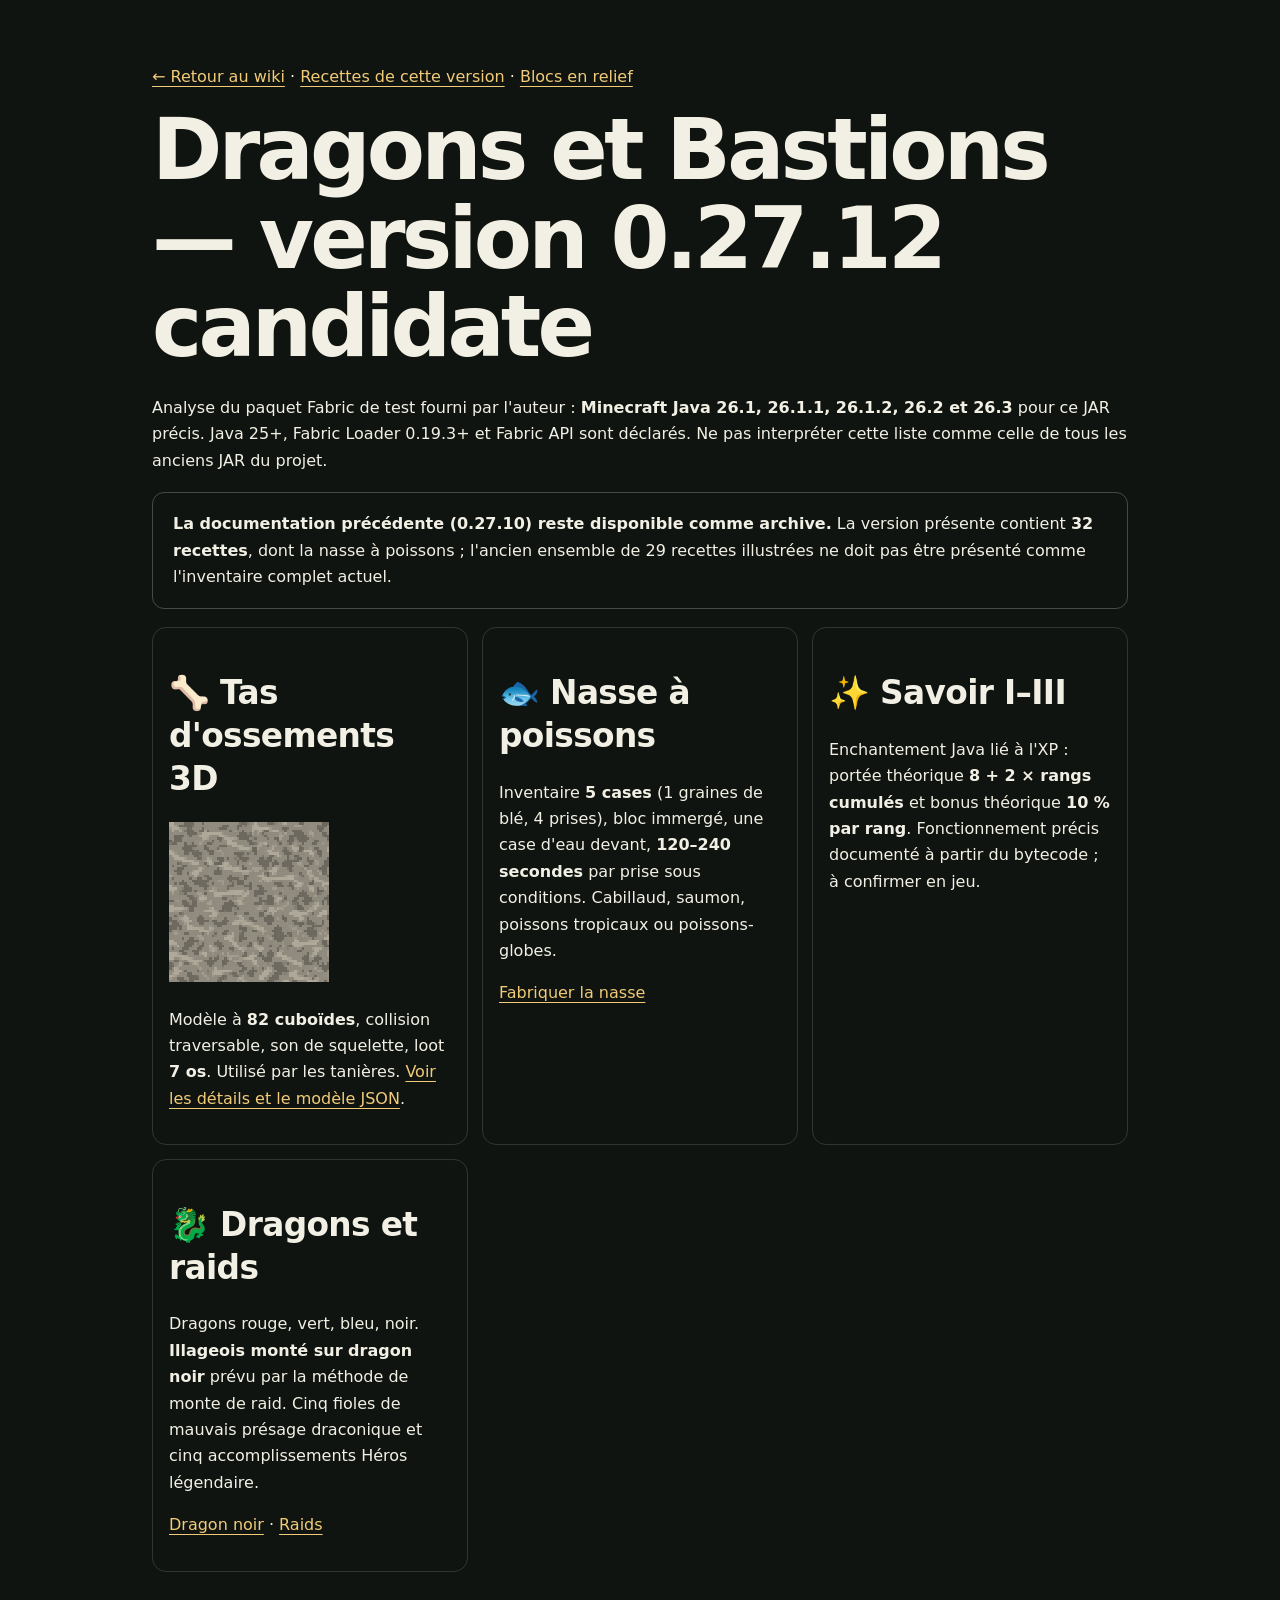
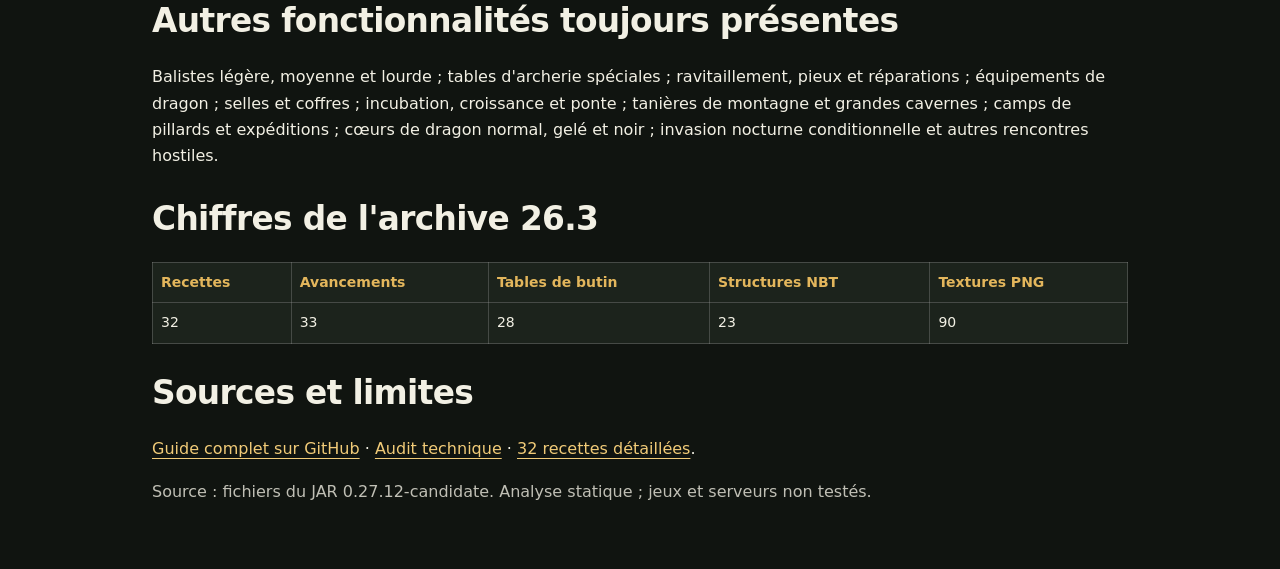
<file: site/maj-0-27-12.html>
<!doctype html><html lang="fr"><head><meta charset="utf-8"><meta name="viewport" content="width=device-width,initial-scale=1"><title>Dragons et Bastions — nouveautés 0.27.12</title><link rel="stylesheet" href="wiki.css"><style>main{max-width:1020px;margin:36px auto;padding:12px 22px;line-height:1.65}.notice-card{padding:18px 20px;border:1px solid #9996;border-radius:12px;margin:18px 0}.cols{display:grid;grid-template-columns:repeat(auto-fit,minmax(240px,1fr));gap:14px}.tile{padding:16px;border:1px solid #7775;border-radius:14px}table{border-collapse:collapse;width:100%}th,td{border:1px solid #9995;padding:8px;vertical-align:top}code{overflow-wrap:anywhere}.muted{opacity:.78}.pix{image-rendering:pixelated;width:160px;background:#ddd}a{text-decoration:underline}</style></head><body><main><p><a href="index.html">← Retour au wiki</a> · <a href="recettes-0-27-12.html">Recettes de cette version</a> · <a href="blocs-0-27-12.html">Blocs en relief</a></p>
<h1>Dragons et Bastions — version 0.27.12 candidate</h1><p>Analyse du paquet Fabric de test fourni par l'auteur : <b>Minecraft Java 26.1, 26.1.1, 26.1.2, 26.2 et 26.3</b> pour ce JAR précis. Java 25+, Fabric Loader 0.19.3+ et Fabric API sont déclarés. Ne pas interpréter cette liste comme celle de tous les anciens JAR du projet.</p>
<div class="notice-card"><b>La documentation précédente (0.27.10) reste disponible comme archive.</b> La version présente contient <b>32 recettes</b>, dont la nasse à poissons ; l'ancien ensemble de 29 recettes illustrées ne doit pas être présenté comme l'inventaire complet actuel.</div>
<div class="cols"><article class="tile"><h2>🦴 Tas d'ossements 3D</h2><img src="assets/02712/charred_bone.png" alt="Texture de matière os carbonisé, PAS le rendu 3D complet" class="pix"><p>Modèle à <b>82 cuboïdes</b>, collision traversable, son de squelette, loot <b>7 os</b>. Utilisé par les tanières. <a href="blocs-0-27-12.html">Voir les détails et le modèle JSON</a>.</p></article><article class="tile"><h2>🐟 Nasse à poissons</h2><p>Inventaire <b>5 cases</b> (1 graines de blé, 4 prises), bloc immergé, une case d'eau devant, <b>120–240 secondes</b> par prise sous conditions. Cabillaud, saumon, poissons tropicaux ou poissons-globes.</p><p><a href="recettes-0-27-12.html">Fabriquer la nasse</a></p></article><article class="tile"><h2>✨ Savoir I–III</h2><p>Enchantement Java lié à l'XP : portée théorique <b>8 + 2 × rangs cumulés</b> et bonus théorique <b>10 % par rang</b>. Fonctionnement précis documenté à partir du bytecode ; à confirmer en jeu.</p></article><article class="tile"><h2>🐉 Dragons et raids</h2><p>Dragons rouge, vert, bleu, noir. <b>Illageois monté sur dragon noir</b> prévu par la méthode de monte de raid. Cinq fioles de mauvais présage draconique et cinq accomplissements Héros légendaire.</p><p><a href="dragon-noir.html">Dragon noir</a> · <a href="raids-draconiques.html">Raids</a></p></article></div>
<h2>Autres fonctionnalités toujours présentes</h2><p>Balistes légère, moyenne et lourde ; tables d'archerie spéciales ; ravitaillement, pieux et réparations ; équipements de dragon ; selles et coffres ; incubation, croissance et ponte ; tanières de montagne et grandes cavernes ; camps de pillards et expéditions ; cœurs de dragon normal, gelé et noir ; invasion nocturne conditionnelle et autres rencontres hostiles.</p>
<h2>Chiffres de l'archive 26.3</h2><table><tr><th>Recettes</th><th>Avancements</th><th>Tables de butin</th><th>Structures NBT</th><th>Textures PNG</th></tr><tr><td>32</td><td>33</td><td>28</td><td>23</td><td>90</td></tr></table>
<h2>Sources et limites</h2><p><a href="https://github.com/ldjo86/Dragons-et-bastions/blob/main/GUIDE_VERSION_0_27_12.md">Guide complet sur GitHub</a> · <a href="https://github.com/ldjo86/Dragons-et-bastions/blob/main/ANALYSE_JAR_0_27_12.md">Audit technique</a> · <a href="https://github.com/ldjo86/Dragons-et-bastions/blob/main/RECETTES_VERSION_0_27_12.md">32 recettes détaillées</a>.</p>
<p class="muted">Source : fichiers du JAR 0.27.12-candidate. Analyse statique ; jeux et serveurs non testés.</p></main></body></html>
</file>
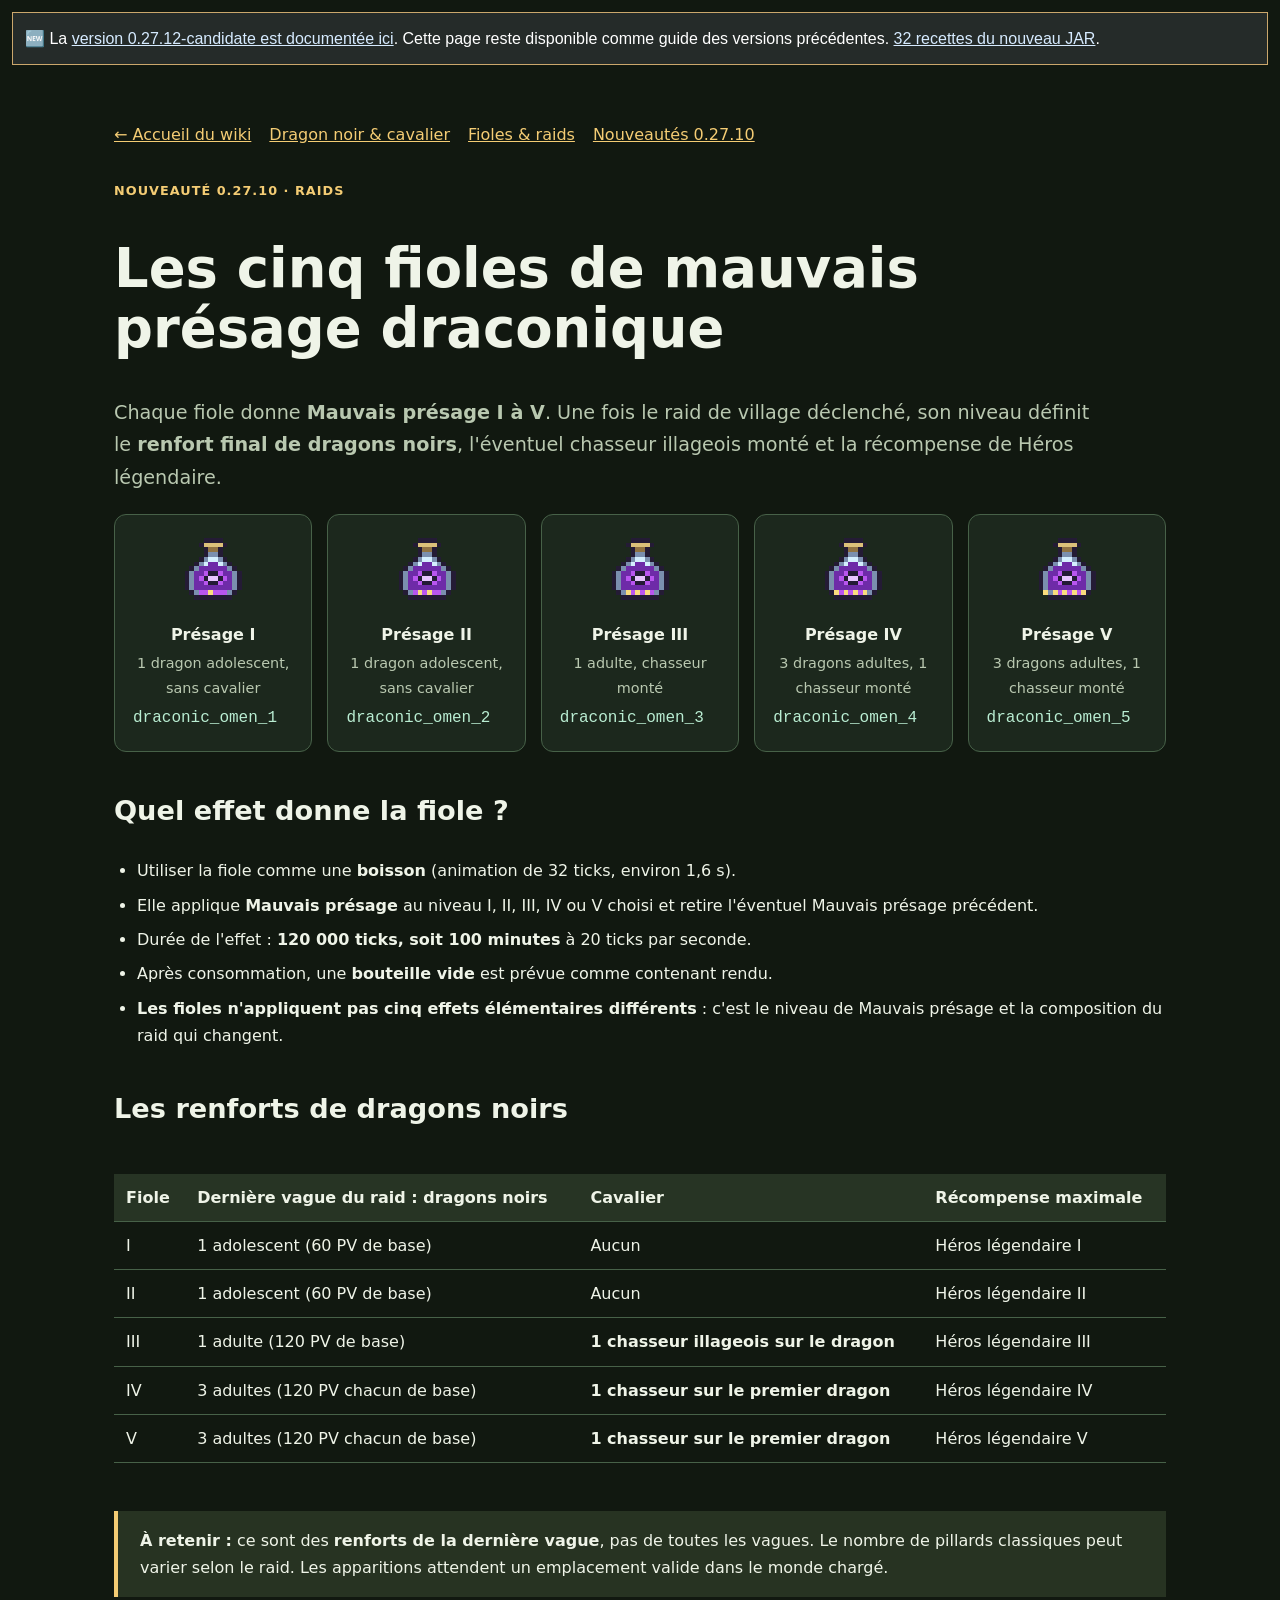
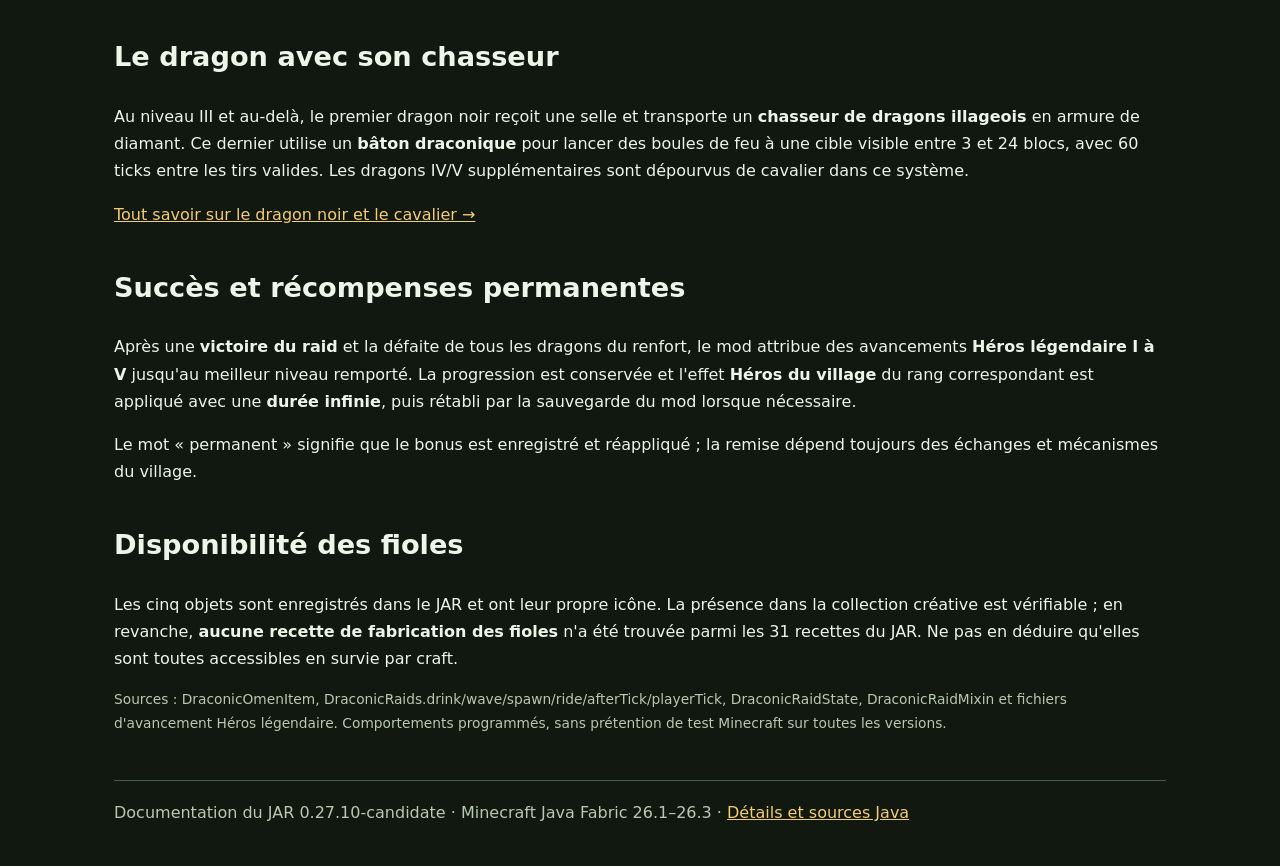
<file: site/raids-draconiques.html>
<!doctype html><html lang="fr"><head><meta charset="utf-8"><meta name="viewport" content="width=device-width,initial-scale=1"><meta name="description" content="Mauvais présage draconique : les 5 fioles, leur effet de 100 minutes, les dragons noirs et chasseurs montés du raid final, les succès."><title>Fioles de mauvais présage draconique I à V · Dragons et Bastions</title><style>:root{color-scheme:dark;--bg:#111810;--panel:#1c281d;--ink:#eff4e8;--dim:#b9c8b0;--line:#476148;--gold:#f4cc74}*{box-sizing:border-box}html{scroll-behavior:smooth}body{background:var(--bg);margin:0;color:var(--ink);font:16px/1.7 system-ui,Arial,sans-serif}main{max-width:1100px;padding:24px;margin:auto}a{color:var(--gold)}nav{display:flex;gap:18px;flex-wrap:wrap;margin:20px 0 32px}h1{font-size:clamp(2rem,5vw,3.4rem);line-height:1.12}h2{font-size:1.7rem;margin-top:2.3rem}h3{margin-top:1.6rem}.eyebrow{color:var(--gold);font-weight:800;letter-spacing:.08em;text-transform:uppercase;font-size:.8rem}.lead{font-size:1.2rem;color:var(--dim);max-width:80ch}.notice{padding:16px 22px;background:#273322;border-left:4px solid var(--gold);margin:24px 0}.cards{display:grid;grid-template-columns:repeat(auto-fit,minmax(175px,1fr));gap:15px}.card{padding:18px;border:1px solid var(--line);border-radius:12px;background:var(--panel)}.card img{width:76px;height:76px;object-fit:contain;image-rendering:pixelated;display:block;margin:0 auto 12px}.card strong{display:block;text-align:center}.card p{text-align:center;font-size:.9rem;color:var(--dim);margin:.2rem 0}table{width:100%;border-collapse:collapse;margin:1.2rem 0 1.5rem}th,td{padding:10px 12px;text-align:left;border-bottom:1px solid var(--line)}th{background:#273424}code{color:#b9edd2;overflow-wrap:anywhere}ul{padding-left:23px}li{margin:.45rem 0}.scroll{overflow-x:auto}.dim{color:var(--dim)}.small{font-size:.86rem}footer{border-top:1px solid var(--line);margin-top:45px;padding:18px 0;color:var(--dim)}.pill{display:inline-block;border:1px solid var(--line);padding:4px 12px;border-radius:40px;color:var(--gold)}img.eggs{width:96px;height:96px;object-fit:contain;image-rendering:pixelated}@media(max-width:600px){th,td{padding:8px}}</style></head><body><aside style="margin:12px;padding:12px;background:#252b29;color:#fff;border:1px solid #cba76c;font-family:sans-serif">🆕 La <a style="color:#d6ebff" href="maj-0-27-12.html">version 0.27.12-candidate est documentée ici</a>. Cette page reste disponible comme guide des versions précédentes. <a style="color:#d6ebff" href="recettes-0-27-12.html">32 recettes du nouveau JAR</a>.</aside><main><nav aria-label="Navigation"><a href="index.html">← Accueil du wiki</a><a href="dragon-noir.html">Dragon noir & cavalier</a><a href="raids-draconiques.html">Fioles & raids</a><a href="maj-0-27-10.html">Nouveautés 0.27.10</a></nav>
<p class="eyebrow">NOUVEAUTÉ 0.27.10 · RAIDS</p><h1>Les cinq fioles de mauvais présage draconique</h1>
<p class="lead">Chaque fiole donne <strong>Mauvais présage I à V</strong>. Une fois le raid de village déclenché, son niveau définit le <strong>renfort final de dragons noirs</strong>, l'éventuel chasseur illageois monté et la récompense de Héros légendaire.</p>
<div class="cards">
<div class="card"><img src="generated/icons/draconic_omen_1.png" alt="Fiole réelle de mauvais présage draconique I"><strong>Présage I</strong><p>1 dragon adolescent, sans cavalier</p><code>draconic_omen_1</code></div><div class="card"><img src="generated/icons/draconic_omen_2.png" alt="Fiole réelle de mauvais présage draconique II"><strong>Présage II</strong><p>1 dragon adolescent, sans cavalier</p><code>draconic_omen_2</code></div><div class="card"><img src="generated/icons/draconic_omen_3.png" alt="Fiole réelle de mauvais présage draconique III"><strong>Présage III</strong><p>1 adulte, chasseur monté</p><code>draconic_omen_3</code></div><div class="card"><img src="generated/icons/draconic_omen_4.png" alt="Fiole réelle de mauvais présage draconique IV"><strong>Présage IV</strong><p>3 dragons adultes, 1 chasseur monté</p><code>draconic_omen_4</code></div><div class="card"><img src="generated/icons/draconic_omen_5.png" alt="Fiole réelle de mauvais présage draconique V"><strong>Présage V</strong><p>3 dragons adultes, 1 chasseur monté</p><code>draconic_omen_5</code></div></div>
<h2>Quel effet donne la fiole ?</h2><ul><li>Utiliser la fiole comme une <strong>boisson</strong> (animation de 32 ticks, environ 1,6 s).</li><li>Elle applique <strong>Mauvais présage</strong> au niveau I, II, III, IV ou V choisi et retire l'éventuel Mauvais présage précédent.</li><li>Durée de l'effet : <strong>120 000 ticks, soit 100 minutes</strong> à 20 ticks par seconde.</li><li>Après consommation, une <strong>bouteille vide</strong> est prévue comme contenant rendu.</li><li><strong>Les fioles n'appliquent pas cinq effets élémentaires différents</strong> : c'est le niveau de Mauvais présage et la composition du raid qui changent.</li></ul>
<h2>Les renforts de dragons noirs</h2><div class="scroll"><table><thead><tr><th>Fiole</th><th>Dernière vague du raid : dragons noirs</th><th>Cavalier</th><th>Récompense maximale</th></tr></thead><tbody>
<tr><td>I</td><td>1 adolescent (60 PV de base)</td><td>Aucun</td><td>Héros légendaire I</td></tr>
<tr><td>II</td><td>1 adolescent (60 PV de base)</td><td>Aucun</td><td>Héros légendaire II</td></tr>
<tr><td>III</td><td>1 adulte (120 PV de base)</td><td><strong>1 chasseur illageois sur le dragon</strong></td><td>Héros légendaire III</td></tr>
<tr><td>IV</td><td>3 adultes (120 PV chacun de base)</td><td><strong>1 chasseur sur le premier dragon</strong></td><td>Héros légendaire IV</td></tr>
<tr><td>V</td><td>3 adultes (120 PV chacun de base)</td><td><strong>1 chasseur sur le premier dragon</strong></td><td>Héros légendaire V</td></tr></tbody></table></div>
<div class="notice"><strong>À retenir :</strong> ce sont des <strong>renforts de la dernière vague</strong>, pas de toutes les vagues. Le nombre de pillards classiques peut varier selon le raid. Les apparitions attendent un emplacement valide dans le monde chargé.</div>
<h2>Le dragon avec son chasseur</h2><p>Au niveau III et au-delà, le premier dragon noir reçoit une selle et transporte un <strong>chasseur de dragons illageois</strong> en armure de diamant. Ce dernier utilise un <strong>bâton draconique</strong> pour lancer des boules de feu à une cible visible entre 3 et 24 blocs, avec 60 ticks entre les tirs valides. Les dragons IV/V supplémentaires sont dépourvus de cavalier dans ce système.</p>
<p><a href="dragon-noir.html">Tout savoir sur le dragon noir et le cavalier →</a></p>
<h2>Succès et récompenses permanentes</h2><p>Après une <strong>victoire du raid</strong> et la défaite de tous les dragons du renfort, le mod attribue des avancements <strong>Héros légendaire I à V</strong> jusqu'au meilleur niveau remporté. La progression est conservée et l'effet <strong>Héros du village</strong> du rang correspondant est appliqué avec une <strong>durée infinie</strong>, puis rétabli par la sauvegarde du mod lorsque nécessaire.</p>
<p>Le mot « permanent » signifie que le bonus est enregistré et réappliqué ; la remise dépend toujours des échanges et mécanismes du village.</p>
<h2>Disponibilité des fioles</h2><p>Les cinq objets sont enregistrés dans le JAR et ont leur propre icône. La présence dans la collection créative est vérifiable ; en revanche, <strong>aucune recette de fabrication des fioles</strong> n'a été trouvée parmi les 31 recettes du JAR. Ne pas en déduire qu'elles sont toutes accessibles en survie par craft.</p>
<p class="small dim">Sources : DraconicOmenItem, DraconicRaids.drink/wave/spawn/ride/afterTick/playerTick, DraconicRaidState, DraconicRaidMixin et fichiers d'avancement Héros légendaire. Comportements programmés, sans prétention de test Minecraft sur toutes les versions.</p><footer>Documentation du JAR 0.27.10-candidate · Minecraft Java Fabric 26.1–26.3 · <a href="https://github.com/ldjo86/Dragons-et-bastions/blob/main/DRAGON_NOIR_ET_RAIDS.md">Détails et sources Java</a></footer></main></body></html>
</file>
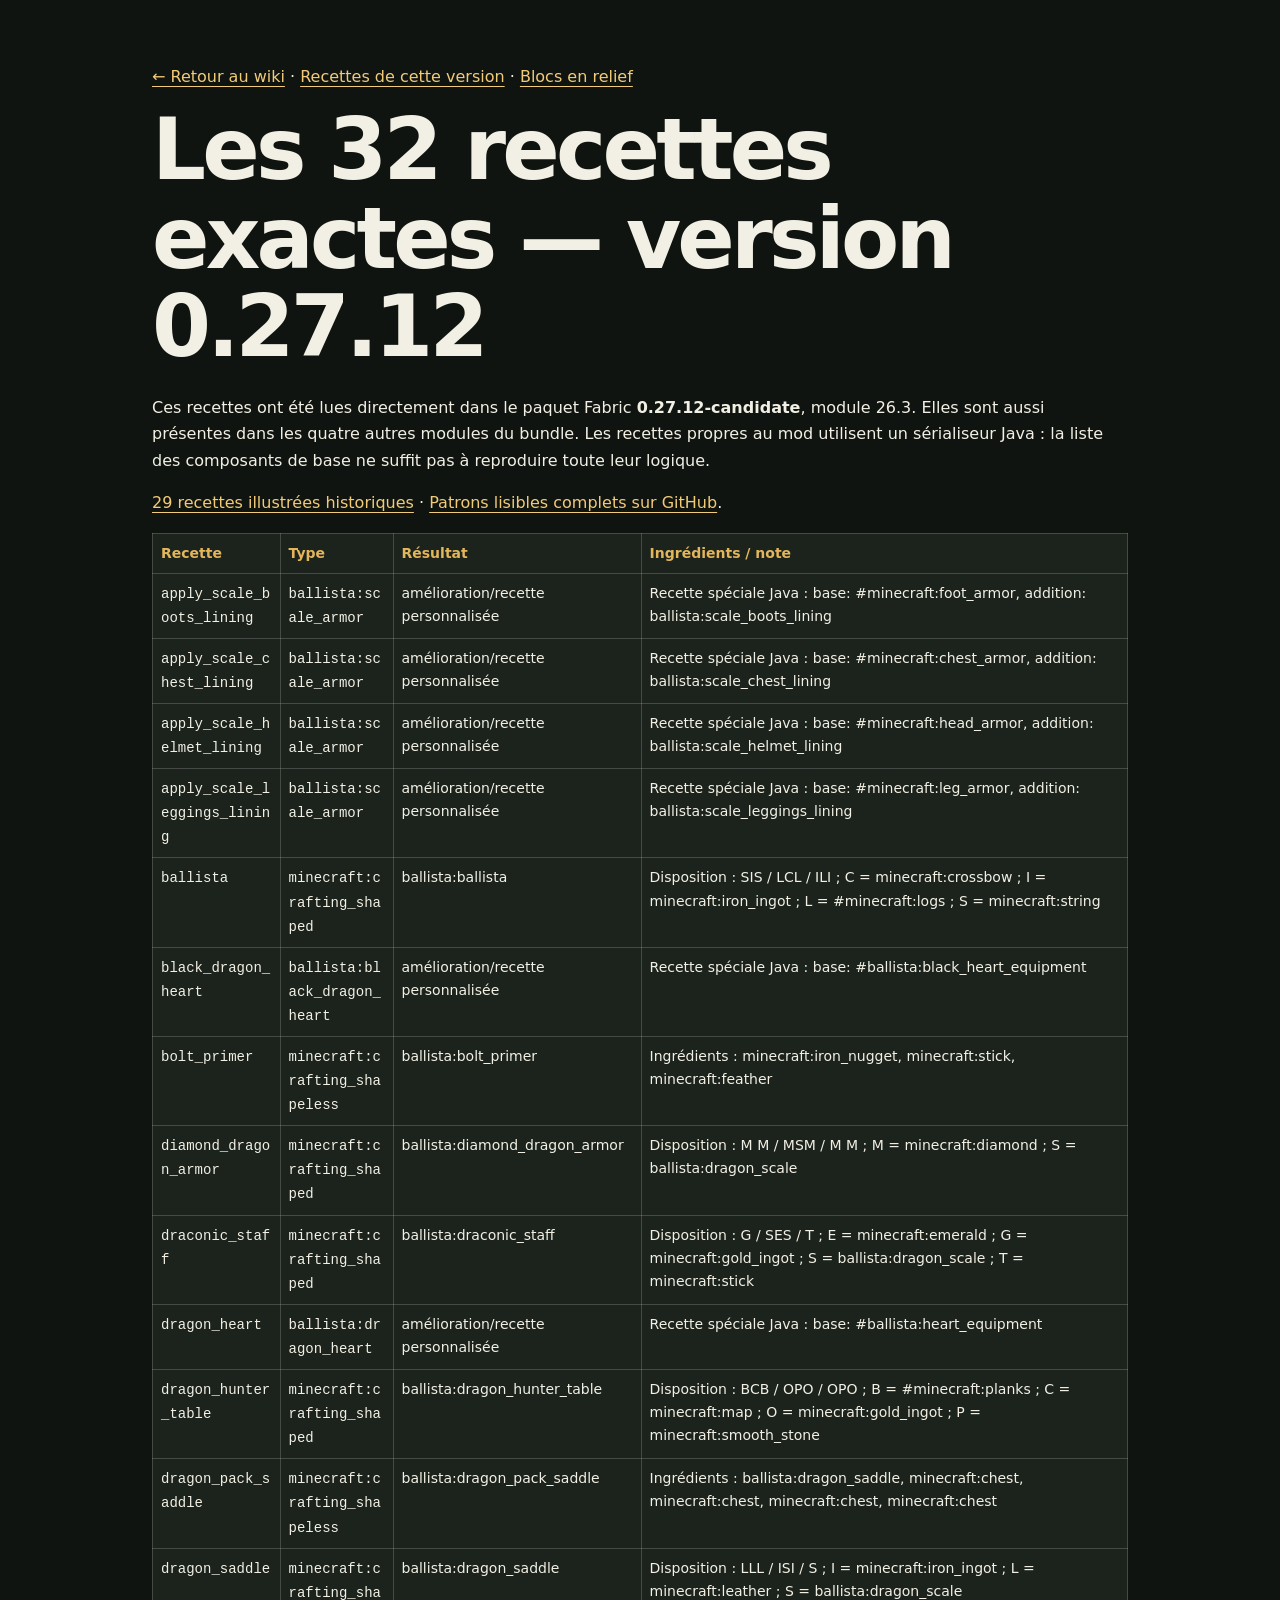
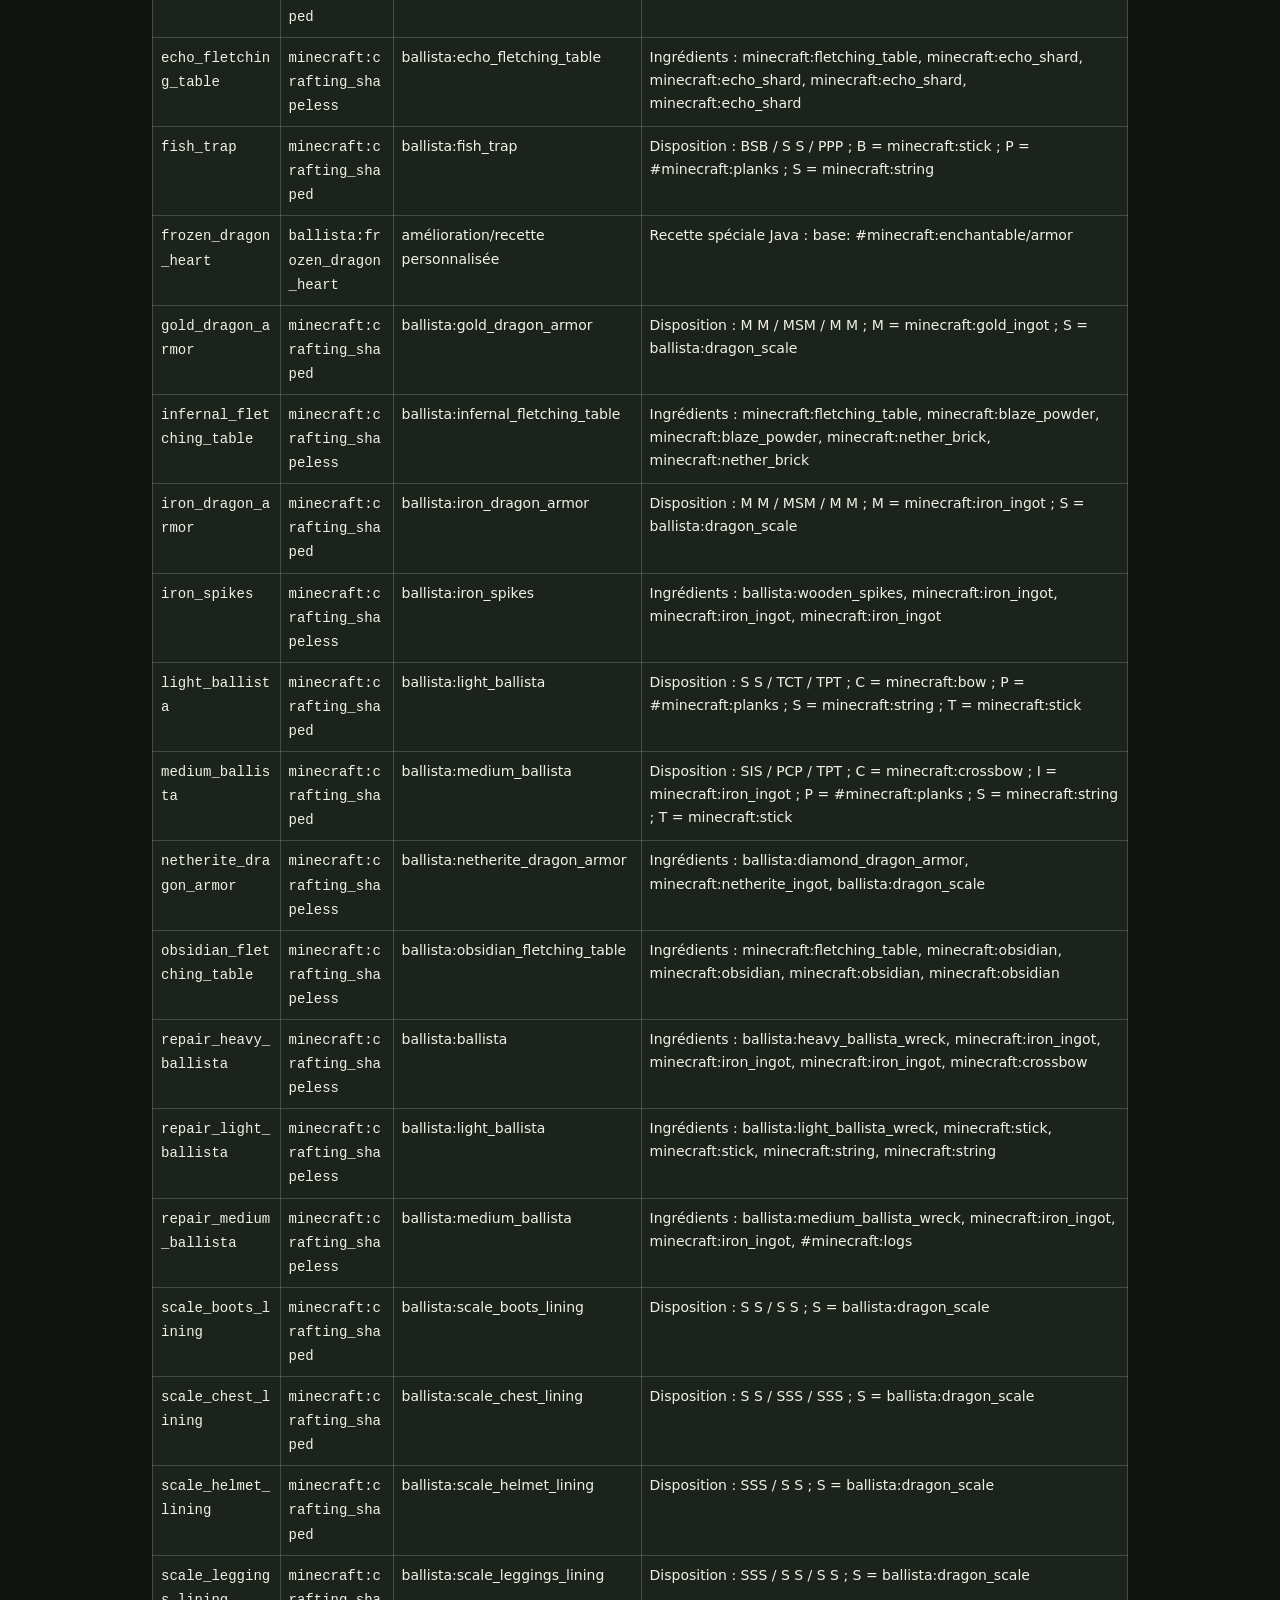
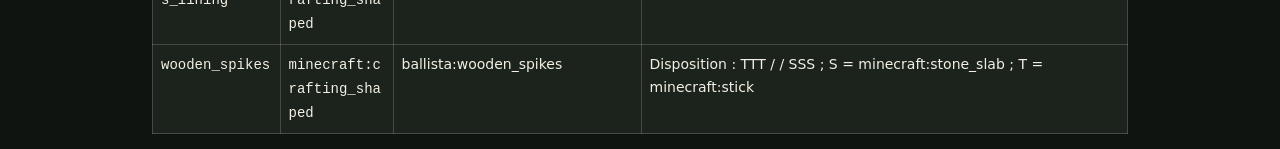
<file: site/recettes-0-27-12.html>
<!doctype html><html lang="fr"><head><meta charset="utf-8"><meta name="viewport" content="width=device-width,initial-scale=1"><title>Les 32 recettes — Dragons et Bastions 0.27.12</title><link rel="stylesheet" href="wiki.css"><style>main{max-width:1020px;margin:36px auto;padding:12px 22px;line-height:1.65}.notice-card{padding:18px 20px;border:1px solid #9996;border-radius:12px;margin:18px 0}.cols{display:grid;grid-template-columns:repeat(auto-fit,minmax(240px,1fr));gap:14px}.tile{padding:16px;border:1px solid #7775;border-radius:14px}table{border-collapse:collapse;width:100%}th,td{border:1px solid #9995;padding:8px;vertical-align:top}code{overflow-wrap:anywhere}.muted{opacity:.78}.pix{image-rendering:pixelated;width:160px;background:#ddd}a{text-decoration:underline}</style></head><body><main><p><a href="index.html">← Retour au wiki</a> · <a href="recettes-0-27-12.html">Recettes de cette version</a> · <a href="blocs-0-27-12.html">Blocs en relief</a></p><h1>Les 32 recettes exactes — version 0.27.12</h1><p>Ces recettes ont été lues directement dans le paquet Fabric <strong>0.27.12-candidate</strong>, module 26.3. Elles sont aussi présentes dans les quatre autres modules du bundle. Les recettes propres au mod utilisent un sérialiseur Java : la liste des composants de base ne suffit pas à reproduire toute leur logique.</p><p><a href="recettes.html">29 recettes illustrées historiques</a> · <a href="https://github.com/ldjo86/Dragons-et-bastions/blob/main/RECETTES_VERSION_0_27_12.md">Patrons lisibles complets sur GitHub</a>.</p><table><thead><tr><th>Recette</th><th>Type</th><th>Résultat</th><th>Ingrédients / note</th></tr></thead><tbody><tr><td><code>apply_scale_boots_lining</code></td><td><code>ballista:scale_armor</code></td><td>amélioration/recette personnalisée</td><td>Recette spéciale Java : base: #minecraft:foot_armor, addition: ballista:scale_boots_lining</td></tr><tr><td><code>apply_scale_chest_lining</code></td><td><code>ballista:scale_armor</code></td><td>amélioration/recette personnalisée</td><td>Recette spéciale Java : base: #minecraft:chest_armor, addition: ballista:scale_chest_lining</td></tr><tr><td><code>apply_scale_helmet_lining</code></td><td><code>ballista:scale_armor</code></td><td>amélioration/recette personnalisée</td><td>Recette spéciale Java : base: #minecraft:head_armor, addition: ballista:scale_helmet_lining</td></tr><tr><td><code>apply_scale_leggings_lining</code></td><td><code>ballista:scale_armor</code></td><td>amélioration/recette personnalisée</td><td>Recette spéciale Java : base: #minecraft:leg_armor, addition: ballista:scale_leggings_lining</td></tr><tr><td><code>ballista</code></td><td><code>minecraft:crafting_shaped</code></td><td>ballista:ballista</td><td>Disposition : SIS / LCL / ILI ; C = minecraft:crossbow ; I = minecraft:iron_ingot ; L = #minecraft:logs ; S = minecraft:string</td></tr><tr><td><code>black_dragon_heart</code></td><td><code>ballista:black_dragon_heart</code></td><td>amélioration/recette personnalisée</td><td>Recette spéciale Java : base: #ballista:black_heart_equipment</td></tr><tr><td><code>bolt_primer</code></td><td><code>minecraft:crafting_shapeless</code></td><td>ballista:bolt_primer</td><td>Ingrédients : minecraft:iron_nugget, minecraft:stick, minecraft:feather</td></tr><tr><td><code>diamond_dragon_armor</code></td><td><code>minecraft:crafting_shaped</code></td><td>ballista:diamond_dragon_armor</td><td>Disposition : M M / MSM / M M ; M = minecraft:diamond ; S = ballista:dragon_scale</td></tr><tr><td><code>draconic_staff</code></td><td><code>minecraft:crafting_shaped</code></td><td>ballista:draconic_staff</td><td>Disposition :  G  / SES /  T  ; E = minecraft:emerald ; G = minecraft:gold_ingot ; S = ballista:dragon_scale ; T = minecraft:stick</td></tr><tr><td><code>dragon_heart</code></td><td><code>ballista:dragon_heart</code></td><td>amélioration/recette personnalisée</td><td>Recette spéciale Java : base: #ballista:heart_equipment</td></tr><tr><td><code>dragon_hunter_table</code></td><td><code>minecraft:crafting_shaped</code></td><td>ballista:dragon_hunter_table</td><td>Disposition : BCB / OPO / OPO ; B = #minecraft:planks ; C = minecraft:map ; O = minecraft:gold_ingot ; P = minecraft:smooth_stone</td></tr><tr><td><code>dragon_pack_saddle</code></td><td><code>minecraft:crafting_shapeless</code></td><td>ballista:dragon_pack_saddle</td><td>Ingrédients : ballista:dragon_saddle, minecraft:chest, minecraft:chest, minecraft:chest, minecraft:chest</td></tr><tr><td><code>dragon_saddle</code></td><td><code>minecraft:crafting_shaped</code></td><td>ballista:dragon_saddle</td><td>Disposition : LLL / ISI /  S  ; I = minecraft:iron_ingot ; L = minecraft:leather ; S = ballista:dragon_scale</td></tr><tr><td><code>echo_fletching_table</code></td><td><code>minecraft:crafting_shapeless</code></td><td>ballista:echo_fletching_table</td><td>Ingrédients : minecraft:fletching_table, minecraft:echo_shard, minecraft:echo_shard, minecraft:echo_shard, minecraft:echo_shard</td></tr><tr><td><code>fish_trap</code></td><td><code>minecraft:crafting_shaped</code></td><td>ballista:fish_trap</td><td>Disposition : BSB / S S / PPP ; B = minecraft:stick ; P = #minecraft:planks ; S = minecraft:string</td></tr><tr><td><code>frozen_dragon_heart</code></td><td><code>ballista:frozen_dragon_heart</code></td><td>amélioration/recette personnalisée</td><td>Recette spéciale Java : base: #minecraft:enchantable/armor</td></tr><tr><td><code>gold_dragon_armor</code></td><td><code>minecraft:crafting_shaped</code></td><td>ballista:gold_dragon_armor</td><td>Disposition : M M / MSM / M M ; M = minecraft:gold_ingot ; S = ballista:dragon_scale</td></tr><tr><td><code>infernal_fletching_table</code></td><td><code>minecraft:crafting_shapeless</code></td><td>ballista:infernal_fletching_table</td><td>Ingrédients : minecraft:fletching_table, minecraft:blaze_powder, minecraft:blaze_powder, minecraft:nether_brick, minecraft:nether_brick</td></tr><tr><td><code>iron_dragon_armor</code></td><td><code>minecraft:crafting_shaped</code></td><td>ballista:iron_dragon_armor</td><td>Disposition : M M / MSM / M M ; M = minecraft:iron_ingot ; S = ballista:dragon_scale</td></tr><tr><td><code>iron_spikes</code></td><td><code>minecraft:crafting_shapeless</code></td><td>ballista:iron_spikes</td><td>Ingrédients : ballista:wooden_spikes, minecraft:iron_ingot, minecraft:iron_ingot, minecraft:iron_ingot</td></tr><tr><td><code>light_ballista</code></td><td><code>minecraft:crafting_shaped</code></td><td>ballista:light_ballista</td><td>Disposition : S S / TCT / TPT ; C = minecraft:bow ; P = #minecraft:planks ; S = minecraft:string ; T = minecraft:stick</td></tr><tr><td><code>medium_ballista</code></td><td><code>minecraft:crafting_shaped</code></td><td>ballista:medium_ballista</td><td>Disposition : SIS / PCP / TPT ; C = minecraft:crossbow ; I = minecraft:iron_ingot ; P = #minecraft:planks ; S = minecraft:string ; T = minecraft:stick</td></tr><tr><td><code>netherite_dragon_armor</code></td><td><code>minecraft:crafting_shapeless</code></td><td>ballista:netherite_dragon_armor</td><td>Ingrédients : ballista:diamond_dragon_armor, minecraft:netherite_ingot, ballista:dragon_scale</td></tr><tr><td><code>obsidian_fletching_table</code></td><td><code>minecraft:crafting_shapeless</code></td><td>ballista:obsidian_fletching_table</td><td>Ingrédients : minecraft:fletching_table, minecraft:obsidian, minecraft:obsidian, minecraft:obsidian, minecraft:obsidian</td></tr><tr><td><code>repair_heavy_ballista</code></td><td><code>minecraft:crafting_shapeless</code></td><td>ballista:ballista</td><td>Ingrédients : ballista:heavy_ballista_wreck, minecraft:iron_ingot, minecraft:iron_ingot, minecraft:iron_ingot, minecraft:crossbow</td></tr><tr><td><code>repair_light_ballista</code></td><td><code>minecraft:crafting_shapeless</code></td><td>ballista:light_ballista</td><td>Ingrédients : ballista:light_ballista_wreck, minecraft:stick, minecraft:stick, minecraft:string, minecraft:string</td></tr><tr><td><code>repair_medium_ballista</code></td><td><code>minecraft:crafting_shapeless</code></td><td>ballista:medium_ballista</td><td>Ingrédients : ballista:medium_ballista_wreck, minecraft:iron_ingot, minecraft:iron_ingot, #minecraft:logs</td></tr><tr><td><code>scale_boots_lining</code></td><td><code>minecraft:crafting_shaped</code></td><td>ballista:scale_boots_lining</td><td>Disposition : S S / S S ; S = ballista:dragon_scale</td></tr><tr><td><code>scale_chest_lining</code></td><td><code>minecraft:crafting_shaped</code></td><td>ballista:scale_chest_lining</td><td>Disposition : S S / SSS / SSS ; S = ballista:dragon_scale</td></tr><tr><td><code>scale_helmet_lining</code></td><td><code>minecraft:crafting_shaped</code></td><td>ballista:scale_helmet_lining</td><td>Disposition : SSS / S S ; S = ballista:dragon_scale</td></tr><tr><td><code>scale_leggings_lining</code></td><td><code>minecraft:crafting_shaped</code></td><td>ballista:scale_leggings_lining</td><td>Disposition : SSS / S S / S S ; S = ballista:dragon_scale</td></tr><tr><td><code>wooden_spikes</code></td><td><code>minecraft:crafting_shaped</code></td><td>ballista:wooden_spikes</td><td>Disposition : TTT /     / SSS ; S = minecraft:stone_slab ; T = minecraft:stick</td></tr></tbody></table><p class="muted">Source : fichiers du JAR 0.27.12-candidate. Analyse statique ; jeux et serveurs non testés.</p></main></body></html>
</file>
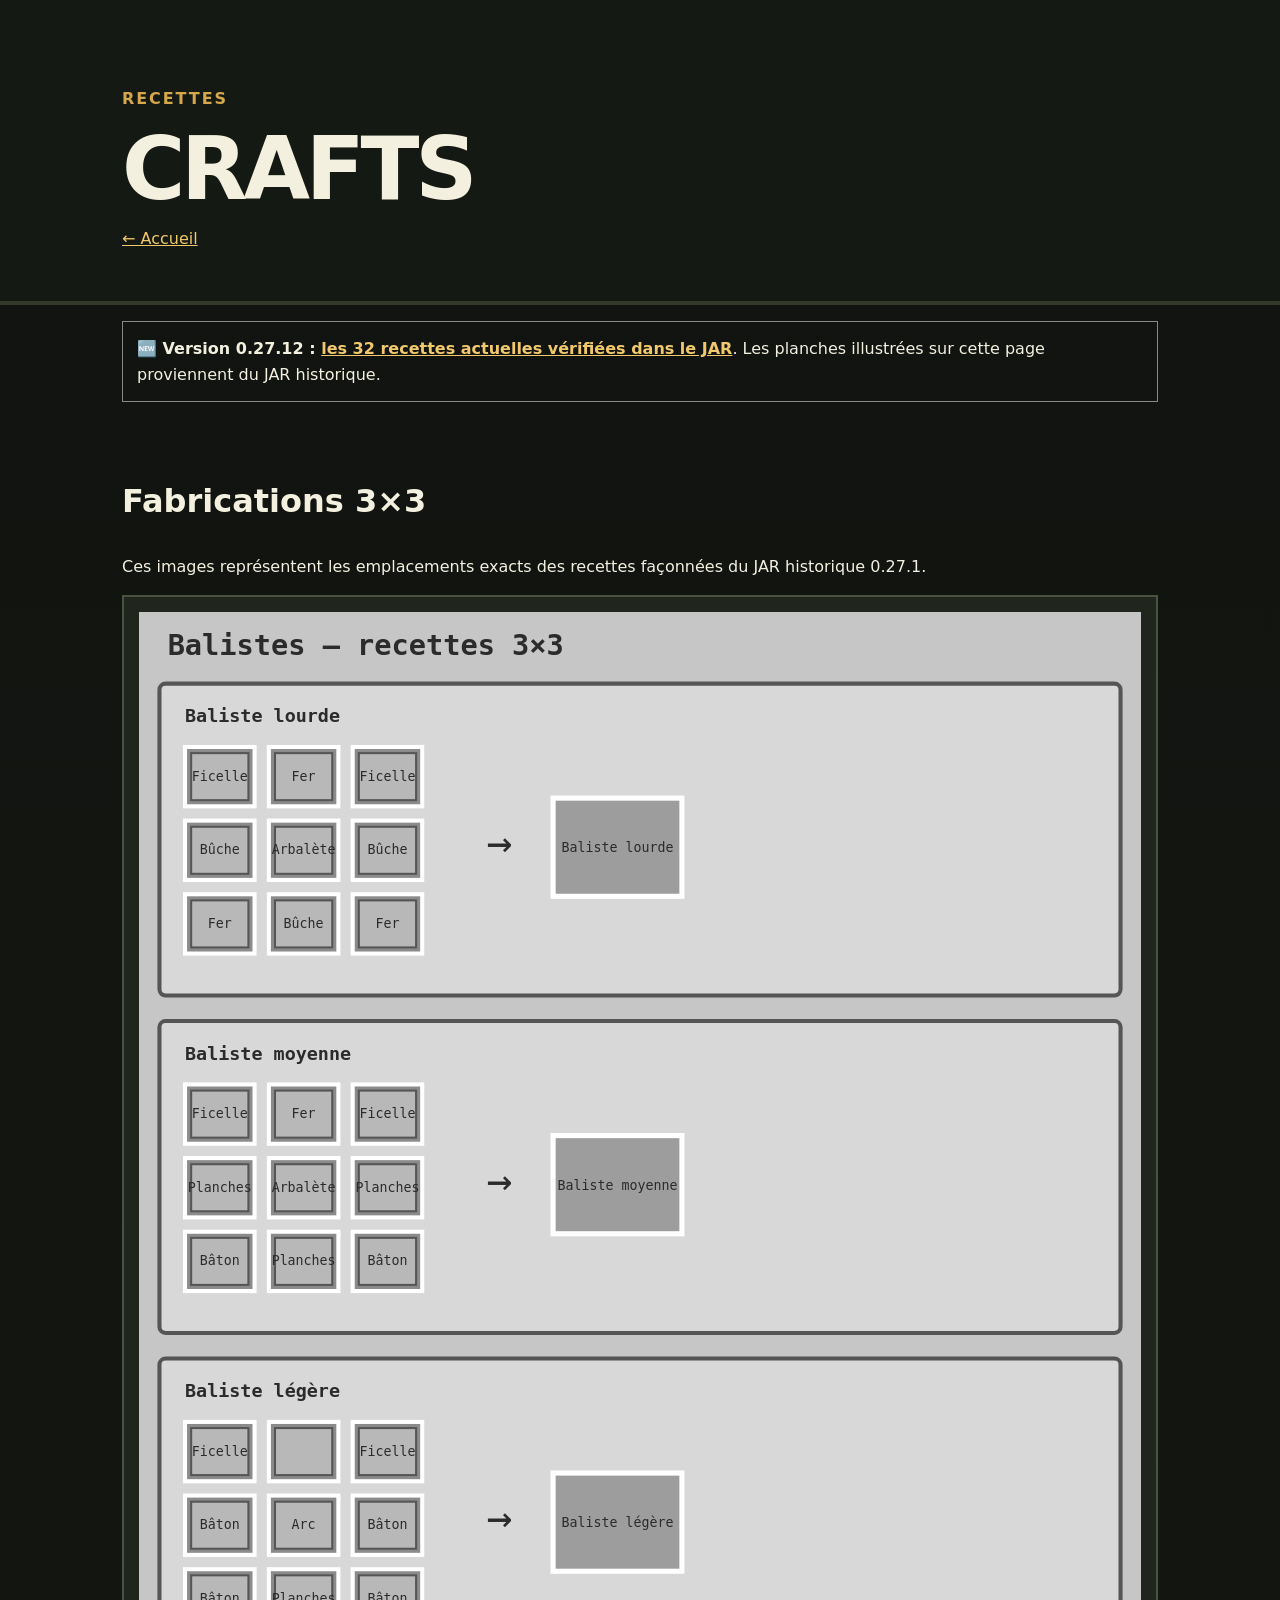
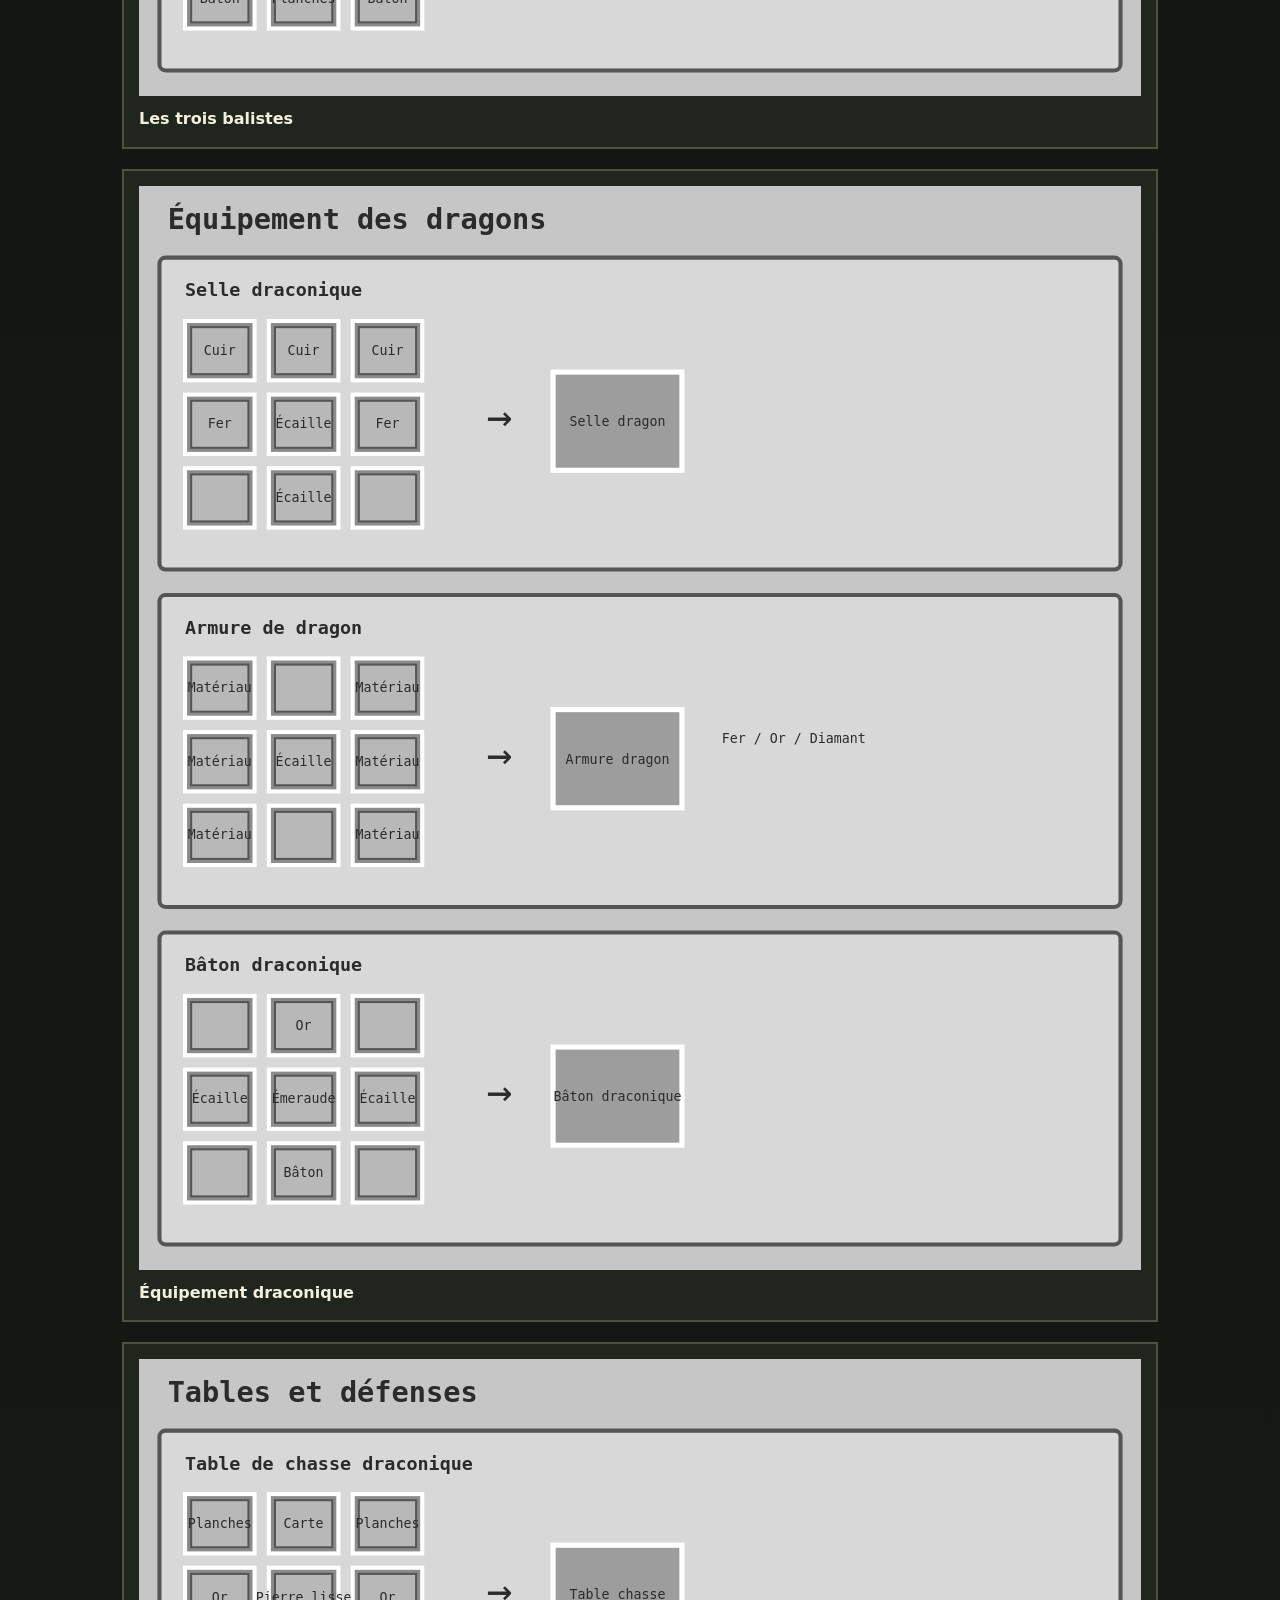
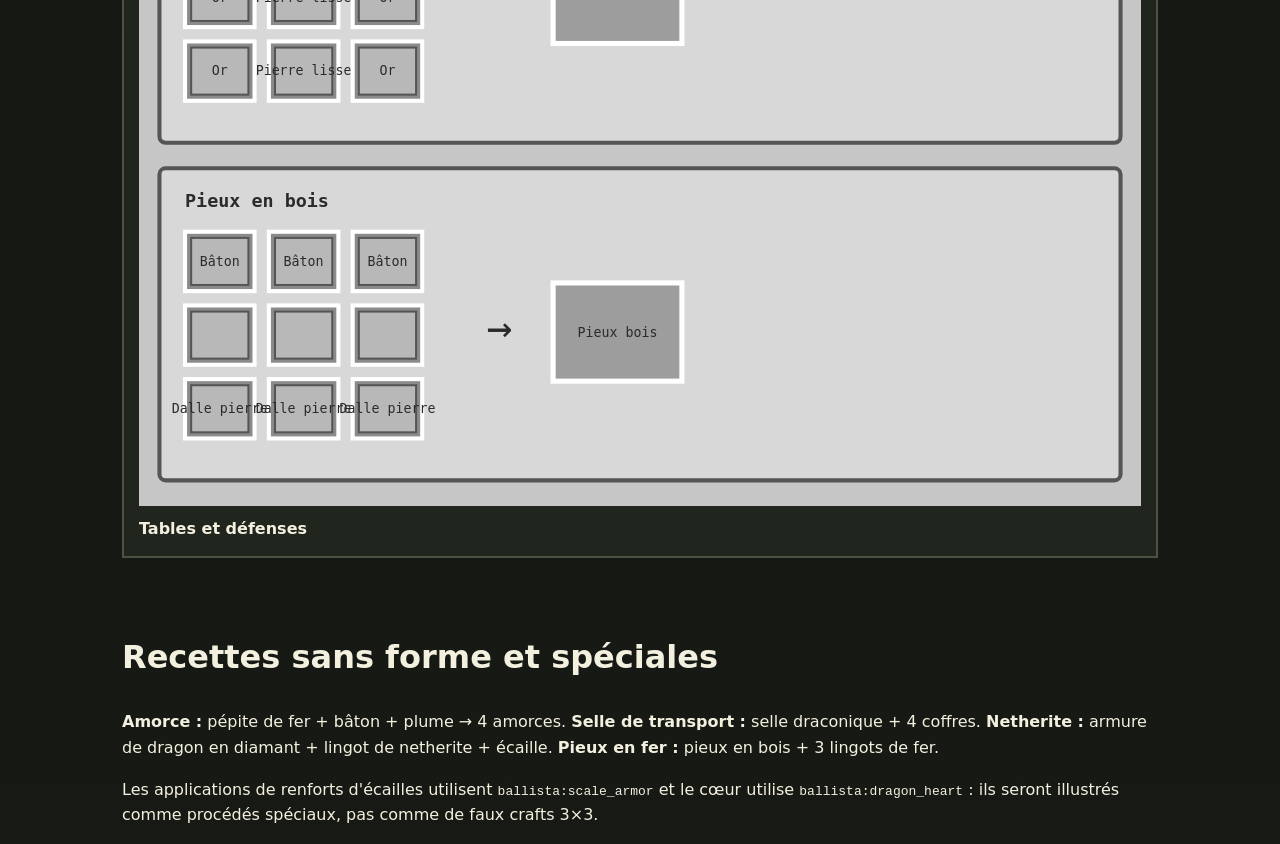
<file: site/recettes.html>
<!doctype html><html lang="fr"><head><meta charset="utf-8"><meta name="viewport" content="width=device-width,initial-scale=1"><title>Recettes — Dragons et bastions</title><link rel="stylesheet" href="style.css"></head><body><header><div class="wrap"><p class="eyebrow">RECETTES</p><h1>Crafts</h1><p><a href="index.html">← Accueil</a></p></div></header><main class="wrap"><p style="padding:14px;border:1px solid #888"><strong>🆕 Version 0.27.12 : <a href="recettes-0-27-12.html">les 32 recettes actuelles vérifiées dans le JAR</a></strong>. Les planches illustrées sur cette page proviennent du JAR historique.</p><h2>Fabrications 3×3</h2><p>Ces images représentent les emplacements exacts des recettes façonnées du JAR historique 0.27.1.</p><div class="crafts"><figure><img src="crafts/ballistes.svg"><figcaption>Les trois balistes</figcaption></figure><figure><img src="crafts/equipement-dragon.svg"><figcaption>Équipement draconique</figcaption></figure><figure><img src="crafts/tables-defenses.svg"><figcaption>Tables et défenses</figcaption></figure></div><h2>Recettes sans forme et spéciales</h2><p><b>Amorce :</b> pépite de fer + bâton + plume → 4 amorces. <b>Selle de transport :</b> selle draconique + 4 coffres. <b>Netherite :</b> armure de dragon en diamant + lingot de netherite + écaille. <b>Pieux en fer :</b> pieux en bois + 3 lingots de fer.</p><p>Les applications de renforts d'écailles utilisent <code>ballista:scale_armor</code> et le cœur utilise <code>ballista:dragon_heart</code> : ils seront illustrés comme procédés spéciaux, pas comme de faux crafts 3×3.</p></main></body></html>
</file>
<file: site/wiki.css>
:root{color-scheme:dark;--bg:#101410;--ink:#f2f0e4;--muted:#c0c6b8;--panel:#1c231c;--line:#435140;--accent:#e3b65c}*{box-sizing:border-box}html{scroll-behavior:smooth;scroll-padding-top:110px}body{margin:0;background:var(--bg);color:var(--ink);font:16px/1.65 system-ui,-apple-system,BlinkMacSystemFont,"Segoe UI",sans-serif}a{color:#f1cb78;text-underline-offset:4px}a:hover{color:#fff}a:focus-visible,input:focus-visible,summary:focus-visible{outline:3px solid var(--accent);outline-offset:4px}.skip{position:absolute;left:-1000px;top:12px;z-index:9;background:#fff;color:#000;padding:12px}.skip:focus{left:12px}.topbar{padding:18px max(22px,calc((100vw - 1190px)/2));display:flex;gap:24px;align-items:center;justify-content:space-between;background:#1b241a;border-bottom:1px solid var(--line)}.brand{font-weight:900;letter-spacing:.08em;text-decoration:none;color:var(--ink);font-size:17px}.brand span{color:var(--accent)}.version{font-size:13px;color:var(--muted);white-space:nowrap}.toc{position:sticky;top:0;z-index:5;display:flex;justify-content:center;gap:6px;flex-wrap:wrap;padding:10px 14px;background:#101710f5;border-bottom:1px solid var(--line);backdrop-filter:blur(10px)}.toc a{padding:5px 11px;font-size:14px;text-decoration:none;border:1px solid transparent}.toc a:hover{border-color:var(--line);background:var(--panel)}main{max-width:1240px;margin:auto;padding:0 24px}.intro{padding:54px 0 24px;max-width:1000px}h1{font-size:clamp(2.7rem,7.2vw,5.3rem);line-height:1.04;letter-spacing:-.045em;margin:14px 0 24px;font-weight:900}.eyebrow,.kicker{color:var(--accent);text-transform:uppercase;font-size:12px;font-weight:800;letter-spacing:.13em}.intro>p:not(.eyebrow){max-width:770px;font-size:18px}.stats{display:flex;gap:24px;flex-wrap:wrap;margin:28px 0}.stats span{color:var(--muted);font-size:13px}.stats b{display:block;color:var(--ink);font-size:25px;line-height:1.4}.notice{background:#252d20;border-left:4px solid var(--accent);padding:18px 22px;margin:24px 0;color:#e3e8d9}.search-label{display:block;margin-top:26px;font-size:15px;font-weight:700}input[type=search]{display:block;width:min(100%,590px);background:#1a231a;color:var(--ink);border:1px solid #718266;padding:13px 16px;font:inherit;margin-top:8px;border-radius:5px}.small,small{color:var(--muted);font-size:13px}.recipe-group{margin:40px 0 65px}h2{font-size:clamp(1.55rem,3.5vw,2.05rem);line-height:1.3;margin:28px 0 22px;font-weight:850;letter-spacing:-.02em}h3{font-size:19px;line-height:1.4;margin:8px 0 16px}.recipe-grid{display:grid;grid-template-columns:repeat(2,minmax(0,1fr));gap:22px;align-items:start}.recipe{min-width:0;background:var(--panel);border:1px solid var(--line);border-radius:8px;overflow:hidden}.recipe>h3{padding:0 20px;min-height:27px}.recipe>.kicker{padding:17px 20px 0;margin:0 0 7px}.recipe>a{display:block;background:#c6c6c6;margin:0 12px;line-height:0}.recipe img{display:block;width:100%;height:auto;image-rendering:pixelated}.recipe-text{padding:6px 20px 18px;font-size:15px}.recipe-text p{margin:13px 0}.materials{color:#d8dfce}.recipe[hidden],.object[hidden]{display:none!important}#catalogue{border-top:1px solid var(--line);padding-top:32px;margin-top:50px}.object-grid{display:grid;grid-template-columns:repeat(2,minmax(0,1fr));gap:16px;margin:24px 0 50px}.object{display:grid;grid-template-columns:100px minmax(0,1fr);gap:18px;align-items:start;background:var(--panel);border:1px solid var(--line);border-radius:6px;padding:20px}.object img{width:100px;height:100px;image-rendering:pixelated;object-fit:contain;background:#121a12;border-radius:4px}.object h3{margin-top:0}.object p{font-size:14px}.object code{font-size:11px;overflow-wrap:anywhere}.obtaining{font-size:13px!important;color:var(--muted)}.guide{max-width:960px;margin:64px auto;padding-top:12px;border-top:1px solid var(--line)}.guide p{max-width:84ch}.guide h3{margin-top:32px}.table-scroll{overflow-x:auto;margin:22px 0}table{width:100%;border-collapse:collapse;min-width:520px;background:var(--panel)}th,td{padding:12px 14px;border:1px solid var(--line);text-align:left;font-size:14px}th{color:var(--accent)}.figure{max-width:660px;margin:26px 0}.figure img{display:block;width:100%;height:auto;image-rendering:pixelated}.figure figcaption{font-size:13px;color:var(--muted);padding-top:12px}.heat{white-space:pre-wrap;font:15px/1.7 monospace;background:var(--panel);border:1px solid var(--line);padding:22px;max-width:480px}.steps{display:grid;grid-template-columns:repeat(3,minmax(0,1fr));gap:12px;margin:22px 0}.steps article{padding:18px;border:1px solid var(--line);background:var(--panel)}.steps strong,.steps span{display:block}.steps strong{font-size:24px;color:var(--accent)}.steps span{font-size:14px;color:var(--muted)}.tag{display:inline-block;font:11px/1.5 monospace;border:1px solid var(--line);padding:4px 8px;margin:3px;overflow-wrap:anywhere}details{padding:15px 20px;border:1px solid var(--line);background:var(--panel);margin:10px 0}summary{cursor:pointer;font-weight:700}code{overflow-wrap:anywhere}.sources code{font-size:12px}.page-footer{padding:32px 24px;text-align:center;border-top:1px solid var(--line);color:var(--muted);font-size:13px}@media(max-width:780px){main{padding:0 14px}.recipe-grid,.object-grid{grid-template-columns:1fr}.intro{padding-top:32px}.topbar{padding:14px}.version{display:none}.brand{font-size:14px}.toc{justify-content:flex-start;flex-wrap:nowrap;overflow-x:auto;white-space:nowrap;scrollbar-width:thin}.toc a{font-size:12px;padding:5px 9px}.recipe>a{margin:0 8px}.recipe h3{font-size:20px}.object{padding:15px;grid-template-columns:80px minmax(0,1fr);gap:14px}.object img{width:80px;height:80px}.stats{gap:18px}.steps{grid-template-columns:1fr}.notice{padding:15px}.guide{margin-top:42px}.recipe-group{margin-bottom:45px}}@media(prefers-reduced-motion:reduce){html{scroll-behavior:auto}}@media print{.topbar,.toc,input,.search-label,.skip{display:none}body{background:white;color:black}.recipe,.object,.guide{break-inside:avoid;color:black;background:white}.recipe-grid,.object-grid{display:block}.recipe,.object{margin:20px 0}.recipe img{max-width:520px}.kicker,.eyebrow,.small,small,a{color:#333}}

/* 0.27.10 : nouvelles sections ajoutées par tools/wiki_02710_fragment.html */
.v27-section{padding:38px 0;border-top:1px solid var(--line);margin:42px auto;max-width:1120px;scroll-margin-top:110px}
.v27-section>p{max-width:86ch}.v27-grid,.v27-forge-grid{display:grid;grid-template-columns:repeat(2,minmax(0,1fr));gap:18px}.v27-card,.v27-forge{min-width:0;background:var(--panel);padding:20px;border:1px solid var(--line);border-radius:9px}
.v27-card>img{image-rendering:pixelated;width:100px;height:100px;object-fit:contain;background:#0a130e;border-radius:6px;padding:10px}
.v27-card h3{margin:12px 0 7px}.v27-card p{font-size:14px;line-height:1.65}.v27-forge h3{display:flex;gap:12px;align-items:center}.v27-forge h3 img{image-rendering:pixelated;object-fit:contain}.v27-forge-line{display:flex;align-items:center;gap:10px;padding:12px;border:1px solid var(--line);border-radius:7px;flex-wrap:wrap;font-size:13px}.v27-forge-line span:first-child,.v27-forge-line span:nth-child(3){flex:1 1 130px}.v27-forge-line img{image-rendering:pixelated;object-fit:contain}
.v27-eggs,.v27-omen-gallery{display:flex;flex-wrap:wrap;gap:12px;margin:20px 0}.v27-eggs figure,.v27-omen-gallery figure{margin:0;background:var(--panel);border:1px solid var(--line);border-radius:8px;text-align:center;padding:12px;flex:1 1 125px}.v27-eggs img,.v27-omen-gallery img{image-rendering:pixelated;width:90px;height:90px;object-fit:contain}.v27-eggs figcaption,.v27-omen-gallery figcaption{font-size:12px;color:var(--muted);margin-top:7px}.v27-facts{display:grid;grid-template-columns:repeat(3,minmax(0,1fr));gap:12px;margin:20px 0}.v27-facts>div{padding:18px;background:var(--panel);border:1px solid var(--line);border-radius:8px}.v27-facts strong,.v27-facts span{display:block}.v27-facts strong{font-size:24px;color:var(--accent)}.v27-facts span{font-size:13px;color:var(--muted)}.v27-section table{min-width:520px}
@media(max-width:800px){.v27-grid,.v27-forge-grid{grid-template-columns:1fr}.v27-facts{grid-template-columns:1fr}.v27-section{padding-top:22px}}
</file>
<file: site/style.css>
:root{--bg:#10130f;--panel:#1c2119;--line:#4f5b43;--ink:#f3f0df;--muted:#b9bcae;--accent:#d7a84a}*{box-sizing:border-box}body{margin:0;background:linear-gradient(#10130f,#171a14);color:var(--ink);font-family:system-ui,sans-serif;line-height:1.6}.wrap{max-width:1080px;margin:auto;padding:0 22px}header{padding:70px 0 34px;border-bottom:4px solid #333a2c;background:#151913}h1{font-size:clamp(2.7rem,8vw,5.4rem);line-height:.95;margin:.1em 0;text-transform:uppercase;letter-spacing:-.05em}h2{font-size:2rem;margin-top:2.3em}.eyebrow{color:var(--accent);font-weight:800;letter-spacing:.12em}nav{display:flex;gap:10px;flex-wrap:wrap;margin-top:28px}a{color:#f1c96c}nav a,.button{padding:9px 14px;border:2px solid #6c774f;background:#22281d;text-decoration:none;color:var(--ink)}.cards{display:grid;grid-template-columns:repeat(auto-fit,minmax(190px,1fr));gap:12px}.cards article{padding:20px;background:var(--panel);border:2px solid var(--line)}.cards b,.cards span{display:block}.cards b{font-size:1.35rem}.cards span{color:var(--muted)}.crafts{display:grid;gap:20px}.crafts figure{margin:0;padding:15px;background:#20251d;border:2px solid #4a5340}.crafts img{width:100%;height:auto;display:block;image-rendering:pixelated;background:#c6c6c6}.crafts figcaption{padding-top:10px;font-weight:700}table{width:100%;border-collapse:collapse;background:var(--panel)}th,td{border:1px solid var(--line);padding:10px;text-align:left}.note{color:var(--muted)}footer{margin-top:70px;padding:30px 0;border-top:2px solid var(--line);color:var(--muted)}@media(max-width:600px){h1{font-size:3rem}.wrap{padding:0 14px}}
</file>
